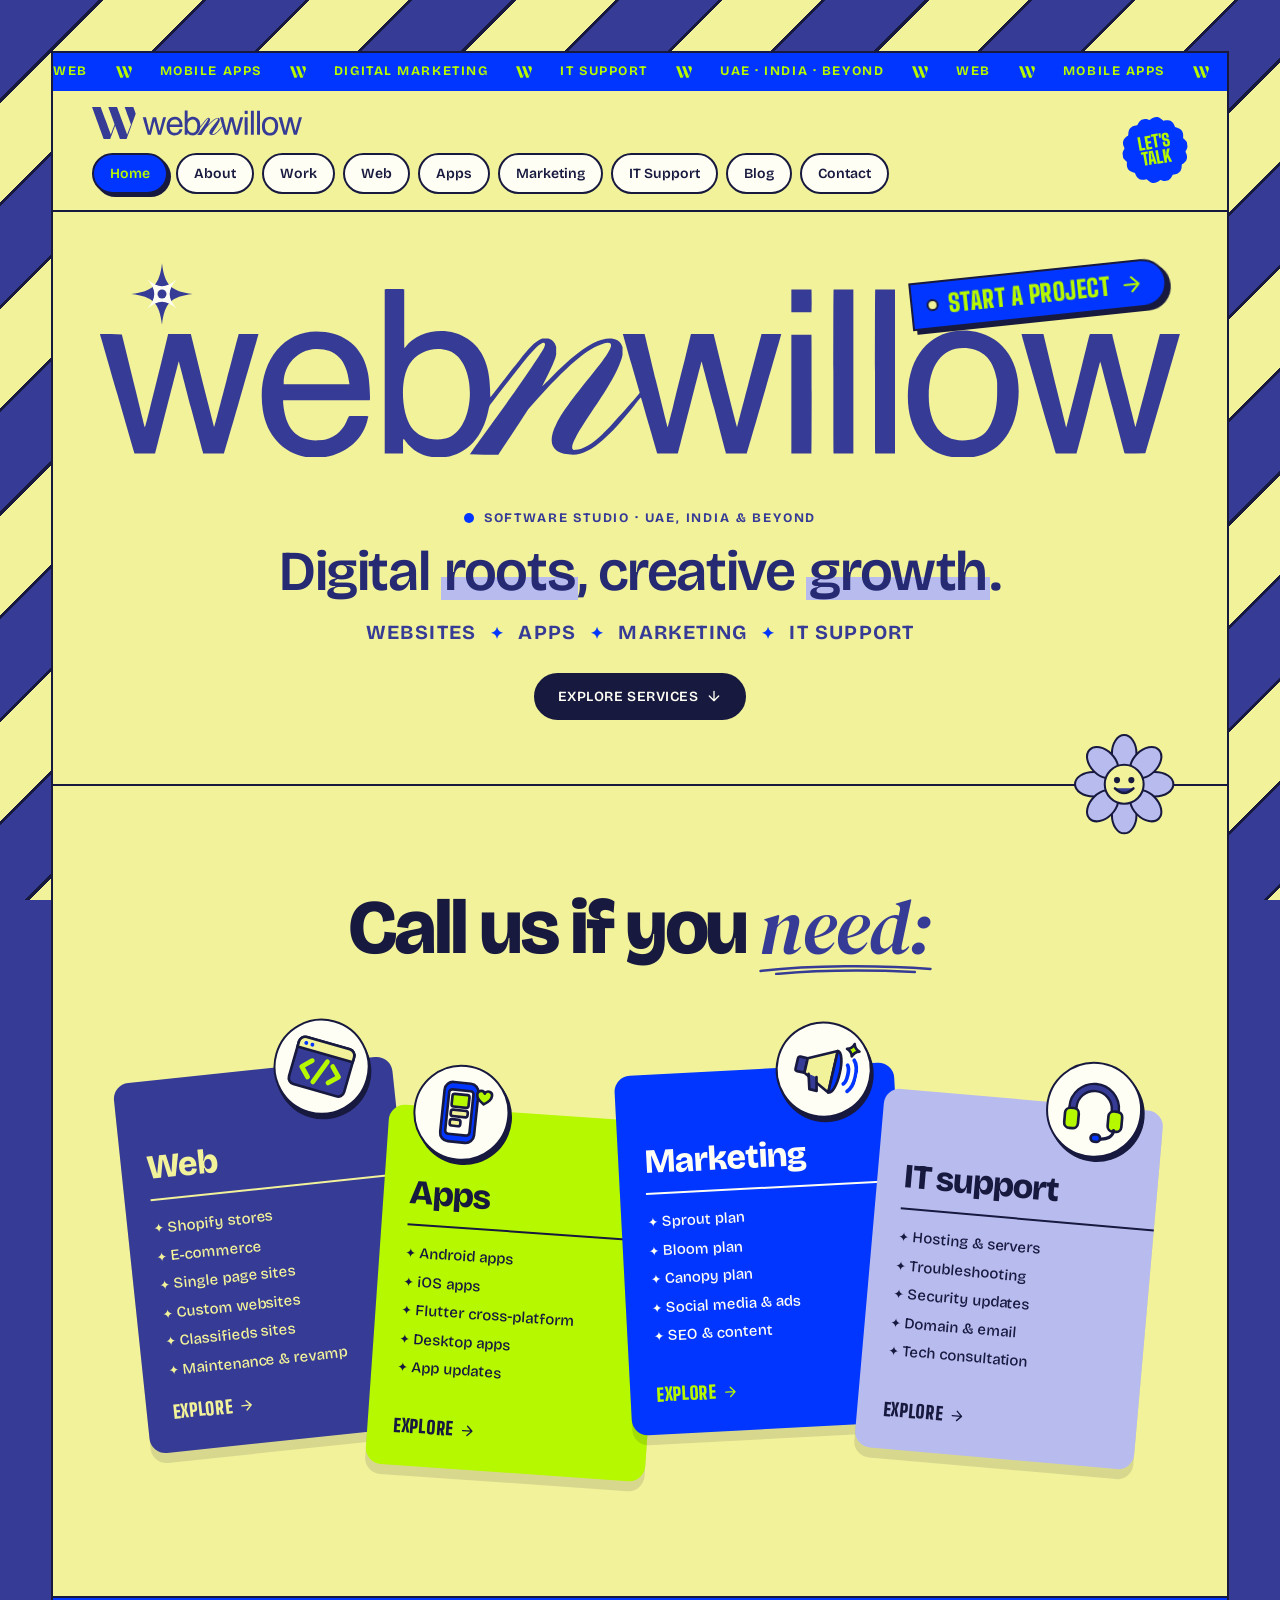
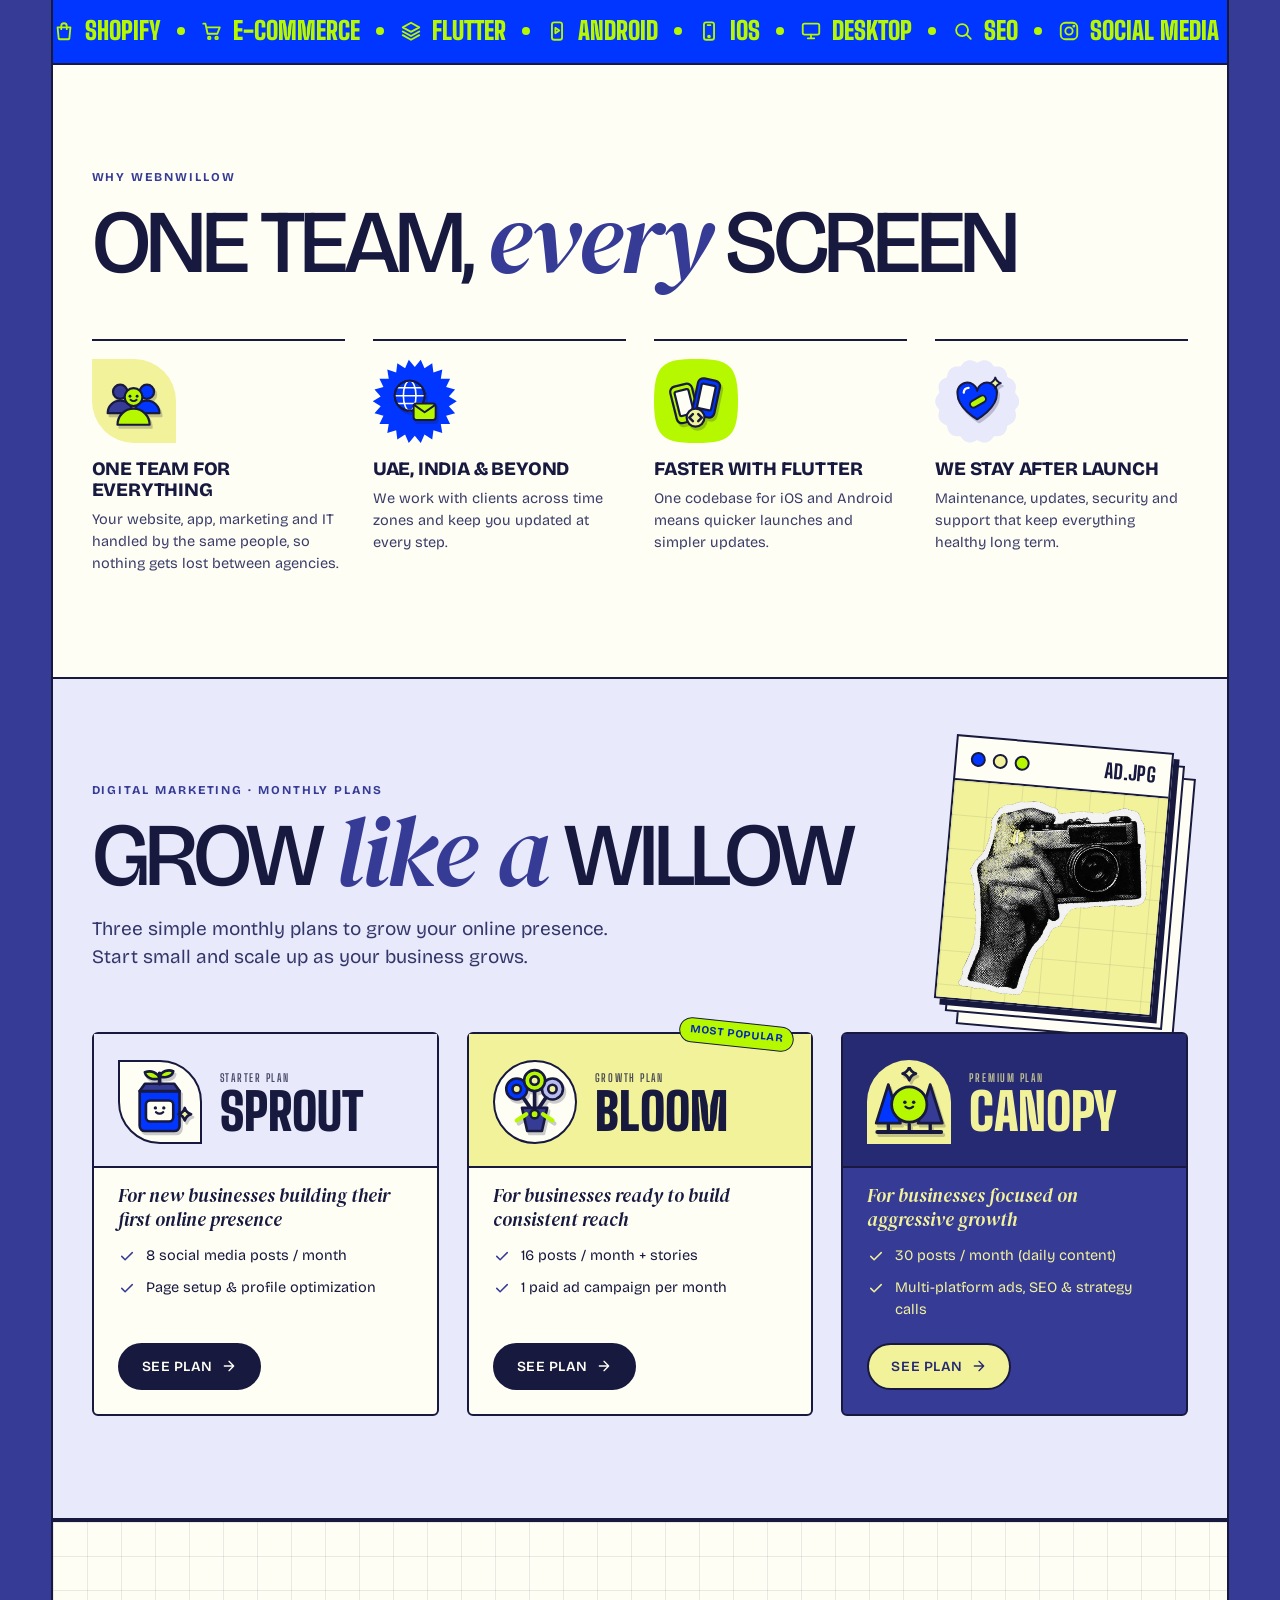
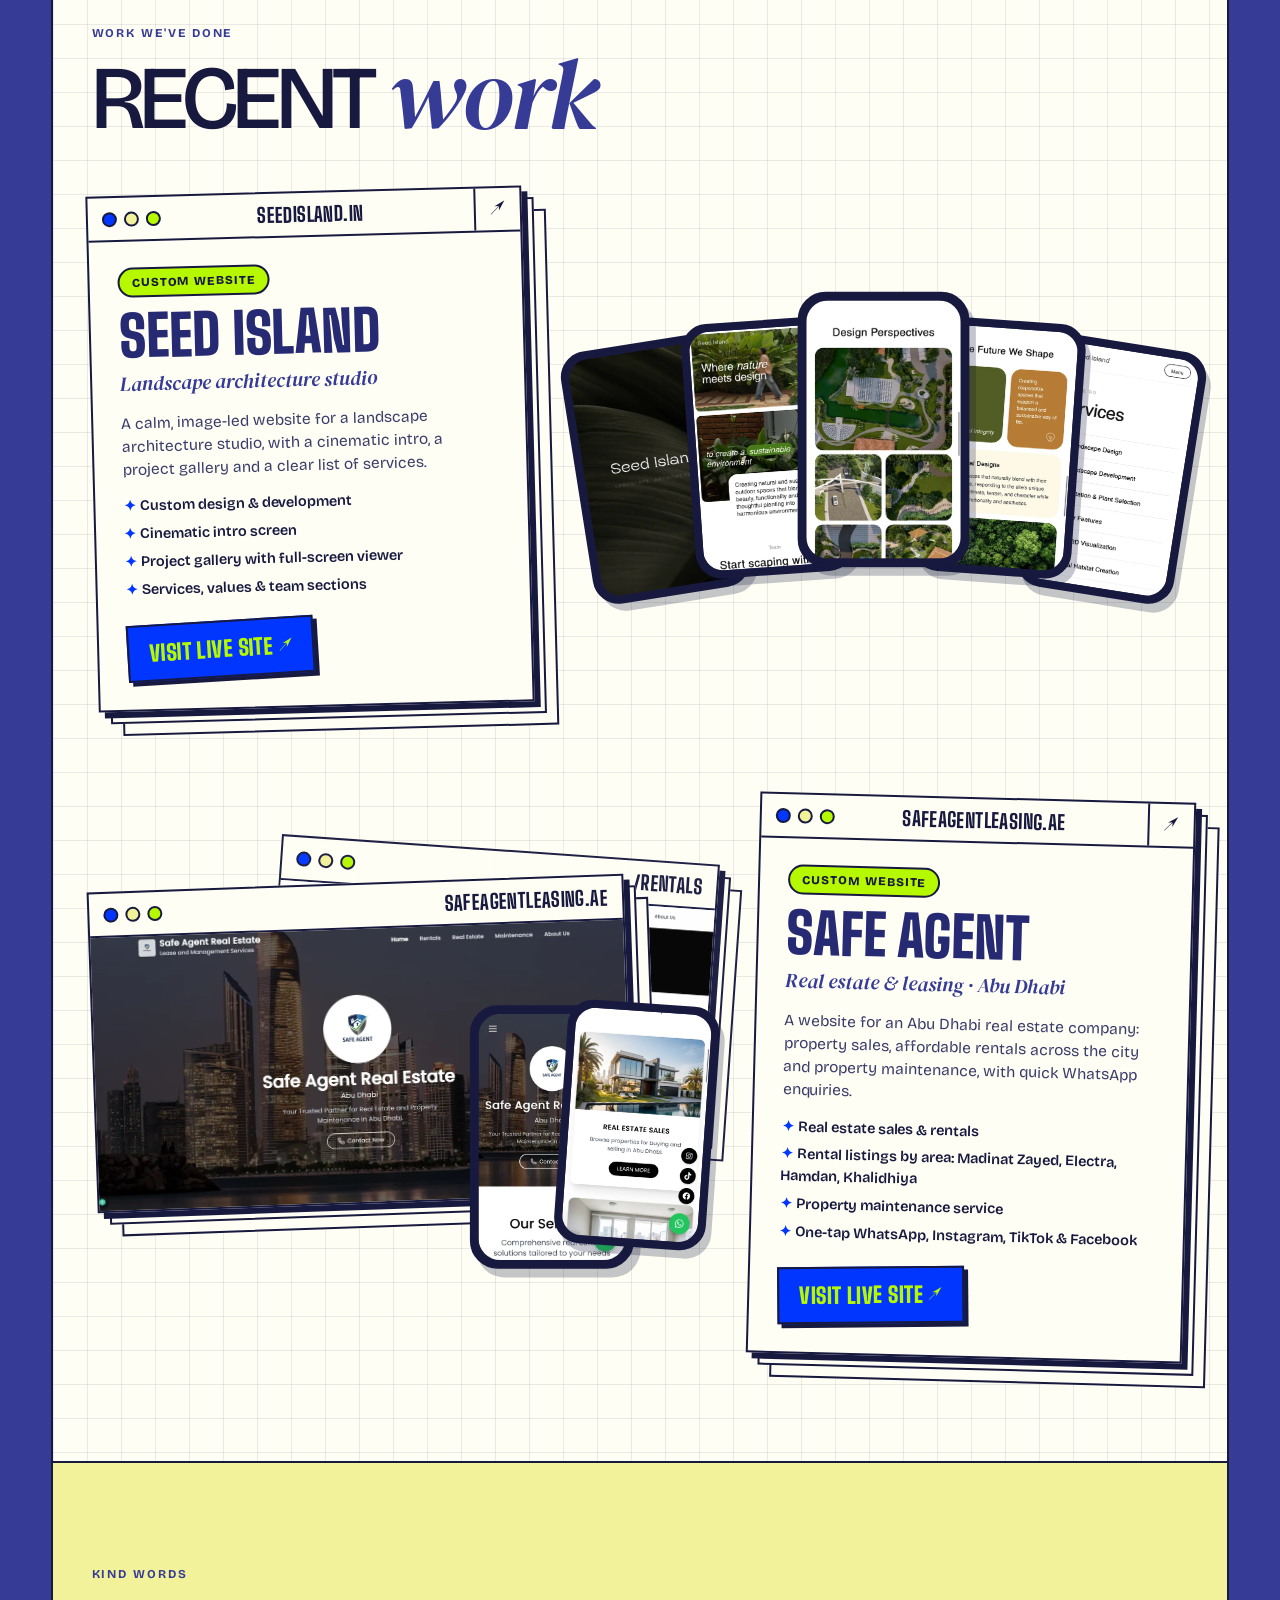
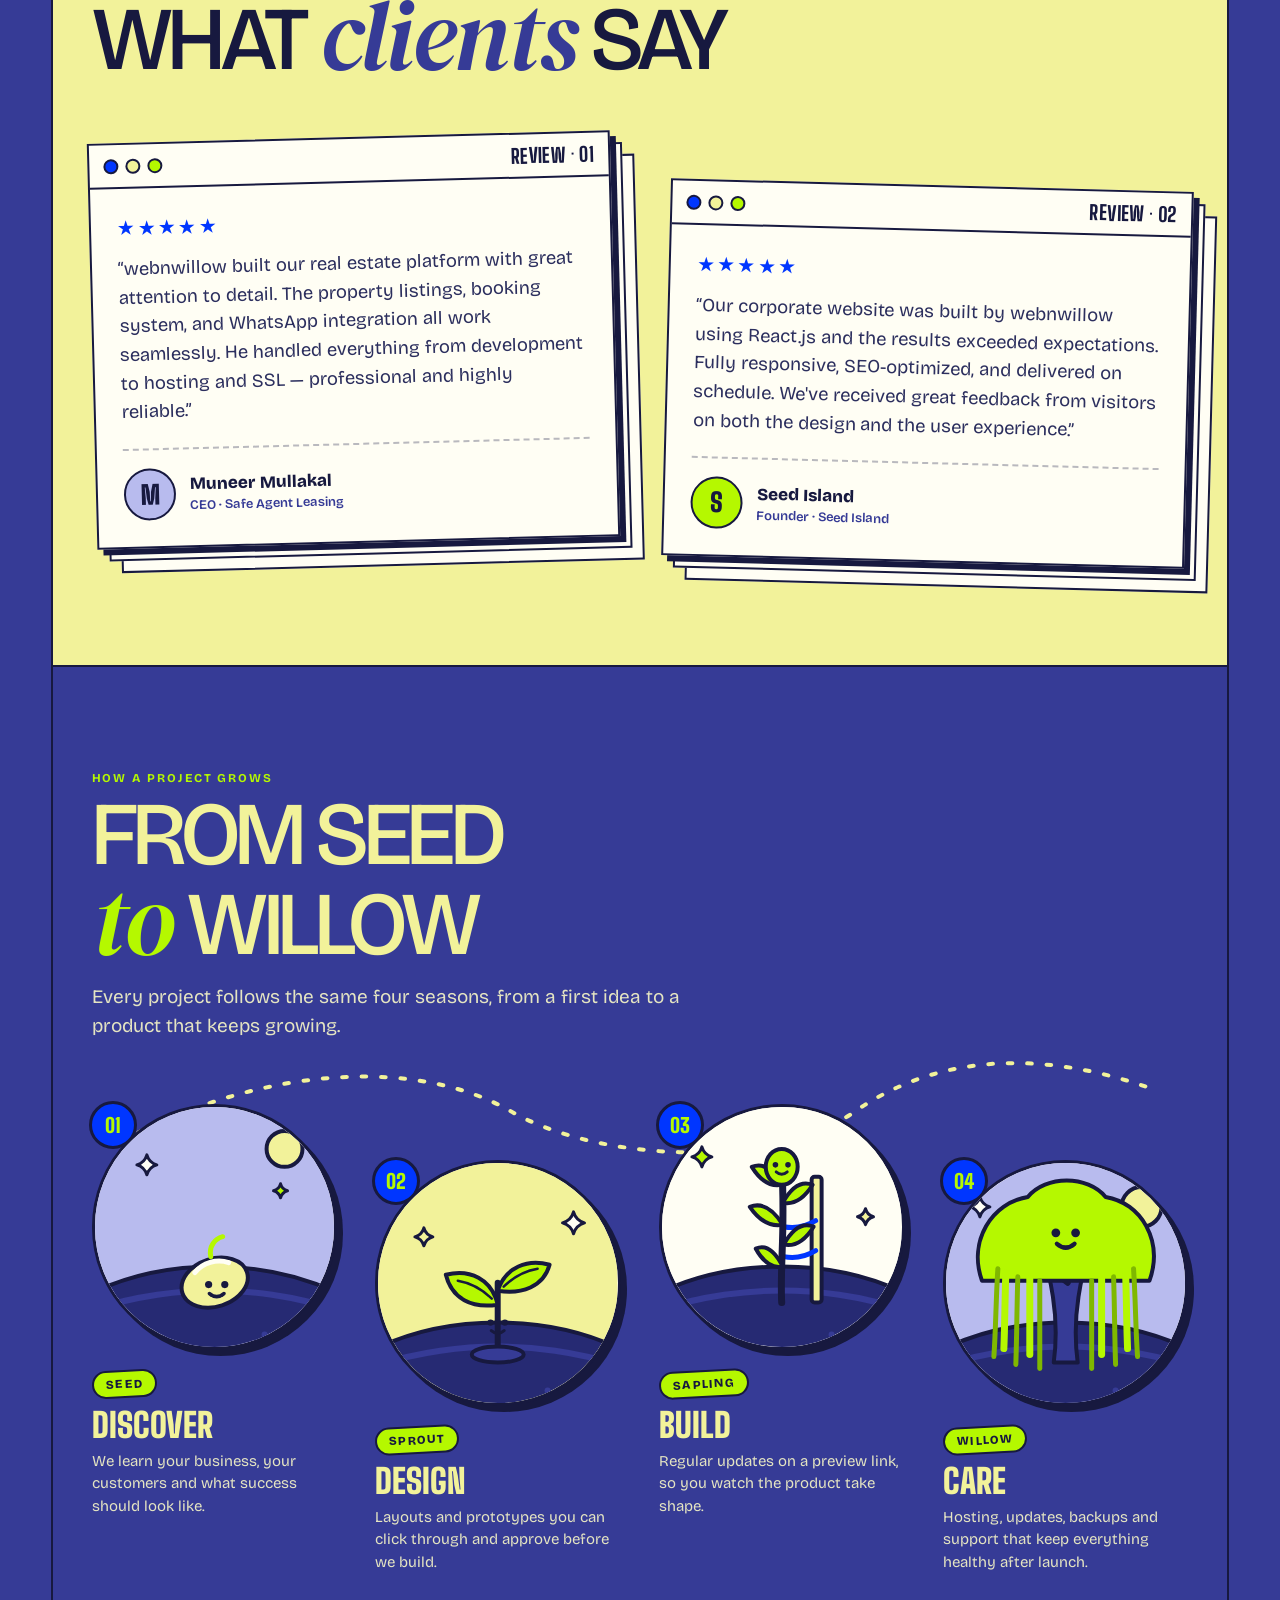
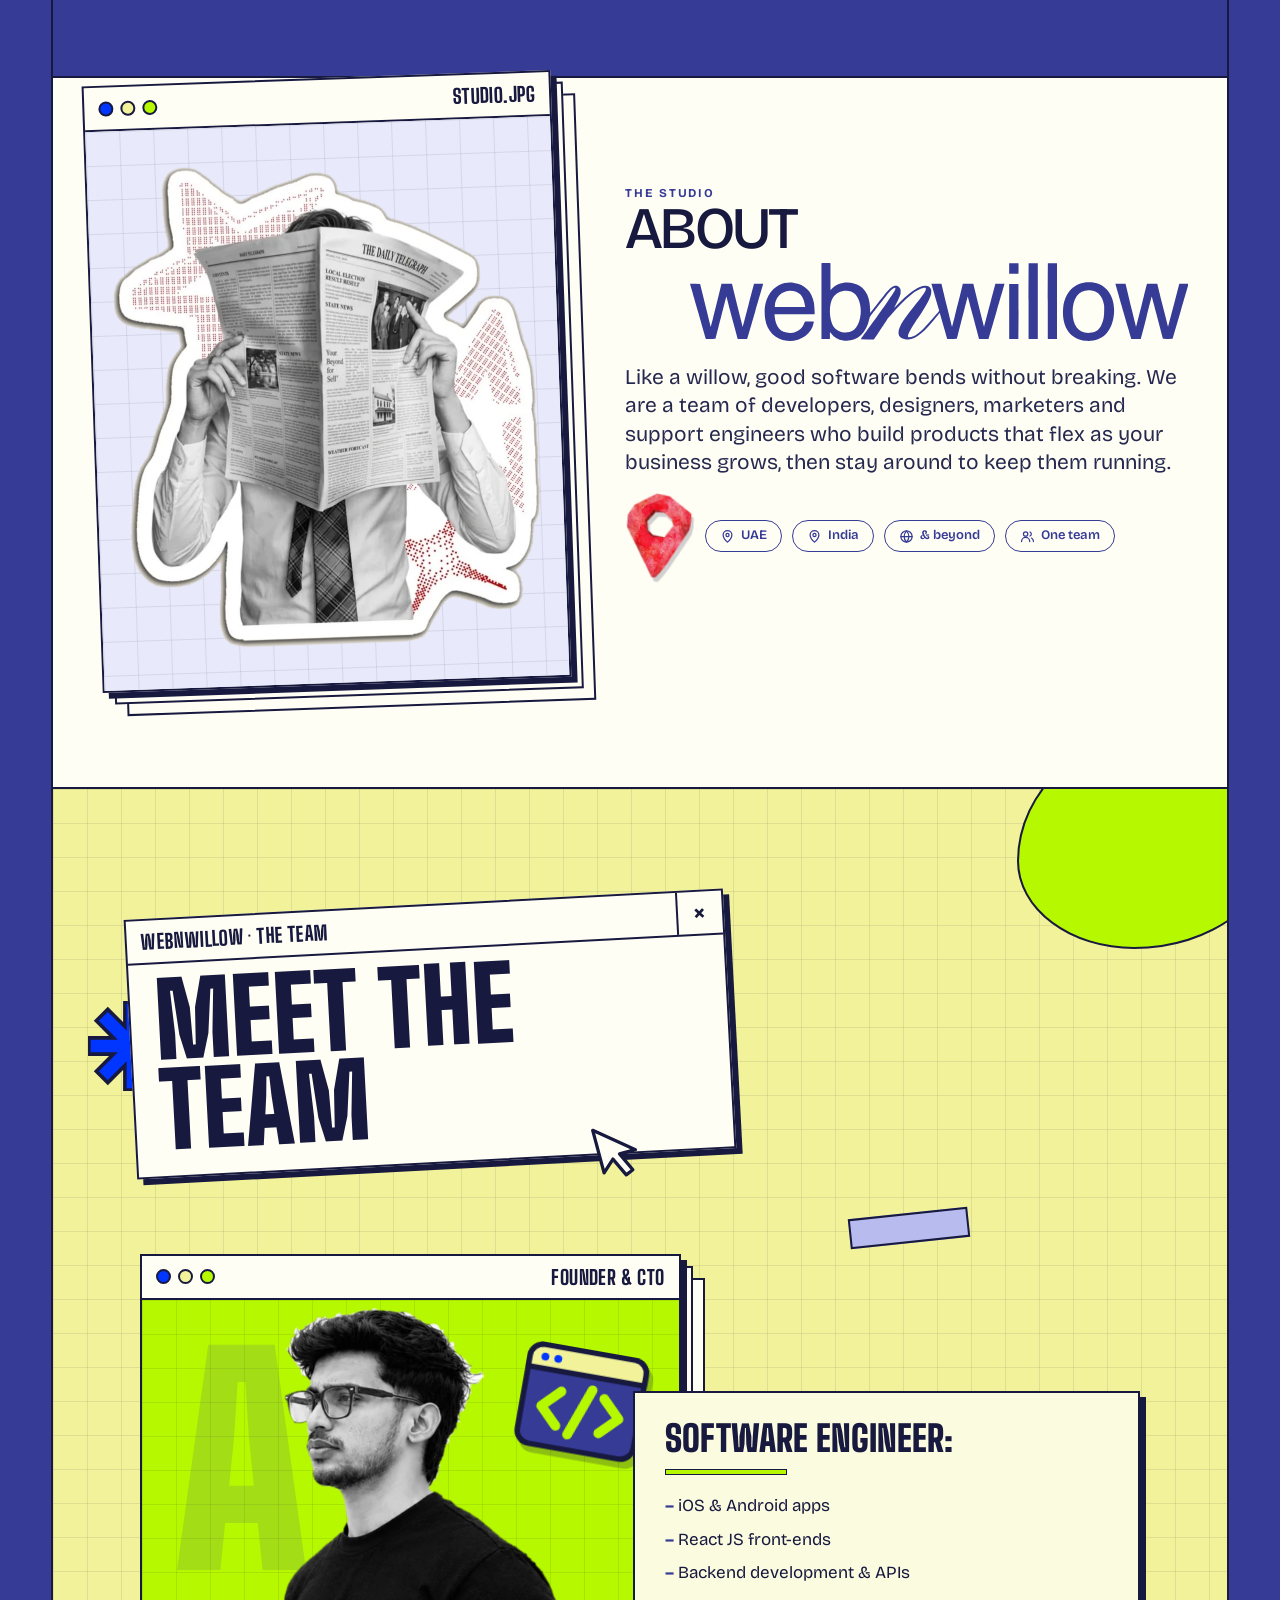
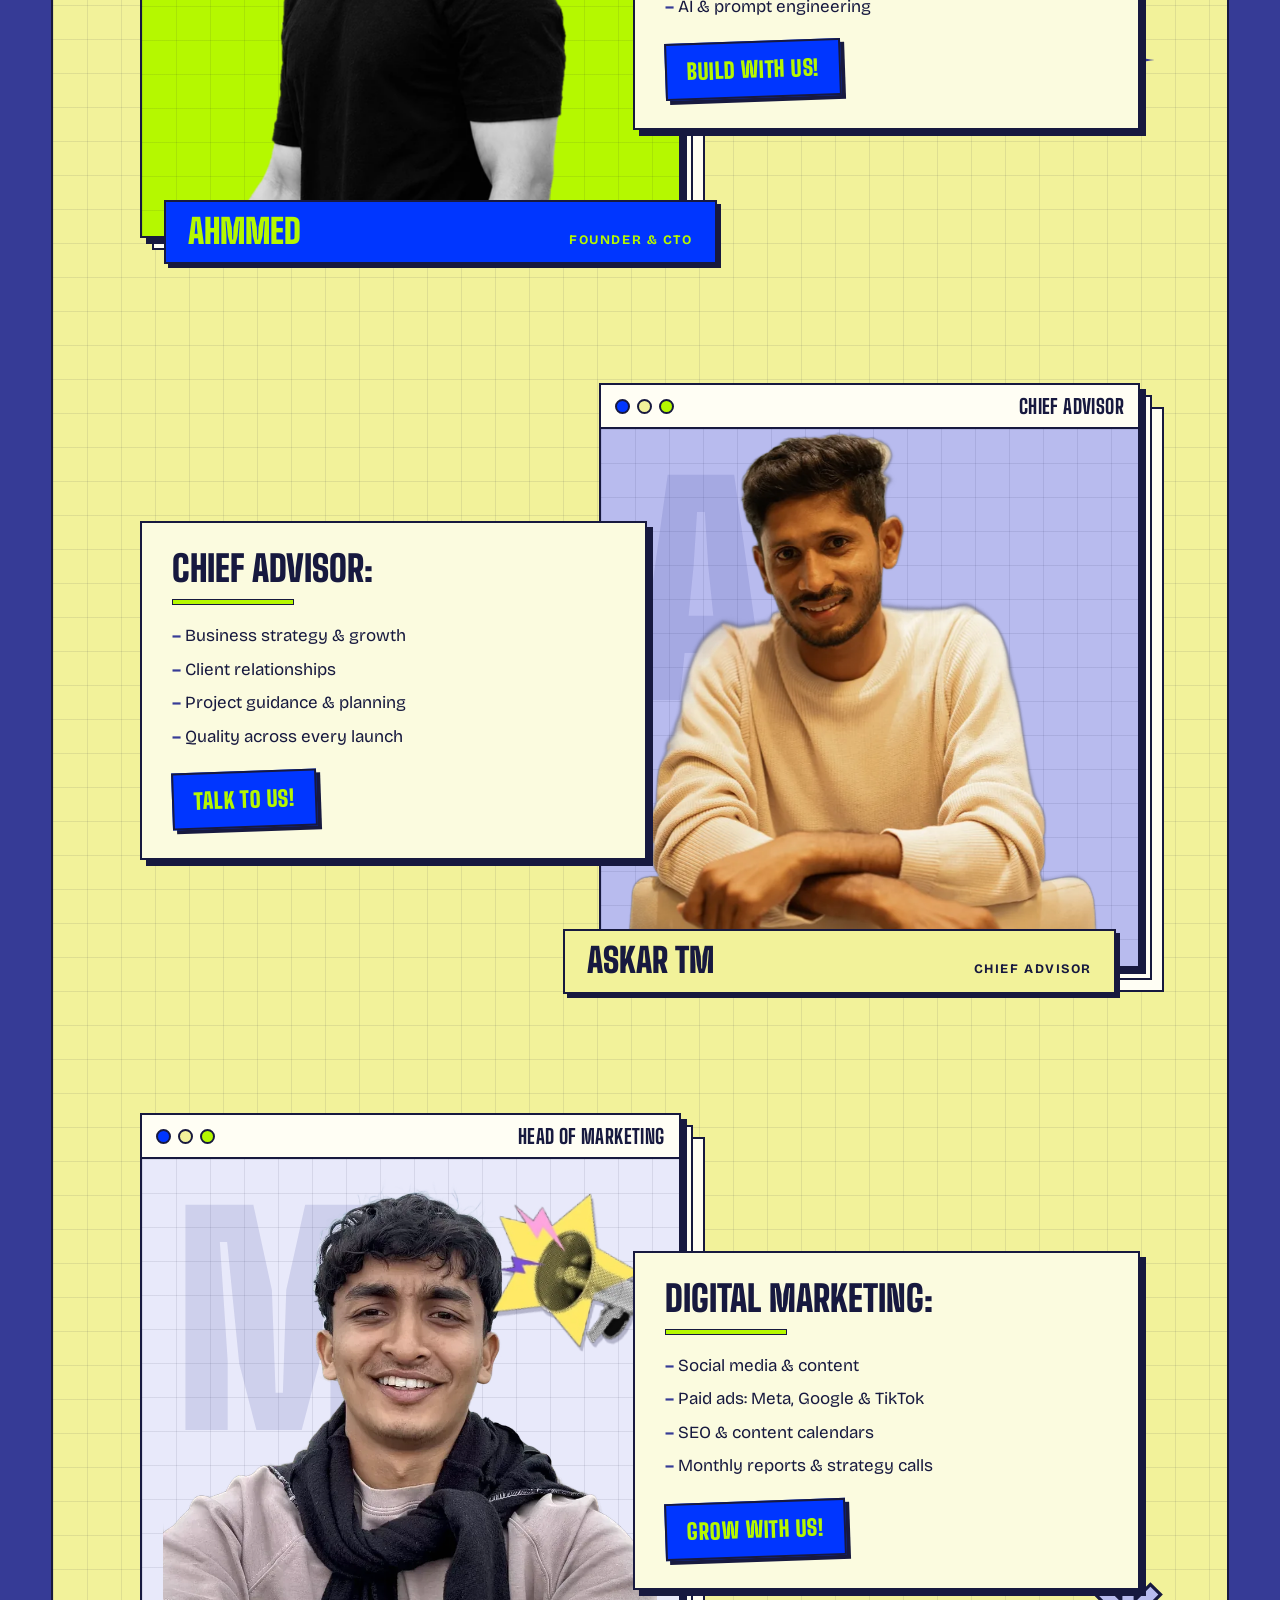
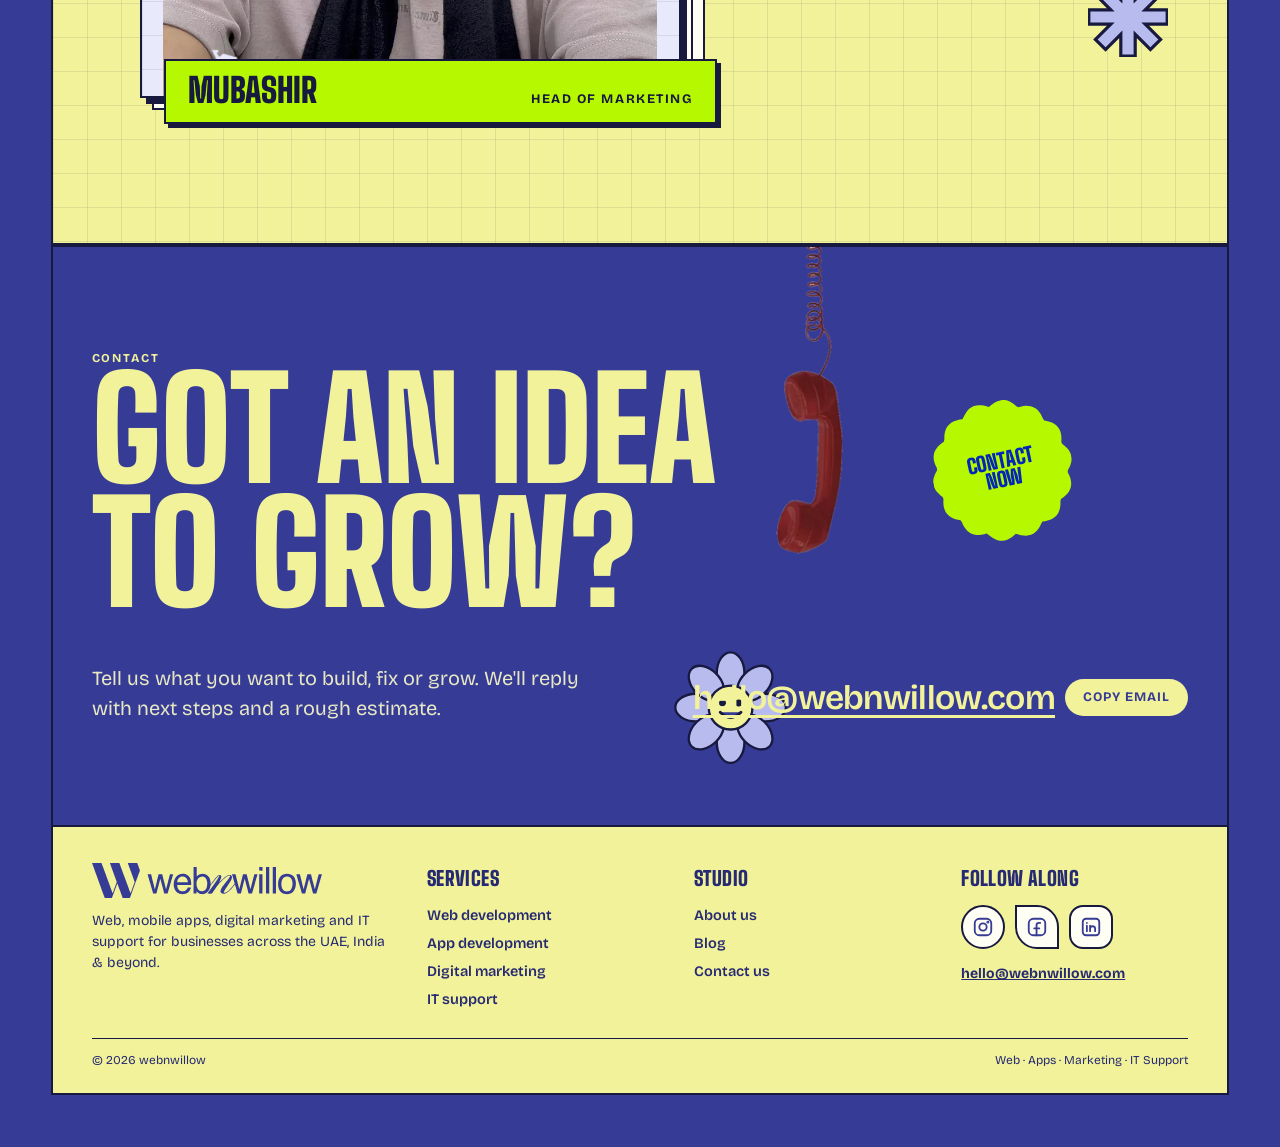
<file: index.html>
<!doctype html>
<html lang="en">
<head>
<meta charset="utf-8">
<meta name="viewport" content="width=device-width, initial-scale=1, viewport-fit=cover">
<title>webnwillow Studio</title>
<meta name="description" content="webnwillow - web development, mobile apps, digital marketing and IT support for businesses across the UAE, India and beyond.">
<link rel="icon" href="assets/webnwillow-mark.svg" type="image/svg+xml">
<link rel="preload" href="assets/fonts/bricolage-grotesque.woff2" as="font" type="font/woff2" crossorigin>
<link rel="preload" href="assets/fonts/big-shoulders-display.woff2" as="font" type="font/woff2" crossorigin>
<link rel="stylesheet" href="assets/css/site.css">
<script>try{if(!sessionStorage.getItem('wnw-intro')&&!matchMedia('(prefers-reduced-motion: reduce)').matches)document.documentElement.classList.add('intro-on')}catch(e){}</script>
</head>
<body data-page="home">
<div class="intro" id="intro" aria-hidden="true">
  <div class="intro-lock">
    <svg class="intro-mark" viewBox="1.2 1.2 80.6 59"><use href="#wmark"/></svg>
    <svg class="intro-logo" viewBox="1.2 1.2 371 58"><use href="#logo"/></svg>
  </div>
  <p class="intro-tag">Digital roots, creative growth.</p>
</div>
<div class="site">
  <div id="site-header"></div>

  <main>
    <section class="hero wrap">
      <svg class="spark" aria-hidden="true"><use href="#spark"/></svg>
      <div class="hero-logo">
        <h1><svg class="logo" role="img" aria-label="webnwillow"><use href="#logo"/></svg></h1>
        <a class="tag-cta" href="contact.html"><span class="hole" aria-hidden="true"></span>Start a project<svg aria-hidden="true"><use href="#i-arrow"/></svg></a>
      </div>
      <div class="hero-row">
        <div class="hero-copy">
          <p class="hero-kicker"><span class="dot"></span>Software studio · UAE, India &amp; beyond</p>
          <p class="hero-lede">Digital <mark>roots</mark>, creative <mark>growth</mark>.</p>
          <p class="hero-svc-line"><span>Websites</span><span>Apps</span><span>Marketing</span><span>IT support</span></p>
          <a class="pill-ink" href="#services">Explore services <svg aria-hidden="true" style="transform:rotate(90deg)"><use href="#i-arrow"/></svg></a>
        </div>
      </div>
      <svg class="flower" aria-hidden="true"><use href="#flower"/></svg>
    </section>

    <section class="svc-fan section wrap" id="services">
      <h2 class="fan-title">Call us if you <span class="n">need:</span></h2>
      <p class="swipe-hint m-only" aria-hidden="true">Swipe the cards →</p>
      <div class="fan">
        <a class="fan-card f-web" href="web-development.html" style="--r:-6deg">
          <span class="fan-sticker"><svg aria-hidden="true"><use href="#s-code"/></svg></span>
          <h3>Web</h3>
          <ul><li>Shopify stores</li><li>E-commerce</li><li>Single page sites</li><li>Custom websites</li><li>Classifieds sites</li><li>Maintenance &amp; revamp</li></ul>
          <span class="fan-go">Explore <svg aria-hidden="true"><use href="#i-arrow"/></svg></span>
        </a>
        <a class="fan-card f-apps" href="app-development.html" style="--r:4deg">
          <span class="fan-sticker"><svg aria-hidden="true"><use href="#s-phone"/></svg></span>
          <h3>Apps</h3>
          <ul><li>Android apps</li><li>iOS apps</li><li>Flutter cross-platform</li><li>Desktop apps</li><li>App updates</li></ul>
          <span class="fan-go">Explore <svg aria-hidden="true"><use href="#i-arrow"/></svg></span>
        </a>
        <a class="fan-card f-mkt" href="digital-marketing.html" style="--r:-3deg">
          <span class="fan-sticker"><svg aria-hidden="true"><use href="#s-megaphone"/></svg></span>
          <h3>Marketing</h3>
          <ul><li>Sprout plan</li><li>Bloom plan</li><li>Canopy plan</li><li>Social media &amp; ads</li><li>SEO &amp; content</li></ul>
          <span class="fan-go">Explore <svg aria-hidden="true"><use href="#i-arrow"/></svg></span>
        </a>
        <a class="fan-card f-it" href="it-support.html" style="--r:5deg">
          <span class="fan-sticker"><svg aria-hidden="true"><use href="#s-headset"/></svg></span>
          <h3>IT support</h3>
          <ul><li>Hosting &amp; servers</li><li>Troubleshooting</li><li>Security updates</li><li>Domain &amp; email</li><li>Tech consultation</li></ul>
          <span class="fan-go">Explore <svg aria-hidden="true"><use href="#i-arrow"/></svg></span>
        </a>
      </div>
    </section>

    <div class="tagband" aria-hidden="true">
      <div class="tagtrack">
        <span>
          <b class="tag"><svg><use href="#i-bag"/></svg>Shopify</b><span class="dot"></span>
          <b class="tag"><svg><use href="#i-cart"/></svg>E-commerce</b><span class="dot"></span>
          <b class="tag"><svg><use href="#i-layers"/></svg>Flutter</b><span class="dot"></span>
          <b class="tag"><svg><use href="#i-android"/></svg>Android</b><span class="dot"></span>
          <b class="tag"><svg><use href="#i-ios"/></svg>iOS</b><span class="dot"></span>
          <b class="tag"><svg><use href="#i-desktop"/></svg>Desktop</b><span class="dot"></span>
          <b class="tag"><svg><use href="#i-search"/></svg>SEO</b><span class="dot"></span>
          <b class="tag"><svg><use href="#i-instagram"/></svg>Social media</b><span class="dot"></span>
          <b class="tag"><svg><use href="#i-shield"/></svg>Security</b><span class="dot"></span>
          <b class="tag"><svg><use href="#i-globe"/></svg>Domains &amp; email</b><span class="dot"></span>
        </span>
        <span>
          <b class="tag"><svg><use href="#i-bag"/></svg>Shopify</b><span class="dot"></span>
          <b class="tag"><svg><use href="#i-cart"/></svg>E-commerce</b><span class="dot"></span>
          <b class="tag"><svg><use href="#i-layers"/></svg>Flutter</b><span class="dot"></span>
          <b class="tag"><svg><use href="#i-android"/></svg>Android</b><span class="dot"></span>
          <b class="tag"><svg><use href="#i-ios"/></svg>iOS</b><span class="dot"></span>
          <b class="tag"><svg><use href="#i-desktop"/></svg>Desktop</b><span class="dot"></span>
          <b class="tag"><svg><use href="#i-search"/></svg>SEO</b><span class="dot"></span>
          <b class="tag"><svg><use href="#i-instagram"/></svg>Social media</b><span class="dot"></span>
          <b class="tag"><svg><use href="#i-shield"/></svg>Security</b><span class="dot"></span>
          <b class="tag"><svg><use href="#i-globe"/></svg>Domains &amp; email</b><span class="dot"></span>
        </span>
      </div>
    </div>

    <section class="section wrap">
      <div class="eyebrow">Why webnwillow</div>
      <h2 class="big">One team, <span class="n">every</span> screen</h2>
      <div class="why">
        <article>
          <div class="ico leaf" style="--bg:var(--butter)"><svg aria-hidden="true"><use href="#s-users"/></svg></div>
          <h3>One team for everything</h3>
          <p>Your website, app, marketing and IT handled by the same people, so nothing gets lost between agencies.</p>
        </article>
        <article>
          <div class="ico shape-burst" style="--bg:var(--blue);--fg:var(--lime)"><svg aria-hidden="true"><use href="#s-globe"/></svg></div>
          <h3>UAE, India &amp; beyond</h3>
          <p>We work with clients across time zones and keep you updated at every step.</p>
        </article>
        <article>
          <div class="ico squircle" style="--bg:var(--lime)"><svg aria-hidden="true"><use href="#s-layers"/></svg></div>
          <h3>Faster with Flutter</h3>
          <p>One codebase for iOS and Android means quicker launches and simpler updates.</p>
        </article>
        <article>
          <div class="ico shape-scallop" style="--bg:var(--mist)"><svg aria-hidden="true"><use href="#s-heart"/></svg></div>
          <h3>We stay after launch</h3>
          <p>Maintenance, updates, security and support that keep everything healthy long term.</p>
        </article>
      </div>
    </section>

    <section class="section wrap svcs-bg plans-sec" style="border-block:var(--line)">
      <div class="plans-cam win-stack" aria-hidden="true"><div class="win"><div class="win-bar"><span class="dots"><i></i><i></i><i></i></span><b>ad.jpg</b></div><div class="plans-cam-body grid-bg"><img loading="lazy" decoding="async" src="assets/img/camera-sticker.webp?v=1" alt="" width="746" height="760"></div></div></div>
      <div class="eyebrow">Digital marketing · Monthly plans</div>
      <h2 class="big">Grow <span class="n">like a</span> willow</h2>
      <p class="lede">Three simple monthly plans to grow your online presence. Start small and scale up as your business grows.</p>
      <p class="swipe-hint m-only" aria-hidden="true">Swipe to see all plans →</p>
      <div class="plans">
        <article class="plan p1">
          <div class="top"><div class="ico leaf bordered" style="--bg:var(--paper)"><svg aria-hidden="true"><use href="#s-packet"/></svg></div><div><div class="tier">Starter plan</div><h3 class="cond">Sprout</h3></div></div>
          <p class="for">For new businesses building their first online presence</p>
          <ul><li><svg aria-hidden="true"><use href="#i-check"/></svg>8 social media posts / month</li><li><svg aria-hidden="true"><use href="#i-check"/></svg>Page setup &amp; profile optimization</li></ul>
          <a class="pill-ink cta-pill" href="digital-marketing.html">See plan <svg aria-hidden="true"><use href="#i-arrow"/></svg></a>
        </article>
        <article class="plan p2">
          <span class="sticker">Most popular</span>
          <div class="top"><div class="ico disc bordered" style="--bg:var(--paper)"><svg aria-hidden="true"><use href="#s-bouquet"/></svg></div><div><div class="tier">Growth plan</div><h3 class="cond">Bloom</h3></div></div>
          <p class="for">For businesses ready to build consistent reach</p>
          <ul><li><svg aria-hidden="true"><use href="#i-check"/></svg>16 posts / month + stories</li><li><svg aria-hidden="true"><use href="#i-check"/></svg>1 paid ad campaign per month</li></ul>
          <a class="pill-ink cta-pill" href="digital-marketing.html">See plan <svg aria-hidden="true"><use href="#i-arrow"/></svg></a>
        </article>
        <article class="plan p3">
          <div class="top"><div class="ico arch" style="--bg:var(--butter)"><svg aria-hidden="true"><use href="#s-forest"/></svg></div><div><div class="tier">Premium plan</div><h3 class="cond">Canopy</h3></div></div>
          <p class="for">For businesses focused on aggressive growth</p>
          <ul><li><svg aria-hidden="true"><use href="#i-check"/></svg>30 posts / month (daily content)</li><li><svg aria-hidden="true"><use href="#i-check"/></svg>Multi-platform ads, SEO &amp; strategy calls</li></ul>
          <a class="pill-ink pill-butter cta-pill" href="digital-marketing.html">See plan <svg aria-hidden="true"><use href="#i-arrow"/></svg></a>
        </article>
      </div>
    </section>

    <section class="work section wrap grid-bg" id="work">
      <div class="eyebrow">Work we've done</div>
      <h2 class="big">Recent <span class="n">work</span></h2>
      <article class="case">
        <div class="win-stack case-info">
          <div class="win">
            <div class="win-bar"><span class="dots"><i></i><i></i><i></i></span><b>seedisland.in</b><span class="x" aria-hidden="true">↗</span></div>
            <div class="case-body">
              <span class="case-tag">Custom website</span>
              <h3>Seed Island</h3>
              <p class="case-sub">Landscape architecture studio</p>
              <p>A calm, image-led website for a landscape architecture studio, with a cinematic intro, a project gallery and a clear list of services.</p>
              <ul>
                <li>Custom design &amp; development</li>
                <li>Cinematic intro screen</li>
                <li>Project gallery with full-screen viewer</li>
                <li>Services, values &amp; team sections</li>
              </ul>
              <a class="btn-tag" href="https://seedisland.in/" target="_blank" rel="noopener">Visit live site ↗</a>
            </div>
          </div>
        </div>
        <div class="case-phones" aria-label="Screens from the Seed Island website"><figure class="phone"><img loading="lazy" src="assets/img/work-seed-intro.webp?v=1" alt="Seed Island intro screen with the logo on dark leaves" width="420" height="703"></figure><figure class="phone"><img loading="lazy" src="assets/img/work-seed-home.webp?v=1" alt="Seed Island home page: Where nature meets design" width="420" height="703"></figure><figure class="phone"><img loading="lazy" src="assets/img/work-seed-gallery.webp?v=1" alt="Seed Island Design Perspectives gallery of landscape renders" width="420" height="703"></figure><figure class="phone"><img loading="lazy" src="assets/img/work-seed-values.webp?v=1" alt="Seed Island The Future We Shape values section" width="420" height="703"></figure><figure class="phone"><img loading="lazy" src="assets/img/work-seed-services.webp?v=1" alt="Seed Island services list" width="420" height="703"></figure></div>
      </article>
      <article class="case case-flip">
        <div class="win-stack case-info">
          <div class="win">
            <div class="win-bar"><span class="dots"><i></i><i></i><i></i></span><b>safeagentleasing.ae</b><span class="x" aria-hidden="true">↗</span></div>
            <div class="case-body">
              <span class="case-tag">Custom website</span>
              <h3>Safe Agent</h3>
              <p class="case-sub">Real estate &amp; leasing · Abu Dhabi</p>
              <p>A website for an Abu Dhabi real estate company: property sales, affordable rentals across the city and property maintenance, with quick WhatsApp enquiries.</p>
              <ul>
                <li>Real estate sales &amp; rentals</li>
                <li>Rental listings by area: Madinat Zayed, Electra, Hamdan, Khalidhiya</li>
                <li>Property maintenance service</li>
                <li>One-tap WhatsApp, Instagram, TikTok &amp; Facebook</li>
              </ul>
              <a class="btn-tag" href="https://safeagentleasing.ae/" target="_blank" rel="noopener">Visit live site ↗</a>
            </div>
          </div>
        </div>
        <div class="case-art sa-art">
          <div class="win-stack sa-back"><div class="win"><div class="win-bar"><span class="dots"><i></i><i></i><i></i></span><b>/rentals</b></div><img loading="lazy" src="assets/img/work-safe-d-rentals.webp?v=1" alt="Safe Agent rental properties page with Abu Dhabi areas" width="1100" height="566"></div></div>
          <div class="win-stack sa-front"><div class="win"><div class="win-bar"><span class="dots"><i></i><i></i><i></i></span><b>safeagentleasing.ae</b></div><img loading="lazy" src="assets/img/work-safe-d-home.webp?v=1" alt="Safe Agent Real Estate home page over the Abu Dhabi skyline at night" width="1100" height="563"></div></div>
          <figure class="phone sa-p1"><img loading="lazy" src="assets/img/work-safe-m-home.webp?v=1" alt="Safe Agent home page on a phone" width="420" height="703"></figure>
          <figure class="phone sa-p2"><img loading="lazy" src="assets/img/work-safe-m-sales.webp?v=1" alt="Safe Agent real estate sales service on a phone" width="420" height="703"></figure>
        </div>
      </article>
    </section>

    <section class="testi section wrap" id="testimonials">
      <div class="eyebrow">Kind words</div>
      <h2 class="big">What <span class="n">clients</span> say</h2>
      <div class="testi-grid">
        <figure class="win-stack testi-card">
          <div class="win">
            <div class="win-bar"><span class="dots"><i></i><i></i><i></i></span><b>Review · 01</b></div>
            <div class="testi-body">
              <span class="testi-stars" aria-label="5 out of 5 stars">★★★★★</span>
              <blockquote>“webnwillow built our real estate platform with great attention to detail. The property listings, booking system, and WhatsApp integration all work seamlessly. He handled everything from development to hosting and SSL — professional and highly reliable.”</blockquote>
              <figcaption><span class="testi-av" aria-hidden="true">M</span><span><b>Muneer Mullakal</b><small>CEO · Safe Agent Leasing</small></span></figcaption>
            </div>
          </div>
        </figure>
        <figure class="win-stack testi-card">
          <div class="win">
            <div class="win-bar"><span class="dots"><i></i><i></i><i></i></span><b>Review · 02</b></div>
            <div class="testi-body">
              <span class="testi-stars" aria-label="5 out of 5 stars">★★★★★</span>
              <blockquote>“Our corporate website was built by webnwillow using React.js and the results exceeded expectations. Fully responsive, SEO-optimized, and delivered on schedule. We've received great feedback from visitors on both the design and the user experience.”</blockquote>
              <figcaption><span class="testi-av" aria-hidden="true" style="background:var(--lime)">S</span><span><b>Seed Island</b><small>Founder · Seed Island</small></span></figcaption>
            </div>
          </div>
        </figure>
      </div>
    </section>

    <section class="grow section wrap" id="process">
      <div class="grow-head">
        <div class="eyebrow">How a project grows</div>
        <h2 class="big">From seed <span class="n">to</span> willow</h2>
        <p class="lede">Every project follows the same four seasons, from a first idea to a product that keeps growing.</p>
      </div>
      <svg class="grow-path" viewBox="0 0 1000 120" preserveAspectRatio="none" aria-hidden="true"><path d="M20 90C160 10 300 10 380 60S620 120 700 60 880 0 980 40" fill="none" stroke="#F2F29A" stroke-width="4" stroke-dasharray="4 14" stroke-linecap="round"/></svg>
      <p class="swipe-hint m-only light" aria-hidden="true">Swipe through the seasons →</p>
      <ol class="grow-list">
        <li class="grow-step">
          <div class="grow-pic"><svg class="gstage" viewBox="0 0 240 240" role="img" aria-label="A smiling seed resting in the soil"><rect width="240" height="240" fill="#B8BBEE"/><g stroke="#17193F" stroke-width="4" stroke-linejoin="round" stroke-linecap="round"><path d="M52 48Q54.2 55.8 62 58Q54.2 60.2 52 68Q49.8 60.2 42 58Q49.8 55.8 52 48Z" fill="#FFFEF4" stroke-width="3"/><path d="M186 77Q187.54 82.46 193 84Q187.54 85.54 186 91Q184.46 85.54 179 84Q184.46 82.46 186 77Z" fill="#B5F800" stroke-width="3"/><circle cx="190" cy="42" r="18" fill="#F2F29A"/><path d="M-10 190c50-26 100-30 130-30s80 4 130 30v70H-10z" fill="#262A73"/><path d="M-10 206c50-18 100-22 130-22s80 4 130 22" fill="none" stroke="#363B96" stroke-width="6"/><circle cx="40" cy="222" r="3" fill="#363B96" stroke="none"/><circle cx="70" cy="236" r="3" fill="#363B96" stroke="none"/><circle cx="170" cy="228" r="3" fill="#363B96" stroke="none"/><circle cx="200" cy="216" r="3" fill="#363B96" stroke="none"/><circle cx="120" cy="244" r="3" fill="#363B96" stroke="none"/><ellipse cx="120" cy="176" rx="34" ry="24" fill="#F2F29A" transform="rotate(-18 120 176)"/><path d="M100 166c8-10 22-14 34-10" fill="none" stroke="#FFFEF4" stroke-width="5"/><circle cx="113.9" cy="178" r="3.6" fill="#17193F" stroke="none"/><circle cx="130.1" cy="178" r="3.6" fill="#17193F" stroke="none"/><path d="M114.8 187.0q7.2 6.3 14.4 0" fill="none" stroke="#17193F" stroke-width="3.6"/><path d="M116 150c-2-10 4-18 12-20" fill="none" stroke="#B5F800" stroke-width="5"/></g></svg><span class="grow-num">01</span></div>
          <span class="grow-stage">Seed</span>
          <h3>Discover</h3>
          <p>We learn your business, your customers and what success should look like.</p>
        </li>
        <li class="grow-step">
          <div class="grow-pic"><svg class="gstage" viewBox="0 0 240 240" role="img" aria-label="A small sprout with two leaves"><rect width="240" height="240" fill="#F2F29A"/><g stroke="#17193F" stroke-width="4" stroke-linejoin="round" stroke-linecap="round"><path d="M46 65Q47.98 72.02 55 74Q47.98 75.98 46 83Q44.02 75.98 37 74Q44.02 72.02 46 65Z" fill="#F2F29A" stroke-width="3"/><path d="M196 49Q198.42 57.58 207 60Q198.42 62.42 196 71Q193.58 62.42 185 60Q193.58 57.58 196 49Z" fill="#FFFEF4" stroke-width="3"/><path d="M-10 190c50-26 100-30 130-30s80 4 130 30v70H-10z" fill="#262A73"/><path d="M-10 206c50-18 100-22 130-22s80 4 130 22" fill="none" stroke="#363B96" stroke-width="6"/><circle cx="40" cy="222" r="3" fill="#363B96" stroke="none"/><circle cx="70" cy="236" r="3" fill="#363B96" stroke="none"/><circle cx="170" cy="228" r="3" fill="#363B96" stroke="none"/><circle cx="200" cy="216" r="3" fill="#363B96" stroke="none"/><circle cx="120" cy="244" r="3" fill="#363B96" stroke="none"/><path d="M120 190V120" fill="none" stroke-width="6"/><path d="M120 142c-6-26-28-36-52-30 6 24 26 34 52 30z" fill="#B5F800"/><path d="M120 128c8-24 30-32 52-26-6 22-28 30-52 26z" fill="#B5F800"/><path d="M80 118c12 2 24 8 34 18M160 106c-12 2-24 8-34 18" fill="none" stroke="#17193F" stroke-width="2.5"/><ellipse cx="120" cy="192" rx="26" ry="8" fill="#363B96"/><circle cx="112.8" cy="160" r="3.2" fill="#17193F" stroke="none"/><circle cx="127.2" cy="160" r="3.2" fill="#17193F" stroke="none"/><path d="M113.6 168.0q6.4 5.6000000000000005 12.8 0" fill="none" stroke="#17193F" stroke-width="3.2"/></g></svg><span class="grow-num">02</span></div>
          <span class="grow-stage">Sprout</span>
          <h3>Design</h3>
          <p>Layouts and prototypes you can click through and approve before we build.</p>
        </li>
        <li class="grow-step">
          <div class="grow-pic"><svg class="gstage" viewBox="0 0 240 240" role="img" aria-label="A young sapling tied to a wooden stake"><rect width="240" height="240" fill="#FFFEF4"/><g stroke="#17193F" stroke-width="4" stroke-linejoin="round" stroke-linecap="round"><path d="M40 40Q42.2 47.8 50 50Q42.2 52.2 40 60Q37.8 52.2 30 50Q37.8 47.8 40 40Z" fill="#B5F800" stroke-width="3"/><path d="M204 102Q205.76 108.24 212 110Q205.76 111.76 204 118Q202.24 111.76 196 110Q202.24 108.24 204 102Z" fill="#F2F29A" stroke-width="3"/><path d="M-10 190c50-26 100-30 130-30s80 4 130 30v70H-10z" fill="#262A73"/><path d="M-10 206c50-18 100-22 130-22s80 4 130 22" fill="none" stroke="#363B96" stroke-width="6"/><circle cx="40" cy="222" r="3" fill="#363B96" stroke="none"/><circle cx="70" cy="236" r="3" fill="#363B96" stroke="none"/><circle cx="170" cy="228" r="3" fill="#363B96" stroke="none"/><circle cx="200" cy="216" r="3" fill="#363B96" stroke="none"/><circle cx="120" cy="244" r="3" fill="#363B96" stroke="none"/><rect x="150" y="70" width="10" height="126" rx="3" fill="#F2F29A"/><path d="M122 120c10 2 22 0 32-6M122 150c10 2 22 0 32-6" fill="none" stroke="#0036FF" stroke-width="5"/><path d="M120 196C118 160 124 120 120 60" fill="none" stroke-width="7"/><path d="M120 78c-10 -18 -20 -22 -30 -18 10 16 20 20 30 18z" fill="#B5F800"/><path d="M121 96c10 -18 20 -22 30 -18 -10 16 -20 20 -30 18z" fill="#B5F800"/><path d="M121 118c-11 -18 -22 -22 -33 -18 11 16 22 20 33 18z" fill="#B5F800"/><path d="M122 138c10 -18 20 -22 30 -18 -10 16 -20 20 -30 18z" fill="#B5F800"/><path d="M121 160c-9 -18 -18 -22 -27 -18 9 16 18 20 27 18z" fill="#B5F800"/><ellipse cx="120" cy="60" rx="16" ry="18" fill="#B5F800"/><circle cx="113.7" cy="58" r="2.8" fill="#17193F" stroke="none"/><circle cx="126.3" cy="58" r="2.8" fill="#17193F" stroke="none"/><path d="M114.4 65.0q5.6 4.8999999999999995 11.2 0" fill="none" stroke="#17193F" stroke-width="2.8"/></g></svg><span class="grow-num">03</span></div>
          <span class="grow-stage">Sapling</span>
          <h3>Build</h3>
          <p>Regular updates on a preview link, so you watch the product take shape.</p>
        </li>
        <li class="grow-step">
          <div class="grow-pic"><svg class="gstage" viewBox="0 0 240 240" role="img" aria-label="A full grown willow tree"><rect width="240" height="240" fill="#B8BBEE"/><g stroke="#17193F" stroke-width="4" stroke-linejoin="round" stroke-linecap="round"><circle cx="196" cy="44" r="20" fill="#F2F29A"/><path d="M34 34Q36.2 41.8 44 44Q36.2 46.2 34 54Q31.8 46.2 24 44Q31.8 41.8 34 34Z" fill="#FFFEF4" stroke-width="3"/><path d="M-10 190c50-26 100-30 130-30s80 4 130 30v70H-10z" fill="#262A73"/><path d="M-10 206c50-18 100-22 130-22s80 4 130 22" fill="none" stroke="#363B96" stroke-width="6"/><circle cx="40" cy="222" r="3" fill="#363B96" stroke="none"/><circle cx="70" cy="236" r="3" fill="#363B96" stroke="none"/><circle cx="170" cy="228" r="3" fill="#363B96" stroke="none"/><circle cx="200" cy="216" r="3" fill="#363B96" stroke="none"/><circle cx="120" cy="244" r="3" fill="#363B96" stroke="none"/><path d="M108 200c4-30 2-60 -6-92h36c-8 32-10 62-6 92z" fill="#363B96"/><path d="M122 120c-20-18-44-20-62-8M122 118c18-16 40-18 58-6" fill="none" stroke-width="6"/><path d="M36 118c-14-40 10-78 46-84 18-22 60-22 78 0 36 6 58 44 44 84z" fill="#B5F800"/><path d="M52 106c-2 30 -2 60 -4 88" fill="none" stroke="#7FB800" stroke-width="5"/><path d="M72 114c-1 30 -1 60 -2 88" fill="none" stroke="#7FB800" stroke-width="5"/><path d="M94 118c0 30 0 60 0 88" fill="none" stroke="#7FB800" stroke-width="5"/><path d="M146 118c0 30 0 60 0 88" fill="none" stroke="#7FB800" stroke-width="5"/><path d="M168 114c1 30 1 60 2 88" fill="none" stroke="#7FB800" stroke-width="5"/><path d="M188 106c2 30 2 60 4 88" fill="none" stroke="#7FB800" stroke-width="5"/><path d="M60 110c-1 26 -1 52 -2 76" fill="none" stroke="#B5F800" stroke-width="7"/><path d="M84 116c0 26 0 52 0 76" fill="none" stroke="#B5F800" stroke-width="7"/><path d="M156 116c0 26 0 52 0 76" fill="none" stroke="#B5F800" stroke-width="7"/><path d="M180 110c1 26 1 52 2 76" fill="none" stroke="#B5F800" stroke-width="7"/><circle cx="110.1" cy="70" r="4.4" fill="#17193F" stroke="none"/><circle cx="129.9" cy="70" r="4.4" fill="#17193F" stroke="none"/><path d="M111.2 81.0q8.8 7.700000000000001 17.6 0" fill="none" stroke="#17193F" stroke-width="4.4"/></g></svg><span class="grow-num">04</span></div>
          <span class="grow-stage">Willow</span>
          <h3>Care</h3>
          <p>Hosting, updates, backups and support that keep everything healthy after launch.</p>
        </li>
      </ol>
    </section>

    <section class="section wrap" style="padding-top:0">
      <div class="about">
        <div class="win-stack about-win"><div class="win"><div class="win-bar"><span class="dots"><i></i><i></i><i></i></span><b>studio.jpg</b></div><div class="win-body grid-bg"><img loading="lazy" decoding="async" src="assets/img/newspaper-reader.webp?v=1" alt="Person in a shirt and tie reading a newspaper" width="724" height="830"></div></div></div>
        <div>
          <div class="eyebrow">The studio</div>
          <h2>About<span><svg class="logo" role="img" aria-label="webnwillow"><use href="#logo"/></svg></span></h2>
          <p>Like a willow, good software bends without breaking. We are a team of developers, designers, marketers and support engineers who build products that flex as your business grows, then stay around to keep them running.</p>
          <div class="facts-wrap"><img loading="lazy" decoding="async" class="pin-sticker" src="assets/img/icon-pin.webp?v=1" alt="" width="137" height="180"><div class="facts">
            <span><svg aria-hidden="true"><use href="#i-pin"/></svg>UAE</span>
            <span><svg aria-hidden="true"><use href="#i-pin"/></svg>India</span>
            <span><svg aria-hidden="true"><use href="#i-globe"/></svg>&amp; beyond</span>
            <span><svg aria-hidden="true"><use href="#i-users"/></svg>One team</span>
          </div></div>
        </div>
      </div>
    </section>

    <section class="team wrap grid-bg" id="team">
      <div class="deco deco-blob" aria-hidden="true"></div>
      <svg class="deco deco-ast" viewBox="0 0 100 100" aria-hidden="true"><g stroke="#17193F" stroke-width="22" stroke-linecap="square"><path d="M50 10v80M10 50h80M22 22l56 56M78 22L22 78"/></g><g stroke="#0036FF" stroke-width="14" stroke-linecap="square"><path d="M50 10v80M10 50h80M22 22l56 56M78 22L22 78"/></g></svg>
      <svg class="deco deco-ast b" viewBox="0 0 100 100" aria-hidden="true"><g stroke="#17193F" stroke-width="22" stroke-linecap="square"><path d="M50 10v80M10 50h80M22 22l56 56M78 22L22 78"/></g><g stroke="#B8BBEE" stroke-width="14" stroke-linecap="square"><path d="M50 10v80M10 50h80M22 22l56 56M78 22L22 78"/></g></svg>
      <div class="deco deco-bar a" aria-hidden="true"></div>
      <div class="deco deco-bar b" aria-hidden="true"></div>
      <svg class="deco deco-spark" aria-hidden="true"><use href="#spark"/></svg>

      <div class="win team-title">
        <div class="win-bar"><b>webnwillow · the team</b><span class="x" aria-hidden="true">×</span></div>
        <h2 class="cond">Meet the team</h2>
        <svg class="cursor" viewBox="0 0 40 52" aria-hidden="true"><path d="M3 3l0 40 11-10 8 17 7-3-8-17h15z" fill="#FFFEF4" stroke="#17193F" stroke-width="3" stroke-linejoin="round"/></svg>
      </div>

      <article class="member member-flip">
        <div class="win-stack member-win">
          <div class="win">
            <div class="win-bar"><span class="dots"><i></i><i></i><i></i></span><b>Founder &amp; CTO</b></div>
            <div class="win-body grid-bg" style="background-color:var(--lime)"><span class="initial" aria-hidden="true">A</span><img loading="lazy" decoding="async" class="member-photo" src="assets/img/team-ahmmed.webp?v=2" alt="Ahmmed, founder and CTO of webnwillow" width="654" height="900"><span class="member-stickers mini" aria-hidden="true"><svg><use href="#s-code"/></svg></span></div>
          </div>
          <div class="member-name" style="background:var(--blue);color:var(--lime)"><b>Ahmmed</b><small>Founder &amp; CTO</small></div>
        </div>
        <div class="member-notes">
          <h3>Software engineer:</h3>
          <ul>
            <li>iOS &amp; Android apps</li>
            <li>React JS front-ends</li>
            <li>Backend development &amp; APIs</li>
            <li>AI &amp; prompt engineering</li>
          </ul>
          <a class="btn-tag" href="app-development.html">Build with us!</a>
        </div>
      </article>

      <article class="member">
        <div class="member-notes">
          <h3>Chief advisor:</h3>
          <ul>
            <li>Business strategy &amp; growth</li>
            <li>Client relationships</li>
            <li>Project guidance &amp; planning</li>
            <li>Quality across every launch</li>
          </ul>
          <a class="btn-tag" href="contact.html">Talk to us!</a>
        </div>
        <div class="win-stack member-win">
          <div class="win">
            <div class="win-bar"><span class="dots"><i></i><i></i><i></i></span><b>Chief Advisor</b></div>
            <div class="win-body grid-bg" style="background-color:var(--peri)"><span class="initial" aria-hidden="true">A</span><img loading="lazy" decoding="async" class="member-photo" src="assets/img/team-askar.webp?v=1" alt="Askar TM, chief advisor at webnwillow" width="742" height="900"></div>
          </div>
          <div class="member-name" style="background:var(--butter)"><b>Askar TM</b><small>Chief advisor</small></div>
        </div>
      </article>

      <article class="member member-flip">
        <div class="win-stack member-win">
          <div class="win">
            <div class="win-bar"><span class="dots"><i></i><i></i><i></i></span><b>Head of Marketing</b></div>
            <div class="win-body grid-bg"><span class="initial" aria-hidden="true">M</span><img loading="lazy" decoding="async" class="member-photo" src="assets/img/team-mubashir.webp?v=3" alt="Mubashir, head of marketing at webnwillow" width="858" height="900"><img loading="lazy" decoding="async" class="member-mega" src="assets/img/icon-megaphone.webp?v=1" alt="" width="355" height="339"></div>
          </div>
          <div class="member-name"><b>Mubashir</b><small>Head of Marketing</small></div>
        </div>
        <div class="member-notes">
          <h3>Digital marketing:</h3>
          <ul>
            <li>Social media &amp; content</li>
            <li>Paid ads: Meta, Google &amp; TikTok</li>
            <li>SEO &amp; content calendars</li>
            <li>Monthly reports &amp; strategy calls</li>
          </ul>
          <a class="btn-tag" href="digital-marketing.html">Grow with us!</a>
        </div>
      </article>
    </section>

    <section class="cta wrap">
      <img loading="lazy" decoding="async" class="hang-phone" src="assets/img/icon-phone.webp?v=1" alt="" width="74" height="340">
      <a class="scallop shape-scallop" href="contact.html"><span>Contact<br>now</span></a>
      <div class="eyebrow">Contact</div>
      <h2 class="cond">Got an idea to grow?</h2>
      <div class="cta-row">
        <p>Tell us what you want to build, fix or grow. We'll reply with next steps and a rough estimate.</p>
        <div class="mail"><a data-email href="contact.html">Email us</a><button class="copy" type="button" data-copy>Copy email</button></div>
      </div>
      <svg class="flower" aria-hidden="true"><use href="#flower"/></svg>
    </section>
  </main>

  <div id="site-footer"></div>
</div>
<script src="assets/js/site.js"></script>
</body>
</html>
</file>
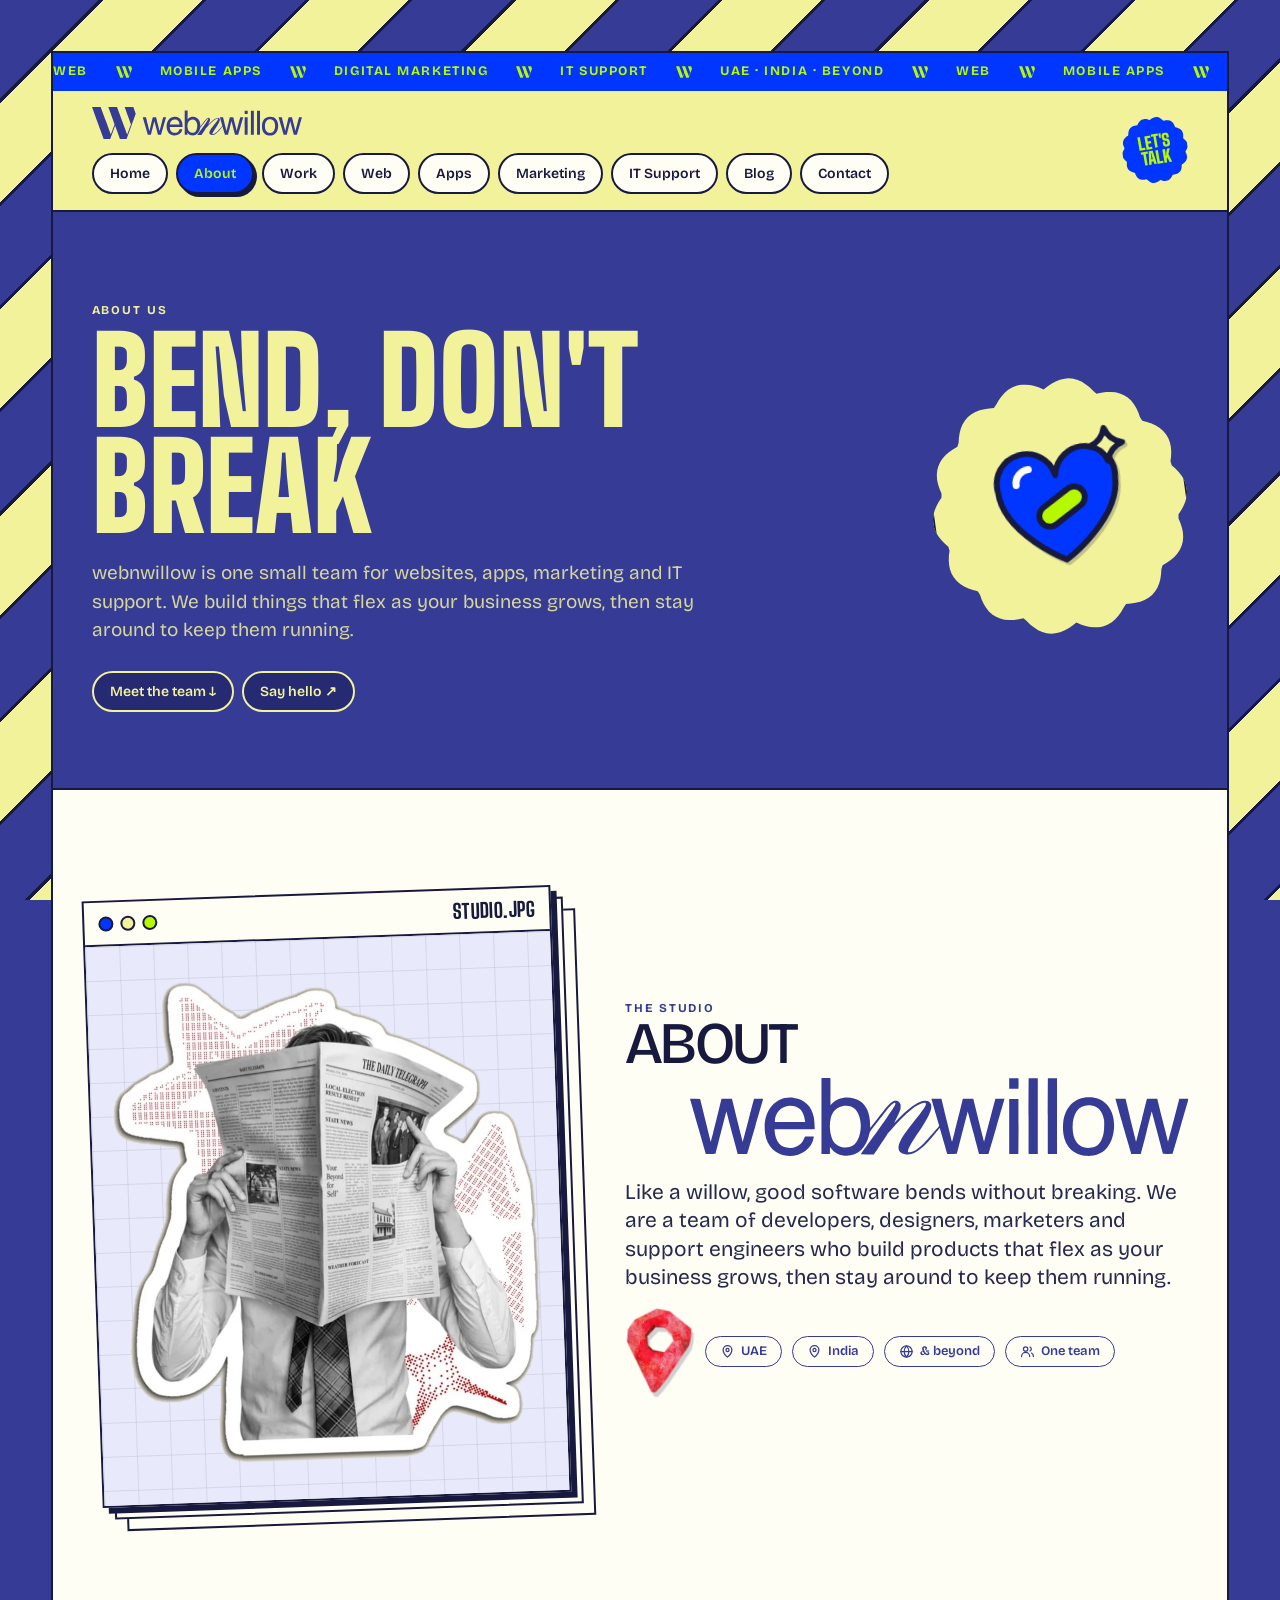
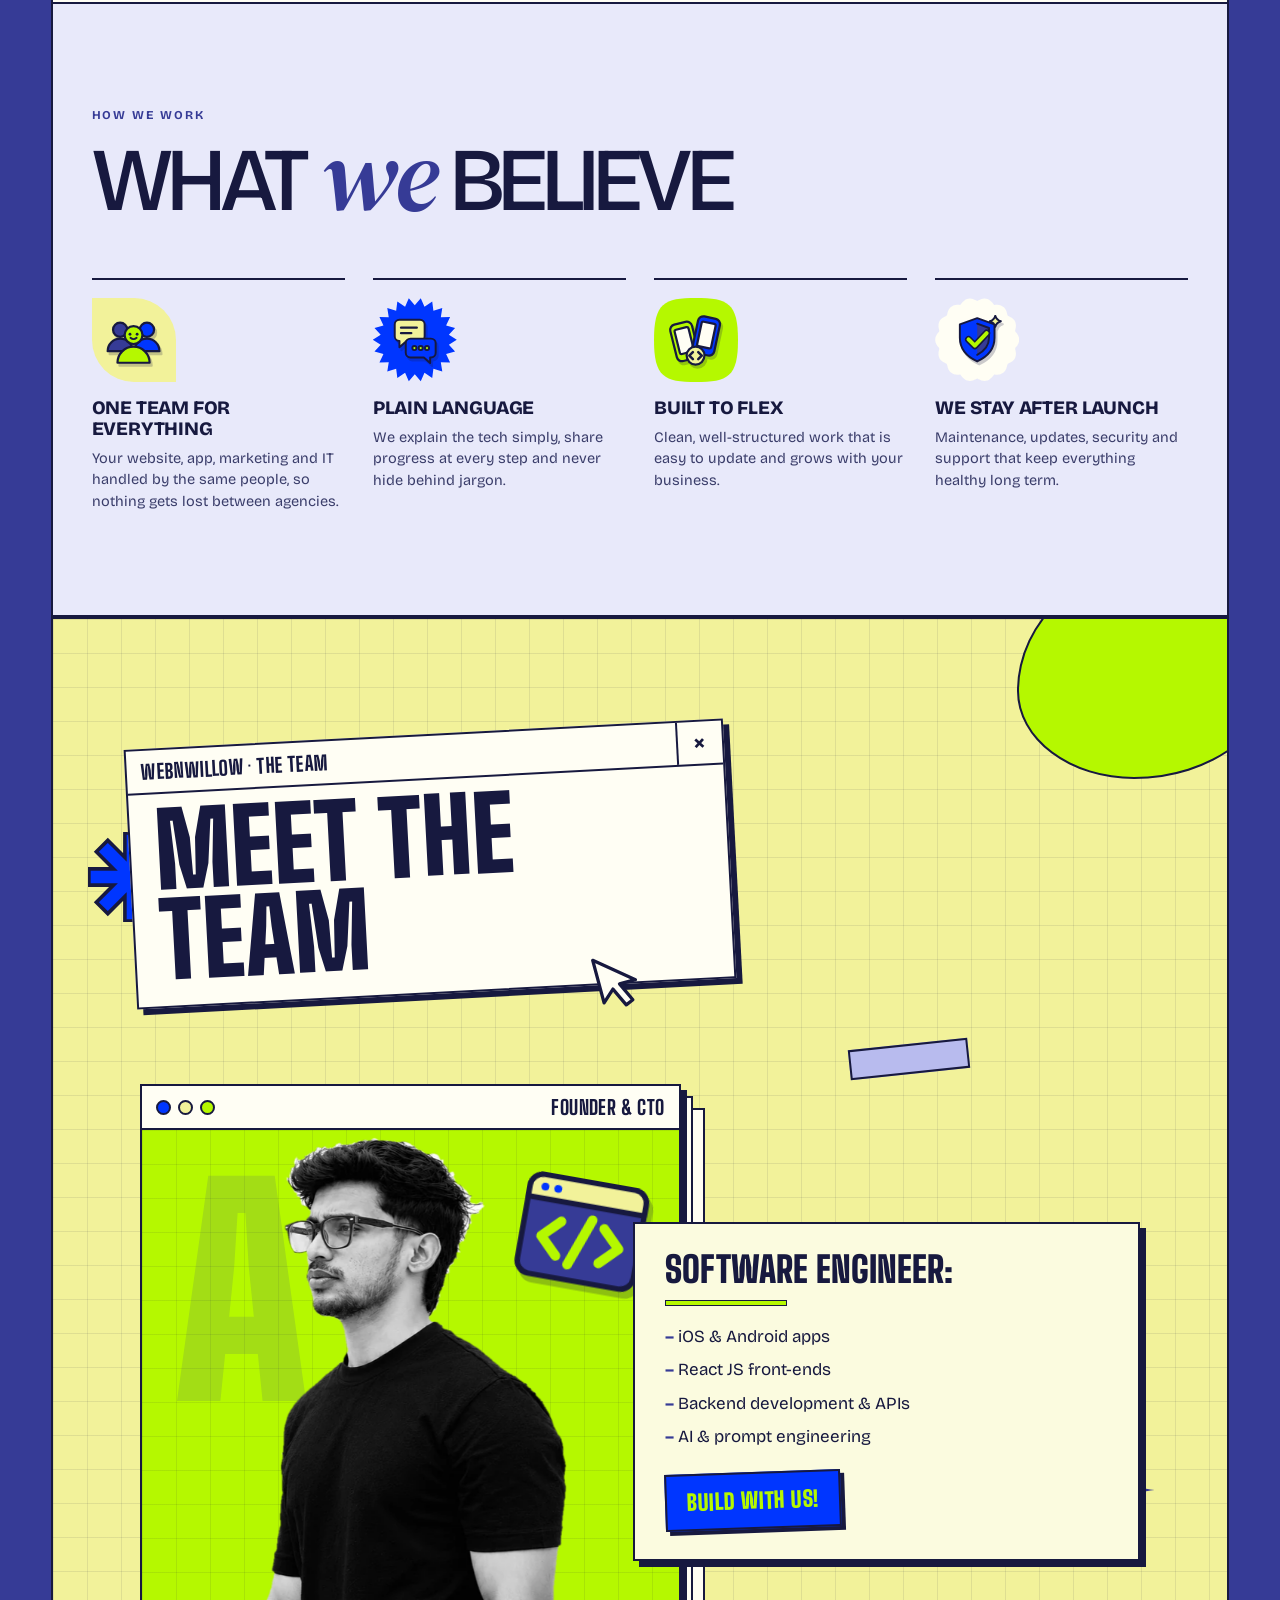
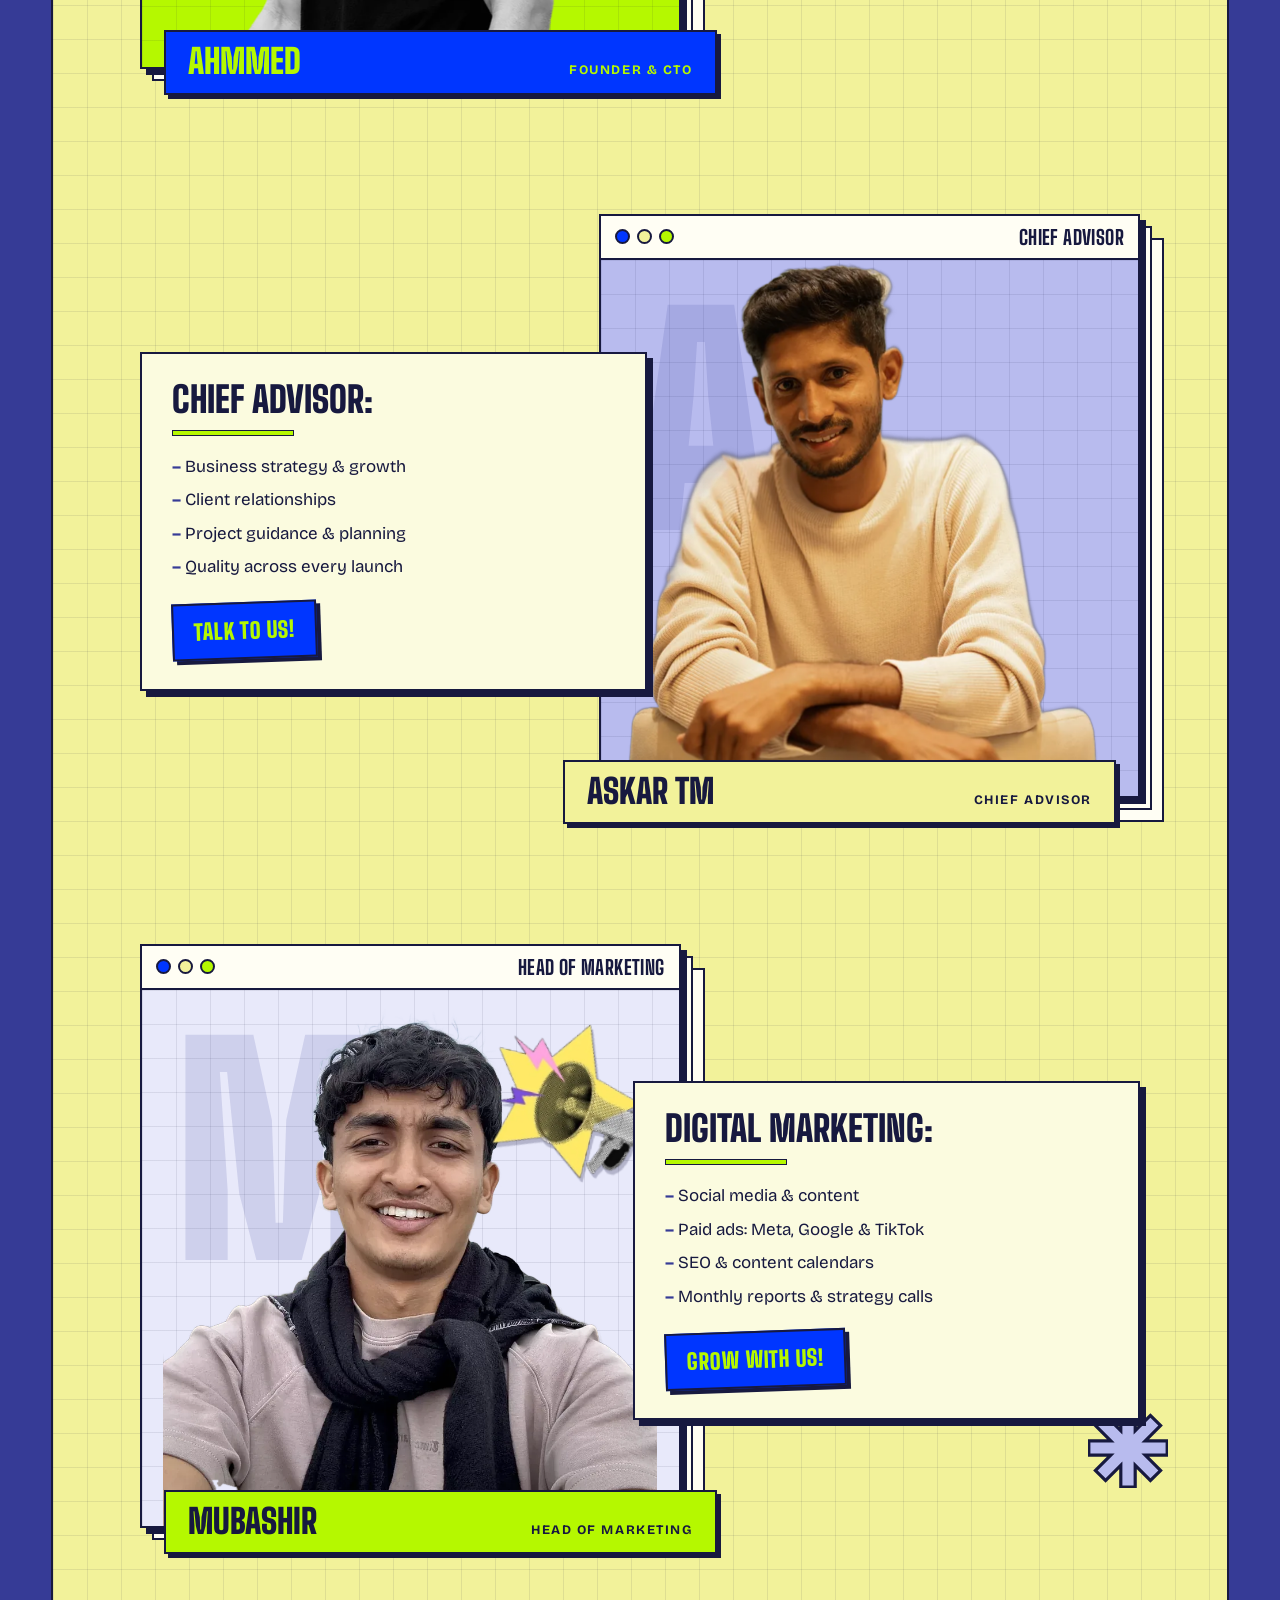
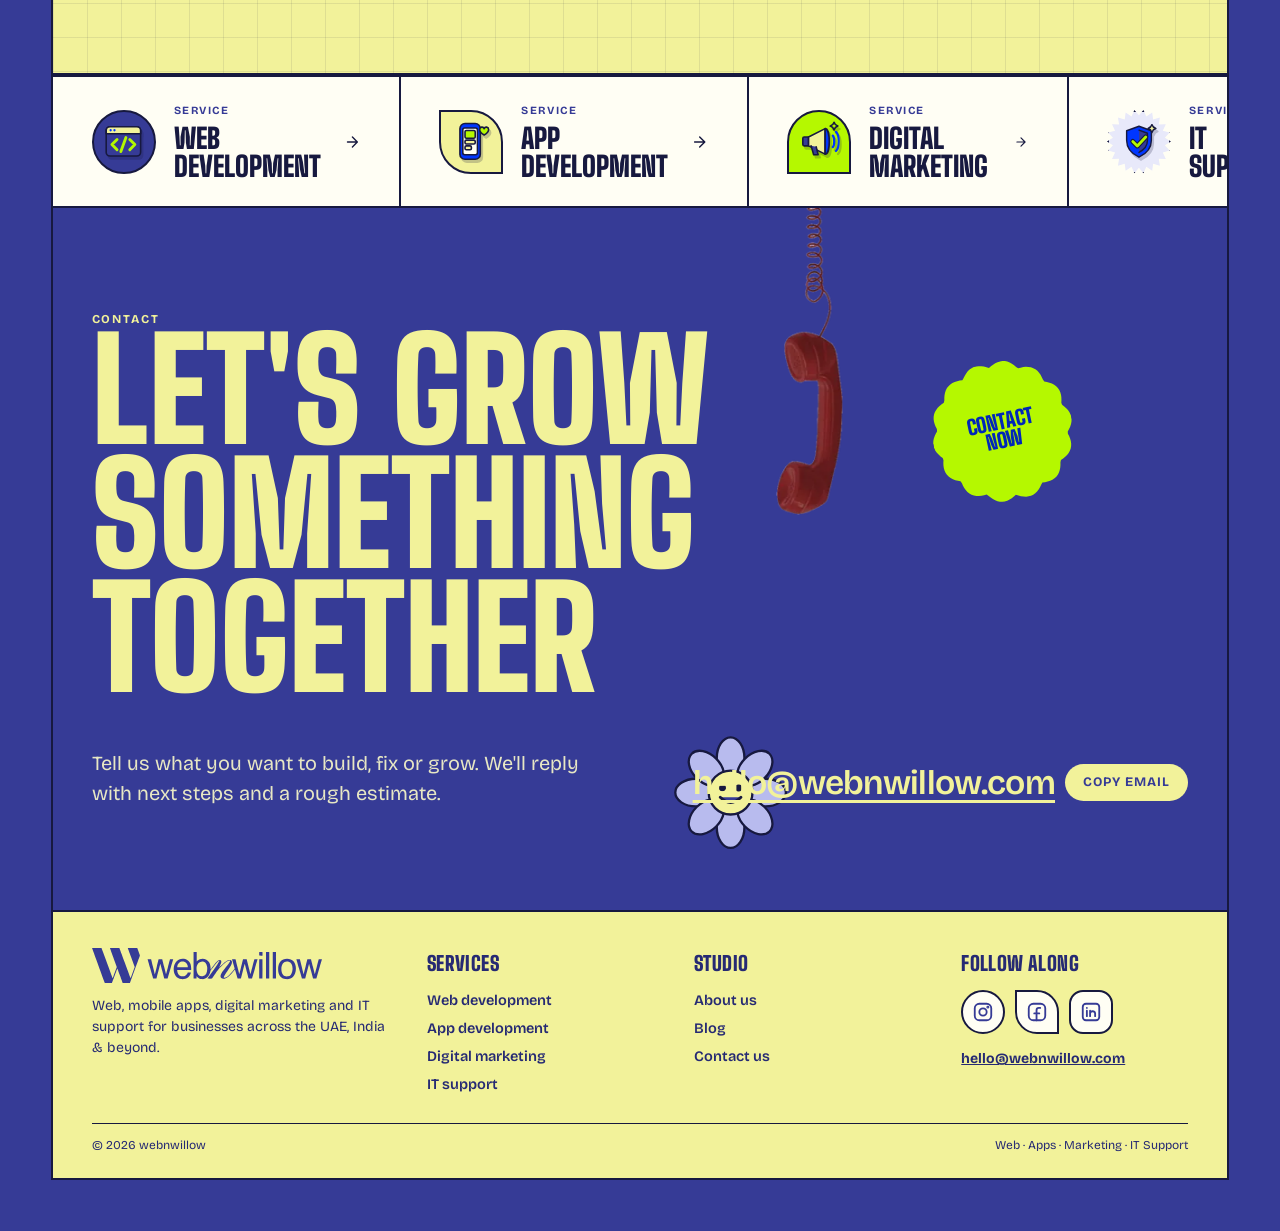
<file: about.html>
<!doctype html>
<html lang="en">
<head>
<meta charset="utf-8">
<meta name="viewport" content="width=device-width, initial-scale=1, viewport-fit=cover">
<title>About us · webnwillow</title>
<meta name="description" content="About webnwillow: one team of developers, designers, marketers and support engineers working with businesses across the UAE, India and beyond.">
<link rel="icon" href="assets/webnwillow-mark.svg" type="image/svg+xml">
<link rel="preload" href="assets/fonts/bricolage-grotesque.woff2" as="font" type="font/woff2" crossorigin>
<link rel="preload" href="assets/fonts/big-shoulders-display.woff2" as="font" type="font/woff2" crossorigin>
<link rel="stylesheet" href="assets/css/site.css">
</head>
<body data-page="about">
<div class="site">
  <div id="site-header"></div>

  <main>
    <section class="phero ph-indigo wrap">
      <div>
        <div class="eyebrow">About us</div>
        <h1 class="cond">Bend, don't break</h1>
        <p class="lede">webnwillow is one small team for websites, apps, marketing and IT support. We build things that flex as your business grows, then stay around to keep them running.</p>
        <div class="pills"><a class="pill" href="#team">Meet the team ↓</a><a class="pill" href="contact.html">Say hello ↗</a></div>
      </div>
      <div class="ico shape-scallop" style="--bg:var(--butter);--fg:var(--indigo)"><svg aria-hidden="true"><use href="#s-heart"/></svg></div>
    </section>

    <section class="section wrap" id="studio">
      <div class="about">
        <div class="win-stack about-win"><div class="win"><div class="win-bar"><span class="dots"><i></i><i></i><i></i></span><b>studio.jpg</b></div><div class="win-body grid-bg"><img loading="lazy" decoding="async" src="assets/img/newspaper-reader.webp?v=1" alt="Person in a shirt and tie reading a newspaper" width="724" height="830"></div></div></div>
        <div>
          <div class="eyebrow">The studio</div>
          <h2>About<span><svg class="logo" role="img" aria-label="webnwillow"><use href="#logo"/></svg></span></h2>
          <p>Like a willow, good software bends without breaking. We are a team of developers, designers, marketers and support engineers who build products that flex as your business grows, then stay around to keep them running.</p>
          <div class="facts-wrap"><img loading="lazy" decoding="async" class="pin-sticker" src="assets/img/icon-pin.webp?v=1" alt="" width="137" height="180"><div class="facts">
            <span><svg aria-hidden="true"><use href="#i-pin"/></svg>UAE</span>
            <span><svg aria-hidden="true"><use href="#i-pin"/></svg>India</span>
            <span><svg aria-hidden="true"><use href="#i-globe"/></svg>&amp; beyond</span>
            <span><svg aria-hidden="true"><use href="#i-users"/></svg>One team</span>
          </div></div>
        </div>
      </div>
    </section>

    <section class="section wrap svcs-bg" style="border-block:var(--line)">
      <div class="eyebrow">How we work</div>
      <h2 class="big">What <span class="n">we</span> believe</h2>
      <div class="why">
        <article>
          <div class="ico leaf" style="--bg:var(--butter)"><svg aria-hidden="true"><use href="#s-users"/></svg></div>
          <h3>One team for everything</h3>
          <p>Your website, app, marketing and IT handled by the same people, so nothing gets lost between agencies.</p>
        </article>
        <article>
          <div class="ico shape-burst" style="--bg:var(--blue);--fg:var(--lime)"><svg aria-hidden="true"><use href="#s-chat"/></svg></div>
          <h3>Plain language</h3>
          <p>We explain the tech simply, share progress at every step and never hide behind jargon.</p>
        </article>
        <article>
          <div class="ico squircle" style="--bg:var(--lime)"><svg aria-hidden="true"><use href="#s-layers"/></svg></div>
          <h3>Built to flex</h3>
          <p>Clean, well-structured work that is easy to update and grows with your business.</p>
        </article>
        <article>
          <div class="ico shape-scallop" style="--bg:var(--paper)"><svg aria-hidden="true"><use href="#s-shield"/></svg></div>
          <h3>We stay after launch</h3>
          <p>Maintenance, updates, security and support that keep everything healthy long term.</p>
        </article>
      </div>
    </section>

    <section class="team wrap grid-bg" id="team">
      <div class="deco deco-blob" aria-hidden="true"></div>
      <svg class="deco deco-ast" viewBox="0 0 100 100" aria-hidden="true"><g stroke="#17193F" stroke-width="22" stroke-linecap="square"><path d="M50 10v80M10 50h80M22 22l56 56M78 22L22 78"/></g><g stroke="#0036FF" stroke-width="14" stroke-linecap="square"><path d="M50 10v80M10 50h80M22 22l56 56M78 22L22 78"/></g></svg>
      <svg class="deco deco-ast b" viewBox="0 0 100 100" aria-hidden="true"><g stroke="#17193F" stroke-width="22" stroke-linecap="square"><path d="M50 10v80M10 50h80M22 22l56 56M78 22L22 78"/></g><g stroke="#B8BBEE" stroke-width="14" stroke-linecap="square"><path d="M50 10v80M10 50h80M22 22l56 56M78 22L22 78"/></g></svg>
      <div class="deco deco-bar a" aria-hidden="true"></div>
      <div class="deco deco-bar b" aria-hidden="true"></div>
      <svg class="deco deco-spark" aria-hidden="true"><use href="#spark"/></svg>

      <div class="win team-title">
        <div class="win-bar"><b>webnwillow · the team</b><span class="x" aria-hidden="true">×</span></div>
        <h2 class="cond">Meet the team</h2>
        <svg class="cursor" viewBox="0 0 40 52" aria-hidden="true"><path d="M3 3l0 40 11-10 8 17 7-3-8-17h15z" fill="#FFFEF4" stroke="#17193F" stroke-width="3" stroke-linejoin="round"/></svg>
      </div>

      <article class="member member-flip">
        <div class="win-stack member-win">
          <div class="win">
            <div class="win-bar"><span class="dots"><i></i><i></i><i></i></span><b>Founder &amp; CTO</b></div>
            <div class="win-body grid-bg" style="background-color:var(--lime)"><span class="initial" aria-hidden="true">A</span><img loading="lazy" decoding="async" class="member-photo" src="assets/img/team-ahmmed.webp?v=2" alt="Ahmmed, founder and CTO of webnwillow" width="654" height="900"><span class="member-stickers mini" aria-hidden="true"><svg><use href="#s-code"/></svg></span></div>
          </div>
          <div class="member-name" style="background:var(--blue);color:var(--lime)"><b>Ahmmed</b><small>Founder &amp; CTO</small></div>
        </div>
        <div class="member-notes">
          <h3>Software engineer:</h3>
          <ul>
            <li>iOS &amp; Android apps</li>
            <li>React JS front-ends</li>
            <li>Backend development &amp; APIs</li>
            <li>AI &amp; prompt engineering</li>
          </ul>
          <a class="btn-tag" href="app-development.html">Build with us!</a>
        </div>
      </article>

      <article class="member">
        <div class="member-notes">
          <h3>Chief advisor:</h3>
          <ul>
            <li>Business strategy &amp; growth</li>
            <li>Client relationships</li>
            <li>Project guidance &amp; planning</li>
            <li>Quality across every launch</li>
          </ul>
          <a class="btn-tag" href="contact.html">Talk to us!</a>
        </div>
        <div class="win-stack member-win">
          <div class="win">
            <div class="win-bar"><span class="dots"><i></i><i></i><i></i></span><b>Chief Advisor</b></div>
            <div class="win-body grid-bg" style="background-color:var(--peri)"><span class="initial" aria-hidden="true">A</span><img loading="lazy" decoding="async" class="member-photo" src="assets/img/team-askar.webp?v=1" alt="Askar TM, chief advisor at webnwillow" width="742" height="900"></div>
          </div>
          <div class="member-name" style="background:var(--butter)"><b>Askar TM</b><small>Chief advisor</small></div>
        </div>
      </article>

      <article class="member member-flip">
        <div class="win-stack member-win">
          <div class="win">
            <div class="win-bar"><span class="dots"><i></i><i></i><i></i></span><b>Head of Marketing</b></div>
            <div class="win-body grid-bg"><span class="initial" aria-hidden="true">M</span><img loading="lazy" decoding="async" class="member-photo" src="assets/img/team-mubashir.webp?v=3" alt="Mubashir, head of marketing at webnwillow" width="858" height="900"><img loading="lazy" decoding="async" class="member-mega" src="assets/img/icon-megaphone.webp?v=1" alt="" width="355" height="339"></div>
          </div>
          <div class="member-name"><b>Mubashir</b><small>Head of Marketing</small></div>
        </div>
        <div class="member-notes">
          <h3>Digital marketing:</h3>
          <ul>
            <li>Social media &amp; content</li>
            <li>Paid ads: Meta, Google &amp; TikTok</li>
            <li>SEO &amp; content calendars</li>
            <li>Monthly reports &amp; strategy calls</li>
          </ul>
          <a class="btn-tag" href="digital-marketing.html">Grow with us!</a>
        </div>
      </article>
    </section>

    <nav class="others four" aria-label="Our services">
      <a class="other" href="web-development.html"><div class="ico disc" style="--bg:var(--indigo);--fg:var(--butter)"><svg aria-hidden="true"><use href="#s-code"/></svg></div><span><small>Service</small><b>Web development</b></span><svg aria-hidden="true"><use href="#i-arrow"/></svg></a>
      <a class="other" href="app-development.html"><div class="ico leaf" style="--bg:var(--butter)"><svg aria-hidden="true"><use href="#s-phone"/></svg></div><span><small>Service</small><b>App development</b></span><svg aria-hidden="true"><use href="#i-arrow"/></svg></a>
      <a class="other" href="digital-marketing.html"><div class="ico arch" style="--bg:var(--lime)"><svg aria-hidden="true"><use href="#s-megaphone"/></svg></div><span><small>Service</small><b>Digital marketing</b></span><svg aria-hidden="true"><use href="#i-arrow"/></svg></a>
      <a class="other" href="it-support.html"><div class="ico shape-burst" style="--bg:var(--mist)"><svg aria-hidden="true"><use href="#s-shield"/></svg></div><span><small>Service</small><b>IT support</b></span><svg aria-hidden="true"><use href="#i-arrow"/></svg></a>
    </nav>

    <section class="cta wrap">
      <img loading="lazy" decoding="async" class="hang-phone" src="assets/img/icon-phone.webp?v=1" alt="" width="74" height="340">
      <a class="scallop shape-scallop" href="contact.html"><span>Contact<br>now</span></a>
      <div class="eyebrow">Contact</div>
      <h2 class="cond">Let's grow something together</h2>
      <div class="cta-row">
        <p>Tell us what you want to build, fix or grow. We'll reply with next steps and a rough estimate.</p>
        <div class="mail"><a data-email href="contact.html">Email us</a><button class="copy" type="button" data-copy>Copy email</button></div>
      </div>
      <svg class="flower" aria-hidden="true"><use href="#flower"/></svg>
    </section>
  </main>

  <div id="site-footer"></div>
</div>
<script src="assets/js/site.js"></script>
</body>
</html>
</file>
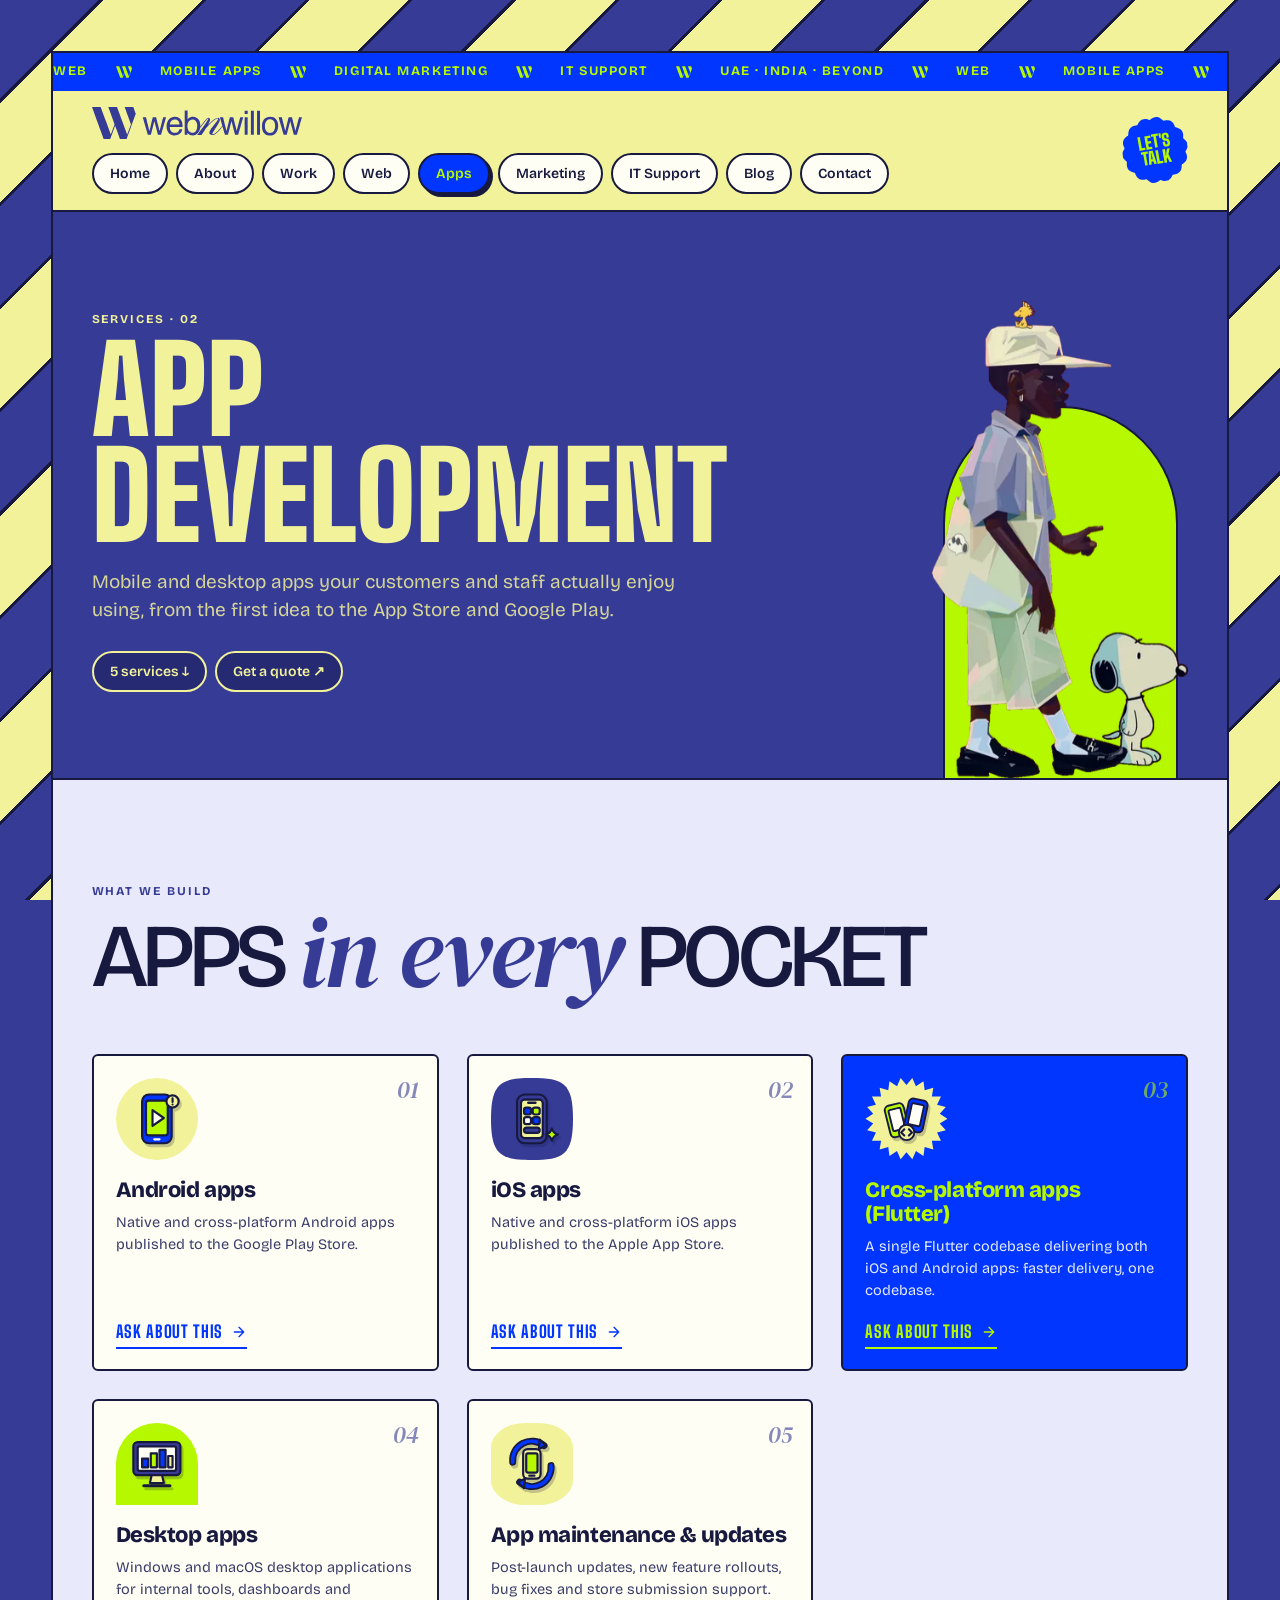
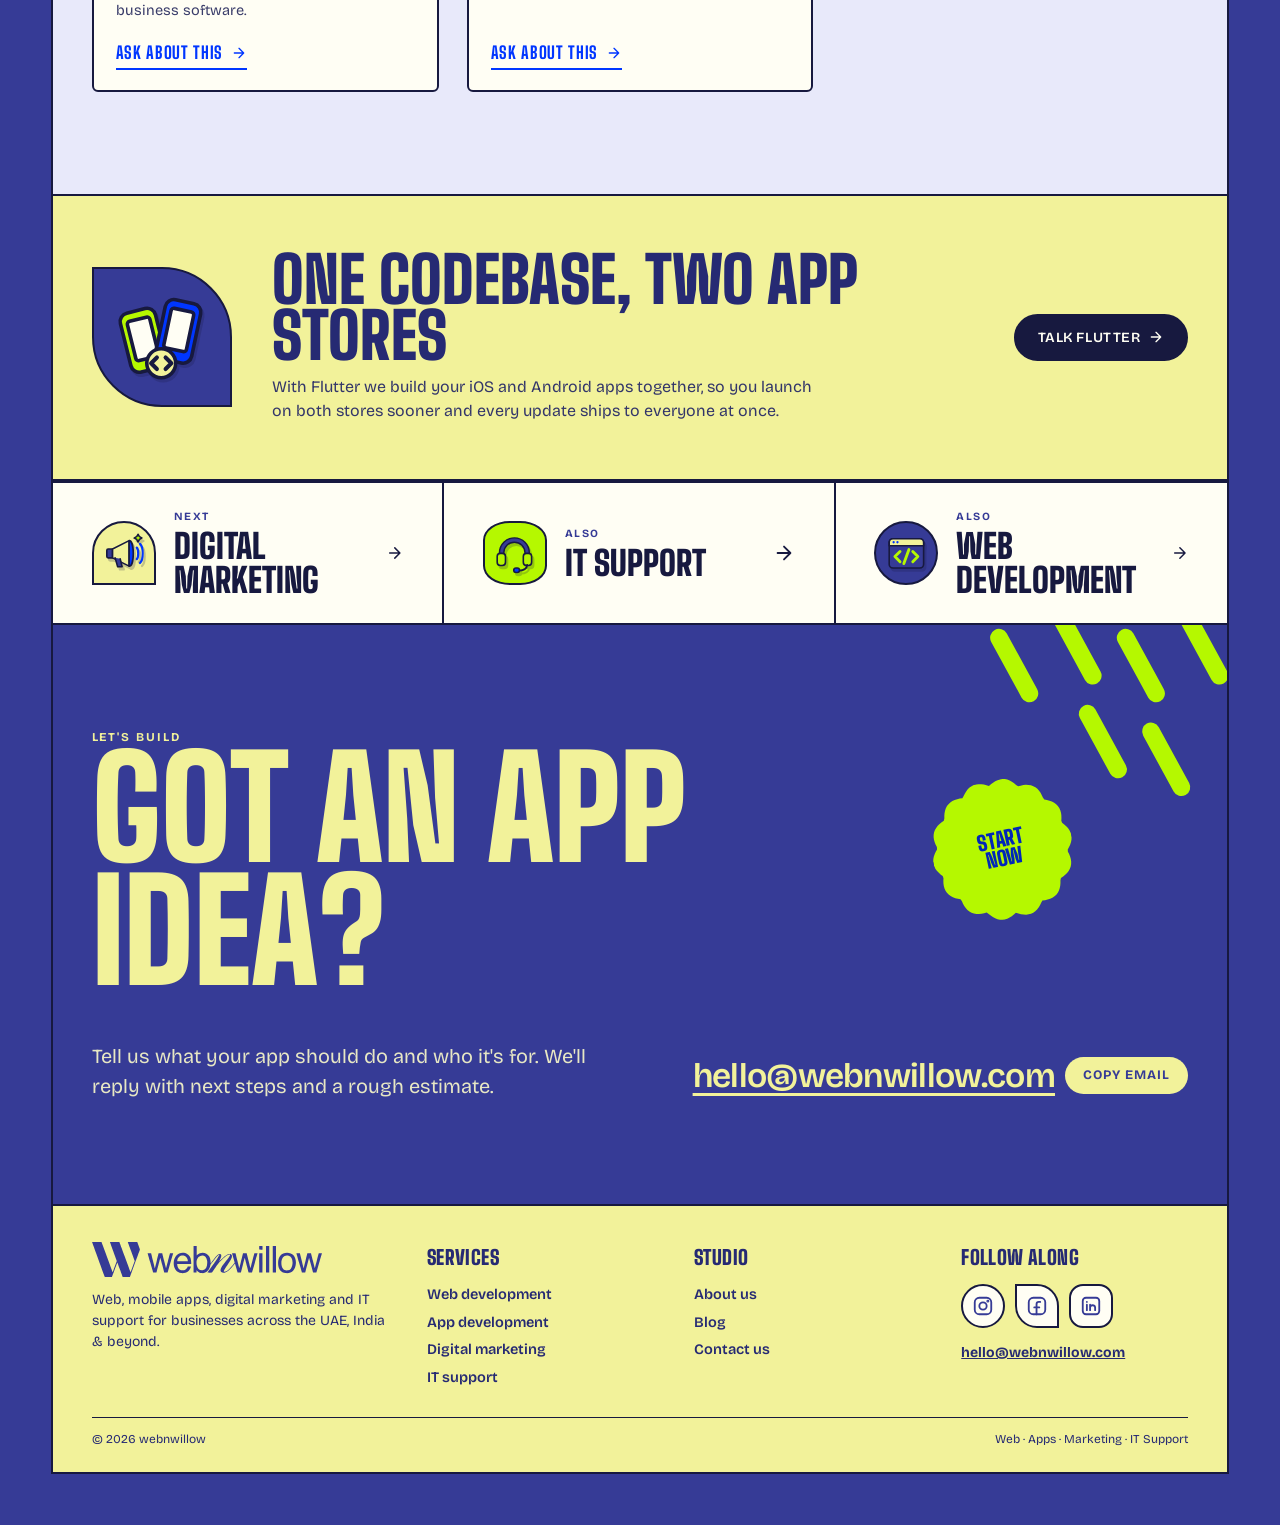
<file: app-development.html>
<!doctype html>
<html lang="en">
<head>
<meta charset="utf-8">
<meta name="viewport" content="width=device-width, initial-scale=1, viewport-fit=cover">
<title>App Development · webnwillow</title>
<meta name="description" content="Android, iOS, Flutter cross-platform and desktop apps, plus maintenance and updates, from webnwillow.">
<link rel="icon" href="assets/webnwillow-mark.svg" type="image/svg+xml">
<link rel="preload" href="assets/fonts/bricolage-grotesque.woff2" as="font" type="font/woff2" crossorigin>
<link rel="preload" href="assets/fonts/big-shoulders-display.woff2" as="font" type="font/woff2" crossorigin>
<link rel="stylesheet" href="assets/css/site.css">
</head>
<body data-page="apps">
<div class="site">
  <div id="site-header"></div>

  <main>
    <section class="phero ph-indigo wrap">
      <div>
        <div class="eyebrow">Services · 02</div>
        <h1 class="cond">App development</h1>
        <p class="lede">Mobile and desktop apps your customers and staff actually enjoy using, from the first idea to the App Store and Google Play.</p>
        <div class="pills"><a class="pill" href="#services">5 services ↓</a><a class="pill" href="contact.html?service=Cross-platform%20apps%20(Flutter)">Get a quote ↗</a></div>
      </div>
      <div class="art" style="width:clamp(200px,20vw,270px)"><div class="bg arch"></div><img fetchpriority="high" decoding="async" src="assets/img/figure-snoopy.webp?v=1" alt="Illustrated person in a cap walking with a cartoon dog" width="301" height="560"></div>
    </section>

    <section class="section wrap svcs-bg" id="services">
      <div class="eyebrow">What we build</div>
      <h2 class="big">Apps <span class="n">in every</span> pocket</h2>
      <div class="svcs">
        <article class="svc">
          <span class="num">01</span>
          <div class="ico disc" style="--bg:var(--butter)"><svg aria-hidden="true"><use href="#s-android"/></svg></div>
          <h3>Android apps</h3>
          <p>Native and cross-platform Android apps published to the Google Play Store.</p>
          <a class="more" href="contact.html?service=Android%20apps">Ask about this <svg aria-hidden="true"><use href="#i-arrow"/></svg></a>
        </article>
        <article class="svc">
          <span class="num">02</span>
          <div class="ico squircle" style="--bg:var(--indigo);--fg:var(--butter)"><svg aria-hidden="true"><use href="#s-ios"/></svg></div>
          <h3>iOS apps</h3>
          <p>Native and cross-platform iOS apps published to the Apple App Store.</p>
          <a class="more" href="contact.html?service=iOS%20apps">Ask about this <svg aria-hidden="true"><use href="#i-arrow"/></svg></a>
        </article>
        <article class="svc feature">
          <span class="num">03</span>
          <div class="ico shape-burst" style="--bg:var(--butter)"><svg aria-hidden="true"><use href="#s-layers"/></svg></div>
          <h3>Cross-platform apps (Flutter)</h3>
          <p>A single Flutter codebase delivering both iOS and Android apps: faster delivery, one codebase.</p>
          <a class="more" href="contact.html?service=Cross-platform%20apps%20(Flutter)">Ask about this <svg aria-hidden="true"><use href="#i-arrow"/></svg></a>
        </article>
        <article class="svc">
          <span class="num">04</span>
          <div class="ico arch" style="--bg:var(--lime)"><svg aria-hidden="true"><use href="#s-desktop"/></svg></div>
          <h3>Desktop apps</h3>
          <p>Windows and macOS desktop applications for internal tools, dashboards and business software.</p>
          <a class="more" href="contact.html?service=Desktop%20apps">Ask about this <svg aria-hidden="true"><use href="#i-arrow"/></svg></a>
        </article>
        <article class="svc">
          <span class="num">05</span>
          <div class="ico blob" style="--bg:var(--butter)"><svg aria-hidden="true"><use href="#s-refresh"/></svg></div>
          <h3>App maintenance &amp; updates</h3>
          <p>Post-launch updates, new feature rollouts, bug fixes and store submission support.</p>
          <a class="more" href="contact.html?service=App%20maintenance%20%26%20updates">Ask about this <svg aria-hidden="true"><use href="#i-arrow"/></svg></a>
        </article>
      </div>
    </section>

    <section class="band wrap">
      <div class="ico leaf" style="--bg:var(--indigo);--fg:var(--butter)"><svg aria-hidden="true"><use href="#s-layers"/></svg></div>
      <div>
        <h2 class="cond">One codebase, two app stores</h2>
        <p>With Flutter we build your iOS and Android apps together, so you launch on both stores sooner and every update ships to everyone at once.</p>
      </div>
      <a class="pill-ink" href="contact.html?service=Cross-platform%20apps%20(Flutter)">Talk Flutter <svg aria-hidden="true"><use href="#i-arrow"/></svg></a>
    </section>

    <nav class="others" aria-label="Other services">
      <a class="other" href="digital-marketing.html"><div class="ico arch" style="--bg:var(--butter)"><svg aria-hidden="true"><use href="#s-megaphone"/></svg></div><span><small>Next</small><b>Digital marketing</b></span><svg aria-hidden="true"><use href="#i-arrow"/></svg></a>
      <a class="other" href="it-support.html"><div class="ico blob" style="--bg:var(--lime)"><svg aria-hidden="true"><use href="#s-headset"/></svg></div><span><small>Also</small><b>IT support</b></span><svg aria-hidden="true"><use href="#i-arrow"/></svg></a>
      <a class="other" href="web-development.html"><div class="ico disc" style="--bg:var(--indigo);--fg:var(--butter)"><svg aria-hidden="true"><use href="#s-code"/></svg></div><span><small>Also</small><b>Web development</b></span><svg aria-hidden="true"><use href="#i-arrow"/></svg></a>
    </nav>

    <section class="cta wrap">
      <svg class="rain" viewBox="0 0 300 200" aria-hidden="true"><g stroke="#B5F800" stroke-width="14" stroke-linecap="round"><path d="M120 10 l24 44"/><path d="M170 -4 l24 44"/><path d="M220 10 l24 44"/><path d="M270 -4 l24 44"/><path d="M190 70 l24 44"/><path d="M240 84 l24 44"/></g></svg>
      <a class="scallop shape-scallop" href="contact.html"><span>Start<br>now</span></a>
      <div class="eyebrow">Let's build</div>
      <h2 class="cond">Got an app idea?</h2>
      <div class="cta-row">
        <p>Tell us what your app should do and who it's for. We'll reply with next steps and a rough estimate.</p>
        <div class="mail"><a data-email href="contact.html">Email us</a><button class="copy" type="button" data-copy>Copy email</button></div>
      </div>
    </section>
  </main>

  <div id="site-footer"></div>
</div>
<script src="assets/js/site.js"></script>
</body>
</html>
</file>
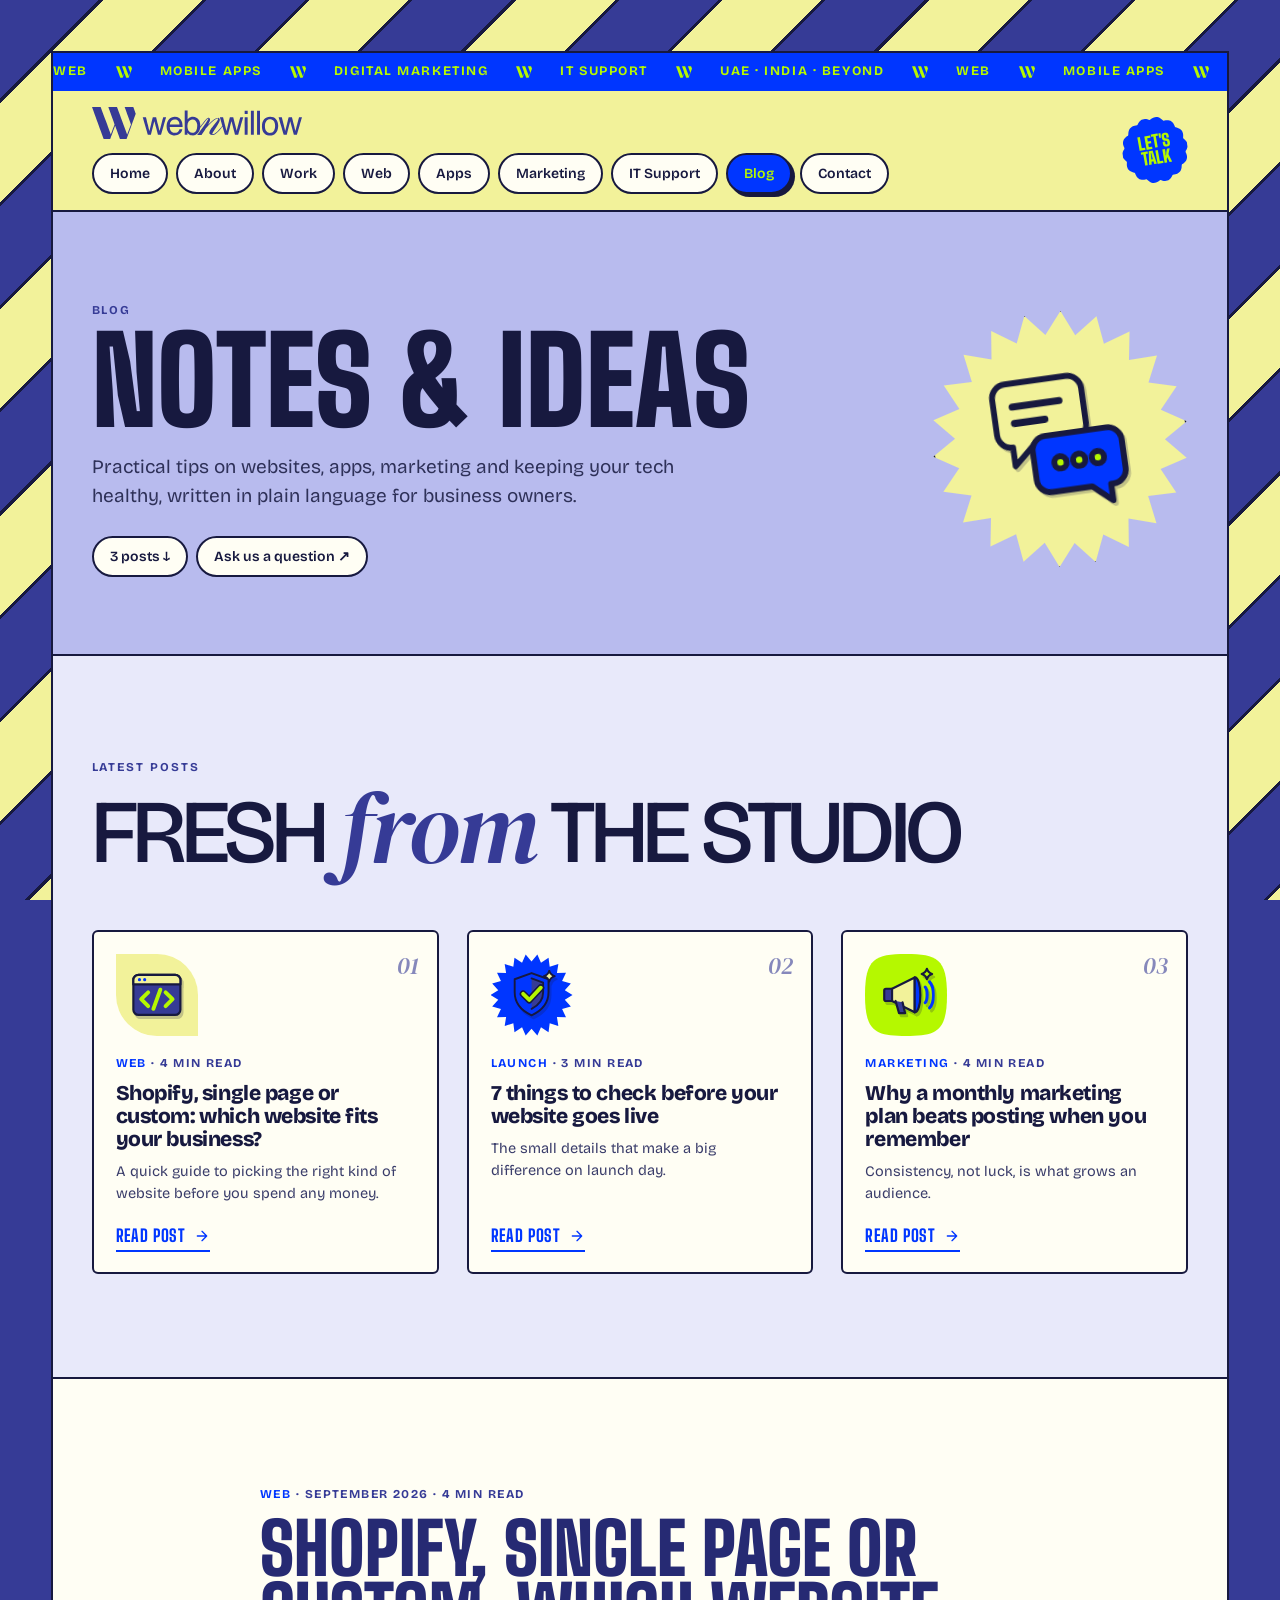
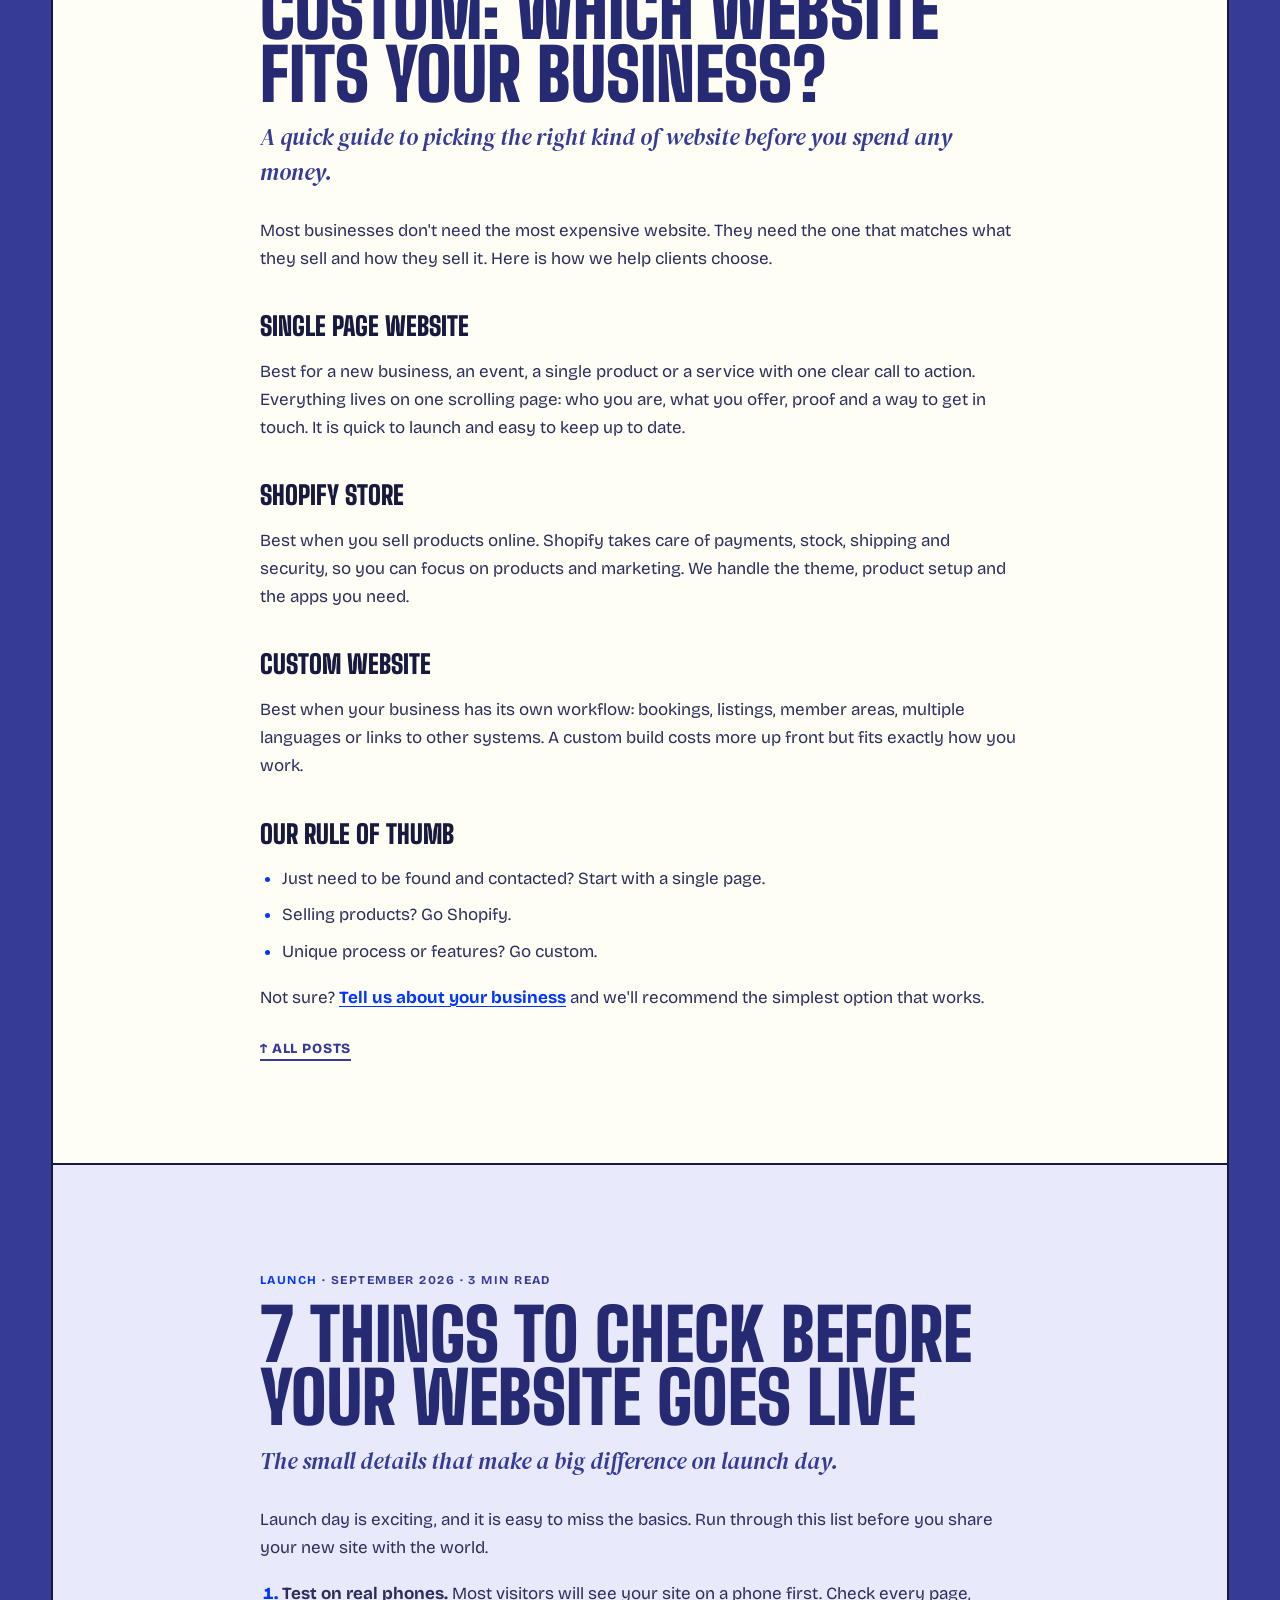
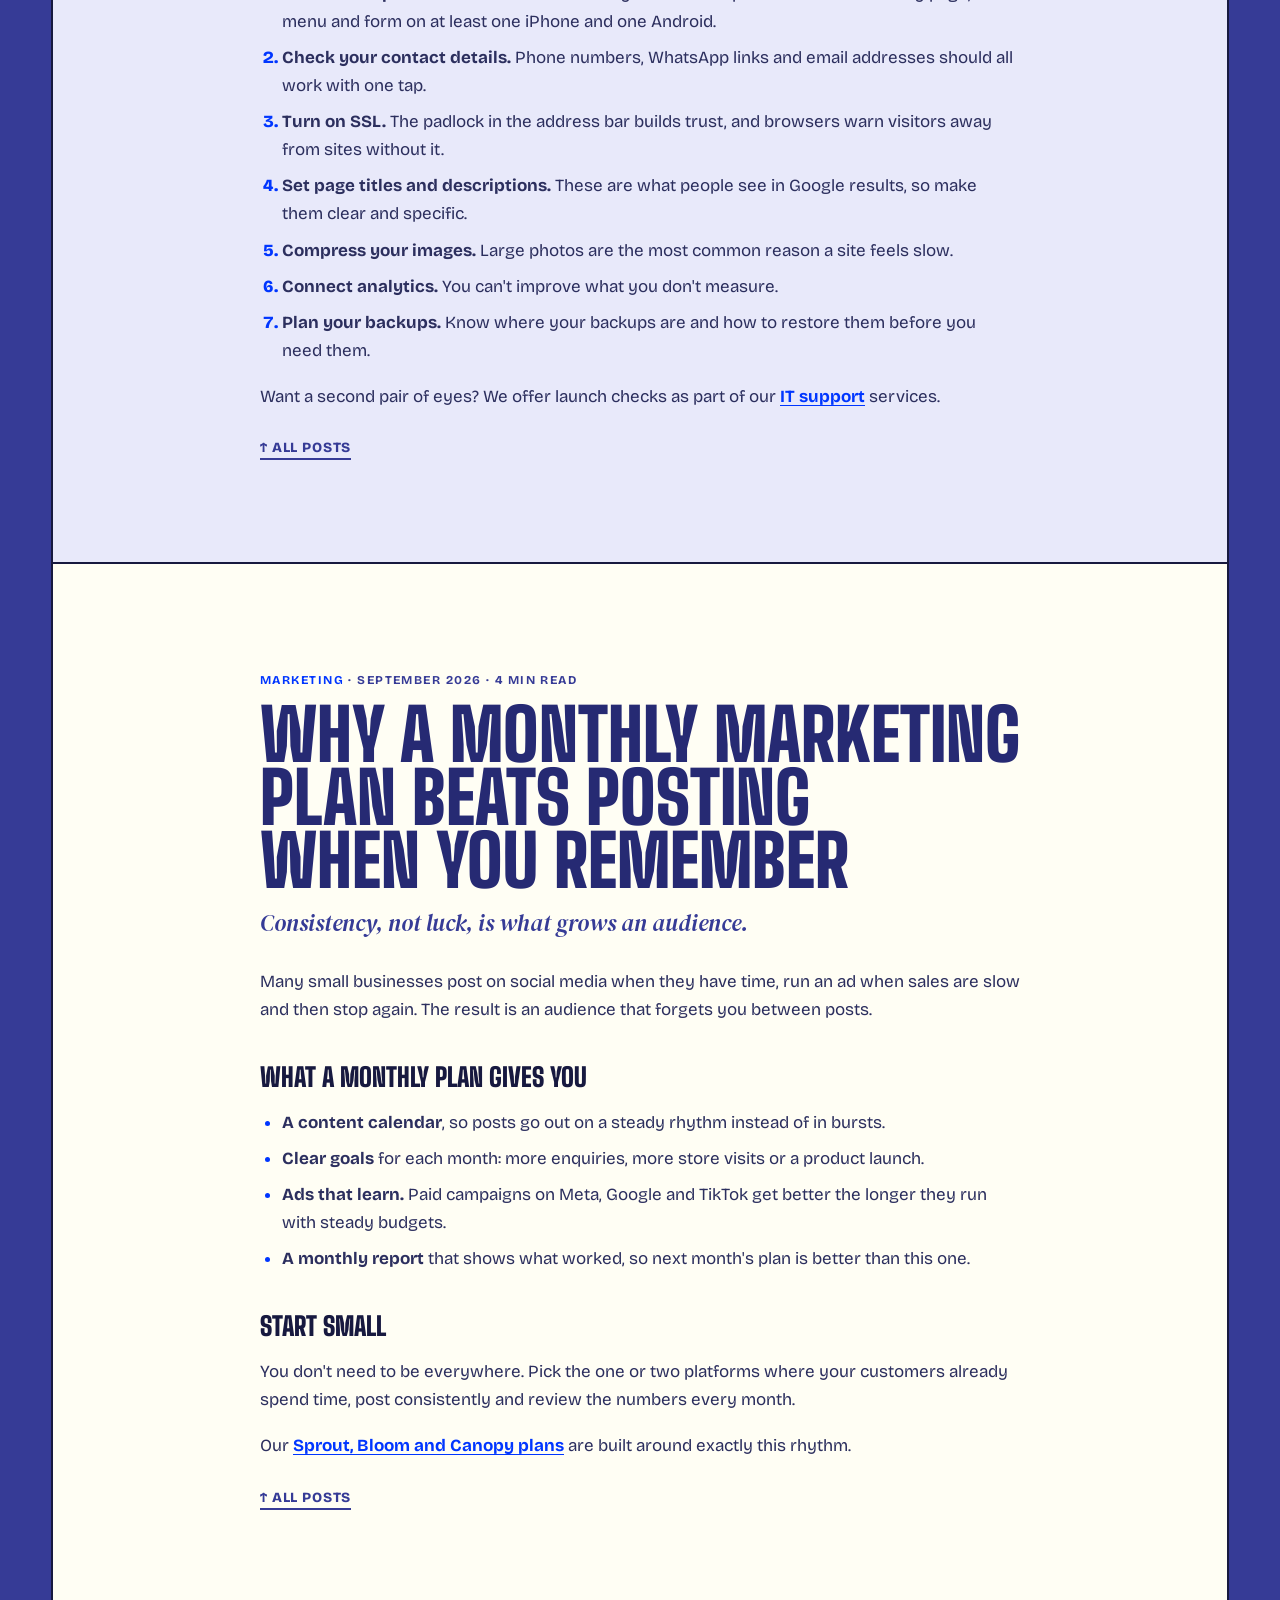
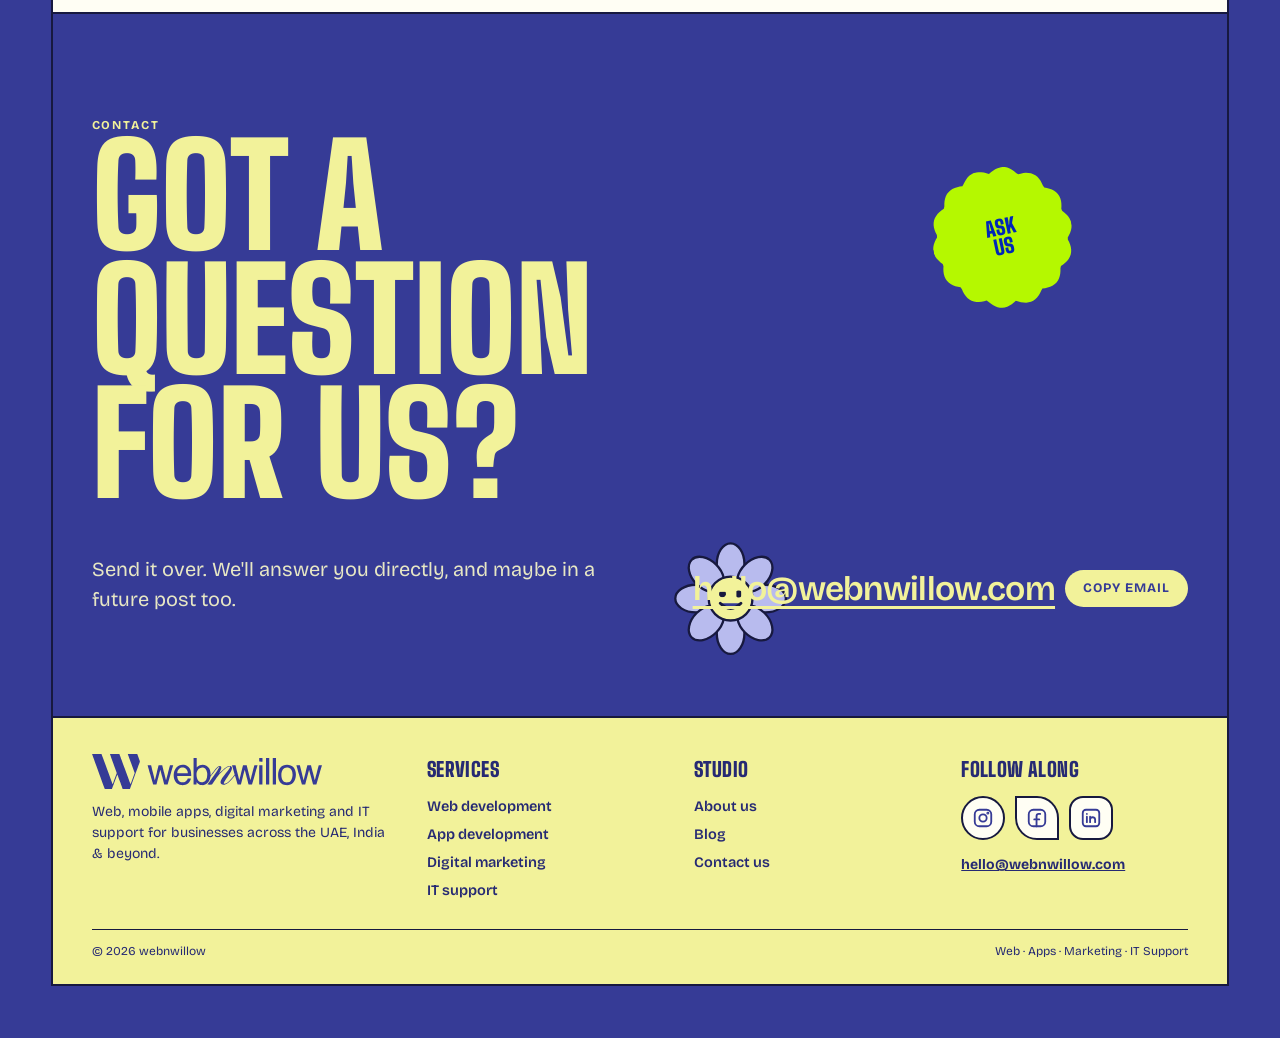
<file: blog.html>
<!doctype html>
<html lang="en">
<head>
<meta charset="utf-8">
<meta name="viewport" content="width=device-width, initial-scale=1, viewport-fit=cover">
<title>Blog · webnwillow</title>
<meta name="description" content="Practical notes from webnwillow on websites, apps, digital marketing and keeping your tech healthy.">
<link rel="icon" href="assets/webnwillow-mark.svg" type="image/svg+xml">
<link rel="preload" href="assets/fonts/bricolage-grotesque.woff2" as="font" type="font/woff2" crossorigin>
<link rel="preload" href="assets/fonts/big-shoulders-display.woff2" as="font" type="font/woff2" crossorigin>
<link rel="stylesheet" href="assets/css/site.css">
</head>
<body data-page="blog">
<div class="site">
  <div id="site-header"></div>

  <main>
    <section class="phero ph-peri wrap">
      <div>
        <div class="eyebrow">Blog</div>
        <h1 class="cond">Notes &amp; ideas</h1>
        <p class="lede">Practical tips on websites, apps, marketing and keeping your tech healthy, written in plain language for business owners.</p>
        <div class="pills"><a class="pill" href="#posts">3 posts ↓</a><a class="pill" href="contact.html">Ask us a question ↗</a></div>
      </div>
      <div class="ico shape-burst" style="--bg:var(--butter);--fg:var(--indigo)"><svg aria-hidden="true"><use href="#s-chat"/></svg></div>
    </section>

    <section class="section wrap svcs-bg" id="posts" style="border-bottom:var(--line)">
      <div class="eyebrow">Latest posts</div>
      <h2 class="big">Fresh <span class="n">from</span> the studio</h2>
      <div class="svcs">
        <article class="svc post-card">
          <span class="num">01</span>
          <div class="ico leaf" style="--bg:var(--butter)"><svg aria-hidden="true"><use href="#s-code"/></svg></div>
          <span class="post-meta"><b>Web</b> · 4 min read</span>
          <h3>Shopify, single page or custom: which website fits your business?</h3>
          <p>A quick guide to picking the right kind of website before you spend any money.</p>
          <a class="more" href="#which-website">Read post <svg aria-hidden="true"><use href="#i-arrow"/></svg></a>
        </article>
        <article class="svc post-card">
          <span class="num">02</span>
          <div class="ico shape-burst" style="--bg:var(--blue);--fg:var(--lime)"><svg aria-hidden="true"><use href="#s-shield"/></svg></div>
          <span class="post-meta"><b>Launch</b> · 3 min read</span>
          <h3>7 things to check before your website goes live</h3>
          <p>The small details that make a big difference on launch day.</p>
          <a class="more" href="#launch-checklist">Read post <svg aria-hidden="true"><use href="#i-arrow"/></svg></a>
        </article>
        <article class="svc post-card">
          <span class="num">03</span>
          <div class="ico squircle" style="--bg:var(--lime)"><svg aria-hidden="true"><use href="#s-megaphone"/></svg></div>
          <span class="post-meta"><b>Marketing</b> · 4 min read</span>
          <h3>Why a monthly marketing plan beats posting when you remember</h3>
          <p>Consistency, not luck, is what grows an audience.</p>
          <a class="more" href="#monthly-marketing">Read post <svg aria-hidden="true"><use href="#i-arrow"/></svg></a>
        </article>
      </div>
    </section>

    <article class="post section wrap" id="which-website">
      <div class="post-inner">
        <span class="post-meta"><b>Web</b> · September 2026 · 4 min read</span>
        <h2 class="cond">Shopify, single page or custom: which website fits your business?</h2>
        <p class="post-sub">A quick guide to picking the right kind of website before you spend any money.</p>
        <div class="post-body">
<p>Most businesses don't need the most expensive website. They need the one that matches what they sell and how they sell it. Here is how we help clients choose.</p>
<h3>Single page website</h3>
<p>Best for a new business, an event, a single product or a service with one clear call to action. Everything lives on one scrolling page: who you are, what you offer, proof and a way to get in touch. It is quick to launch and easy to keep up to date.</p>
<h3>Shopify store</h3>
<p>Best when you sell products online. Shopify takes care of payments, stock, shipping and security, so you can focus on products and marketing. We handle the theme, product setup and the apps you need.</p>
<h3>Custom website</h3>
<p>Best when your business has its own workflow: bookings, listings, member areas, multiple languages or links to other systems. A custom build costs more up front but fits exactly how you work.</p>
<h3>Our rule of thumb</h3>
<ul><li>Just need to be found and contacted? Start with a single page.</li><li>Selling products? Go Shopify.</li><li>Unique process or features? Go custom.</li></ul>
<p>Not sure? <a href="contact.html?service=Custom%20websites">Tell us about your business</a> and we'll recommend the simplest option that works.</p>
        </div>
        <a class="post-top" href="#posts">↑ All posts</a>
      </div>
    </article>

    <article class="post section wrap" id="launch-checklist">
      <div class="post-inner">
        <span class="post-meta"><b>Launch</b> · September 2026 · 3 min read</span>
        <h2 class="cond">7 things to check before your website goes live</h2>
        <p class="post-sub">The small details that make a big difference on launch day.</p>
        <div class="post-body">
<p>Launch day is exciting, and it is easy to miss the basics. Run through this list before you share your new site with the world.</p>
<ol>
<li><b>Test on real phones.</b> Most visitors will see your site on a phone first. Check every page, menu and form on at least one iPhone and one Android.</li>
<li><b>Check your contact details.</b> Phone numbers, WhatsApp links and email addresses should all work with one tap.</li>
<li><b>Turn on SSL.</b> The padlock in the address bar builds trust, and browsers warn visitors away from sites without it.</li>
<li><b>Set page titles and descriptions.</b> These are what people see in Google results, so make them clear and specific.</li>
<li><b>Compress your images.</b> Large photos are the most common reason a site feels slow.</li>
<li><b>Connect analytics.</b> You can't improve what you don't measure.</li>
<li><b>Plan your backups.</b> Know where your backups are and how to restore them before you need them.</li>
</ol>
<p>Want a second pair of eyes? We offer launch checks as part of our <a href="it-support.html">IT support</a> services.</p>
        </div>
        <a class="post-top" href="#posts">↑ All posts</a>
      </div>
    </article>

    <article class="post section wrap" id="monthly-marketing">
      <div class="post-inner">
        <span class="post-meta"><b>Marketing</b> · September 2026 · 4 min read</span>
        <h2 class="cond">Why a monthly marketing plan beats posting when you remember</h2>
        <p class="post-sub">Consistency, not luck, is what grows an audience.</p>
        <div class="post-body">
<p>Many small businesses post on social media when they have time, run an ad when sales are slow and then stop again. The result is an audience that forgets you between posts.</p>
<h3>What a monthly plan gives you</h3>
<ul>
<li><b>A content calendar</b>, so posts go out on a steady rhythm instead of in bursts.</li>
<li><b>Clear goals</b> for each month: more enquiries, more store visits or a product launch.</li>
<li><b>Ads that learn.</b> Paid campaigns on Meta, Google and TikTok get better the longer they run with steady budgets.</li>
<li><b>A monthly report</b> that shows what worked, so next month's plan is better than this one.</li>
</ul>
<h3>Start small</h3>
<p>You don't need to be everywhere. Pick the one or two platforms where your customers already spend time, post consistently and review the numbers every month.</p>
<p>Our <a href="digital-marketing.html">Sprout, Bloom and Canopy plans</a> are built around exactly this rhythm.</p>
        </div>
        <a class="post-top" href="#posts">↑ All posts</a>
      </div>
    </article>

    <section class="cta wrap">
      <a class="scallop shape-scallop" href="contact.html"><span>Ask<br>us</span></a>
      <div class="eyebrow">Contact</div>
      <h2 class="cond">Got a question for us?</h2>
      <div class="cta-row">
        <p>Send it over. We'll answer you directly, and maybe in a future post too.</p>
        <div class="mail"><a data-email href="contact.html">Email us</a><button class="copy" type="button" data-copy>Copy email</button></div>
      </div>
      <svg class="flower" aria-hidden="true"><use href="#flower"/></svg>
    </section>
  </main>

  <div id="site-footer"></div>
</div>
<script src="assets/js/site.js"></script>
</body>
</html>
</file>
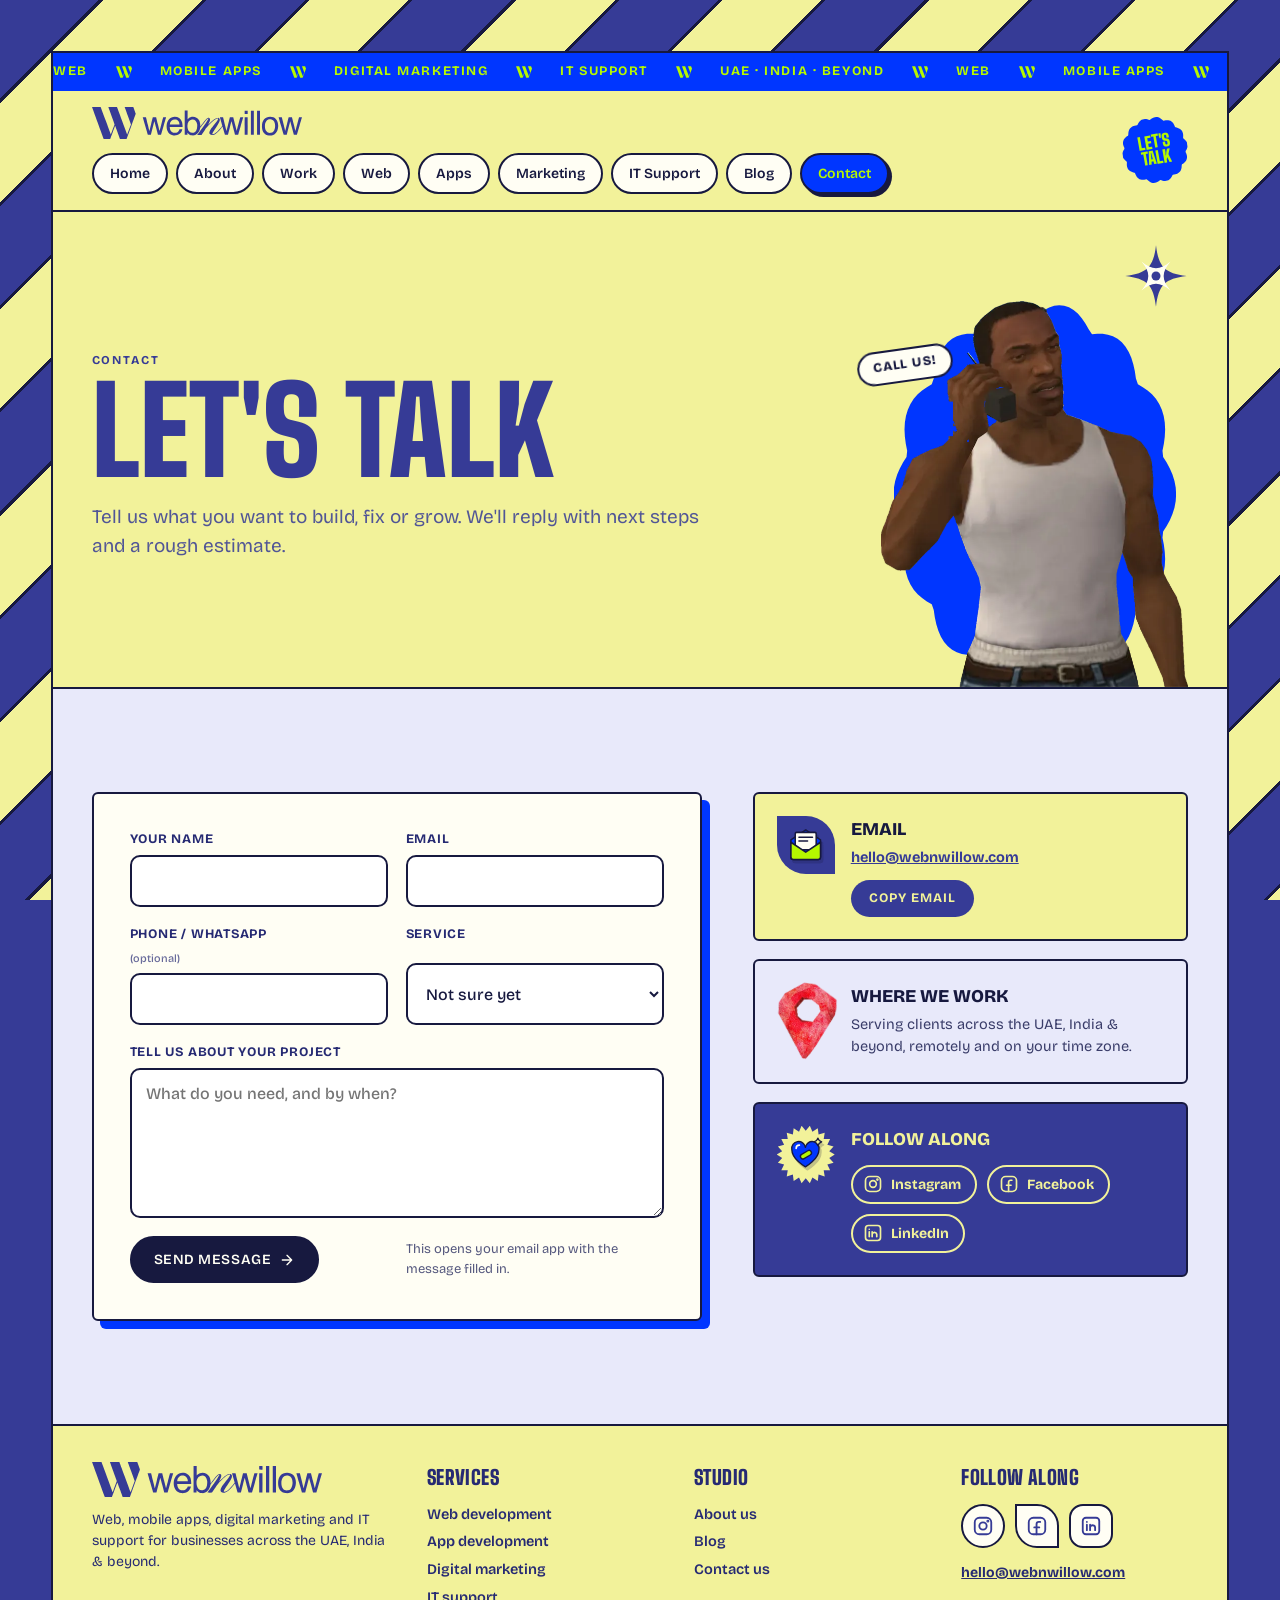
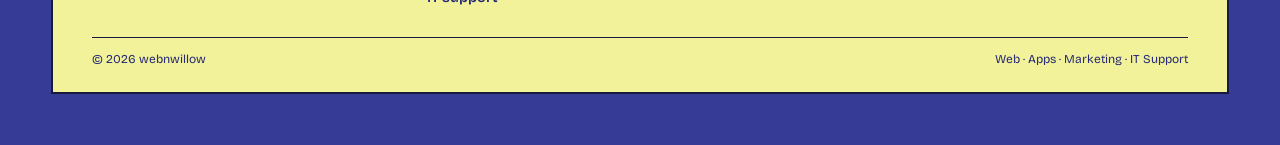
<file: contact.html>
<!doctype html>
<html lang="en">
<head>
<meta charset="utf-8">
<meta name="viewport" content="width=device-width, initial-scale=1, viewport-fit=cover">
<title>Contact · webnwillow</title>
<meta name="description" content="Contact webnwillow about a website, app, marketing plan or IT support.">
<link rel="icon" href="assets/webnwillow-mark.svg" type="image/svg+xml">
<link rel="preload" href="assets/fonts/bricolage-grotesque.woff2" as="font" type="font/woff2" crossorigin>
<link rel="preload" href="assets/fonts/big-shoulders-display.woff2" as="font" type="font/woff2" crossorigin>
<link rel="stylesheet" href="assets/css/site.css">
</head>
<body data-page="contact">
<div class="site">
  <div id="site-header"></div>

  <main>
    <section class="phero ph-butter wrap">
      <svg class="spark" aria-hidden="true"><use href="#spark"/></svg>
      <div>
        <div class="eyebrow">Contact</div>
        <h1 class="cond">Let's talk</h1>
        <p class="lede">Tell us what you want to build, fix or grow. We'll reply with next steps and a rough estimate.</p>
      </div>
      <div class="art contact-art"><div class="bg shape-scallop" style="top:0;border:0;background:var(--blue)"></div><span class="tagp">Call us!</span><img fetchpriority="high" decoding="async" src="assets/img/contact-call.webp?v=1" alt="Man in a white tank top talking on a phone" width="605" height="760"></div>
    </section>

    <section class="section wrap svcs-bg">
      <div class="contact-grid">
        <form class="form" id="contactForm">
          <label>Your name<input name="name" autocomplete="name" required></label>
          <label>Email<input name="email" type="email" autocomplete="email" required></label>
          <label>Phone / WhatsApp <small>(optional)</small><input name="phone" type="tel" autocomplete="tel"></label>
          <label>Service
            <select name="service">
              <option value="">Not sure yet</option>
              <optgroup label="Web development">
                <option>Shopify websites</option>
                <option>Single page websites</option>
                <option>Custom websites</option>
                <option>E-commerce websites</option>
                <option>Classifieds &amp; listing sites</option>
                <option>Website maintenance &amp; revamp</option>
              </optgroup>
              <optgroup label="App development">
                <option>Android apps</option>
                <option>iOS apps</option>
                <option>Cross-platform apps (Flutter)</option>
                <option>Desktop apps</option>
                <option>App maintenance &amp; updates</option>
              </optgroup>
              <optgroup label="Digital marketing">
                <option>Sprout plan</option>
                <option>Bloom plan</option>
                <option>Canopy plan</option>
              </optgroup>
              <optgroup label="IT support">
                <option>Hosting &amp; server support</option>
                <option>Troubleshooting</option>
                <option>Security updates</option>
                <option>Domain &amp; email setup</option>
                <option>Tech consultation</option>
              </optgroup>
            </select>
          </label>
          <label class="full">Tell us about your project<textarea name="message" required placeholder="What do you need, and by when?"></textarea></label>
          <button class="pill-ink" type="submit">Send message <svg aria-hidden="true"><use href="#i-arrow"/></svg></button>
          <p class="note-sm">This opens your email app with the message filled in.</p>
        </form>

        <div class="cards">
          <div class="ccard b">
            <div class="ico leaf" style="--bg:var(--indigo);--fg:var(--butter)"><svg aria-hidden="true"><use href="#s-mail"/></svg></div>
            <div><h3>Email</h3><p><a data-email href="#">Email us</a></p><p><button class="copy" type="button" data-copy style="margin-top:8px">Copy email</button></p></div>
          </div>
          <div class="ccard m">
            <img loading="lazy" decoding="async" class="ccard-img" src="assets/img/icon-pin.webp?v=1" alt="" width="137" height="180">
            <div><h3>Where we work</h3><p>Serving clients across the UAE, India &amp; beyond, remotely and on your time zone.</p></div>
          </div>
          <div class="ccard dark">
            <div class="ico shape-burst" style="--bg:var(--butter)"><svg aria-hidden="true"><use href="#s-heart"/></svg></div>
            <div><h3>Follow along</h3><div class="socials-lg" data-socials></div></div>
          </div>
        </div>
      </div>
    </section>
  </main>

  <div id="site-footer"></div>
</div>
<script src="assets/js/site.js"></script>
</body>
</html>
</file>
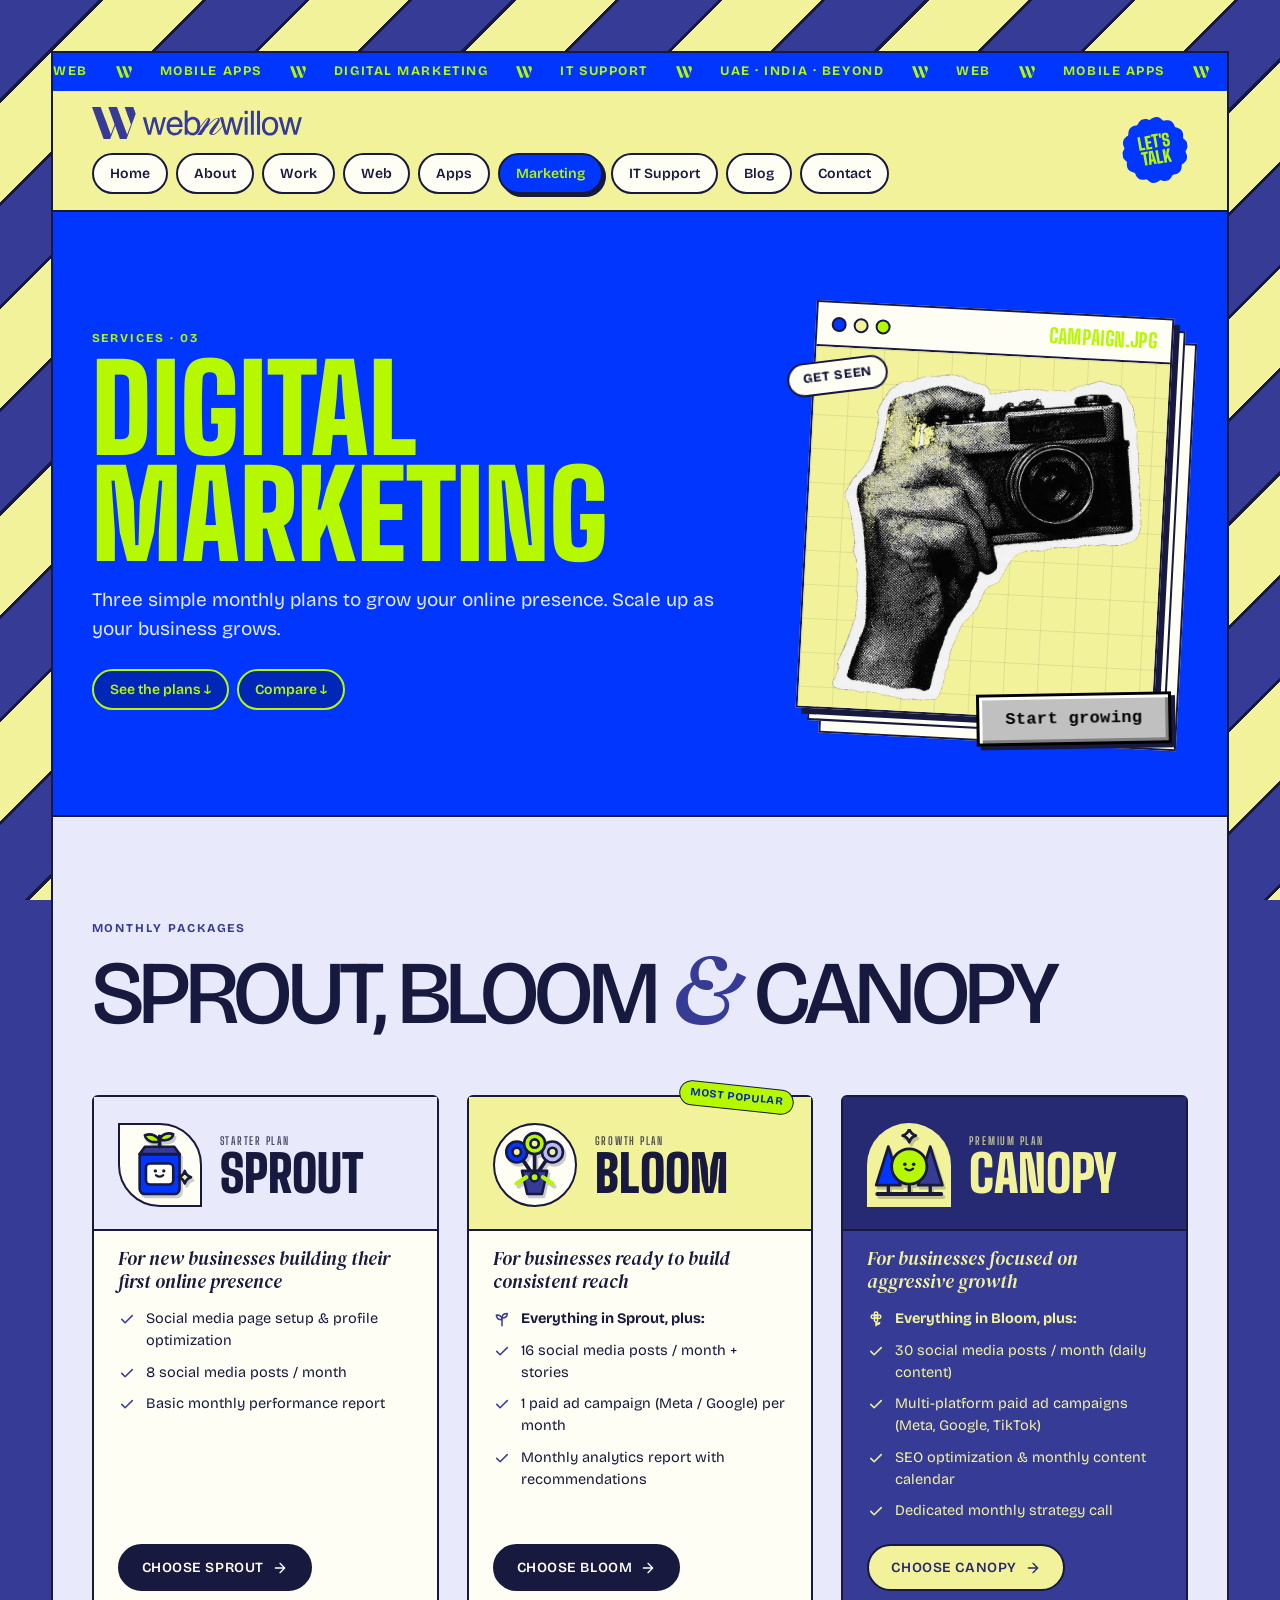
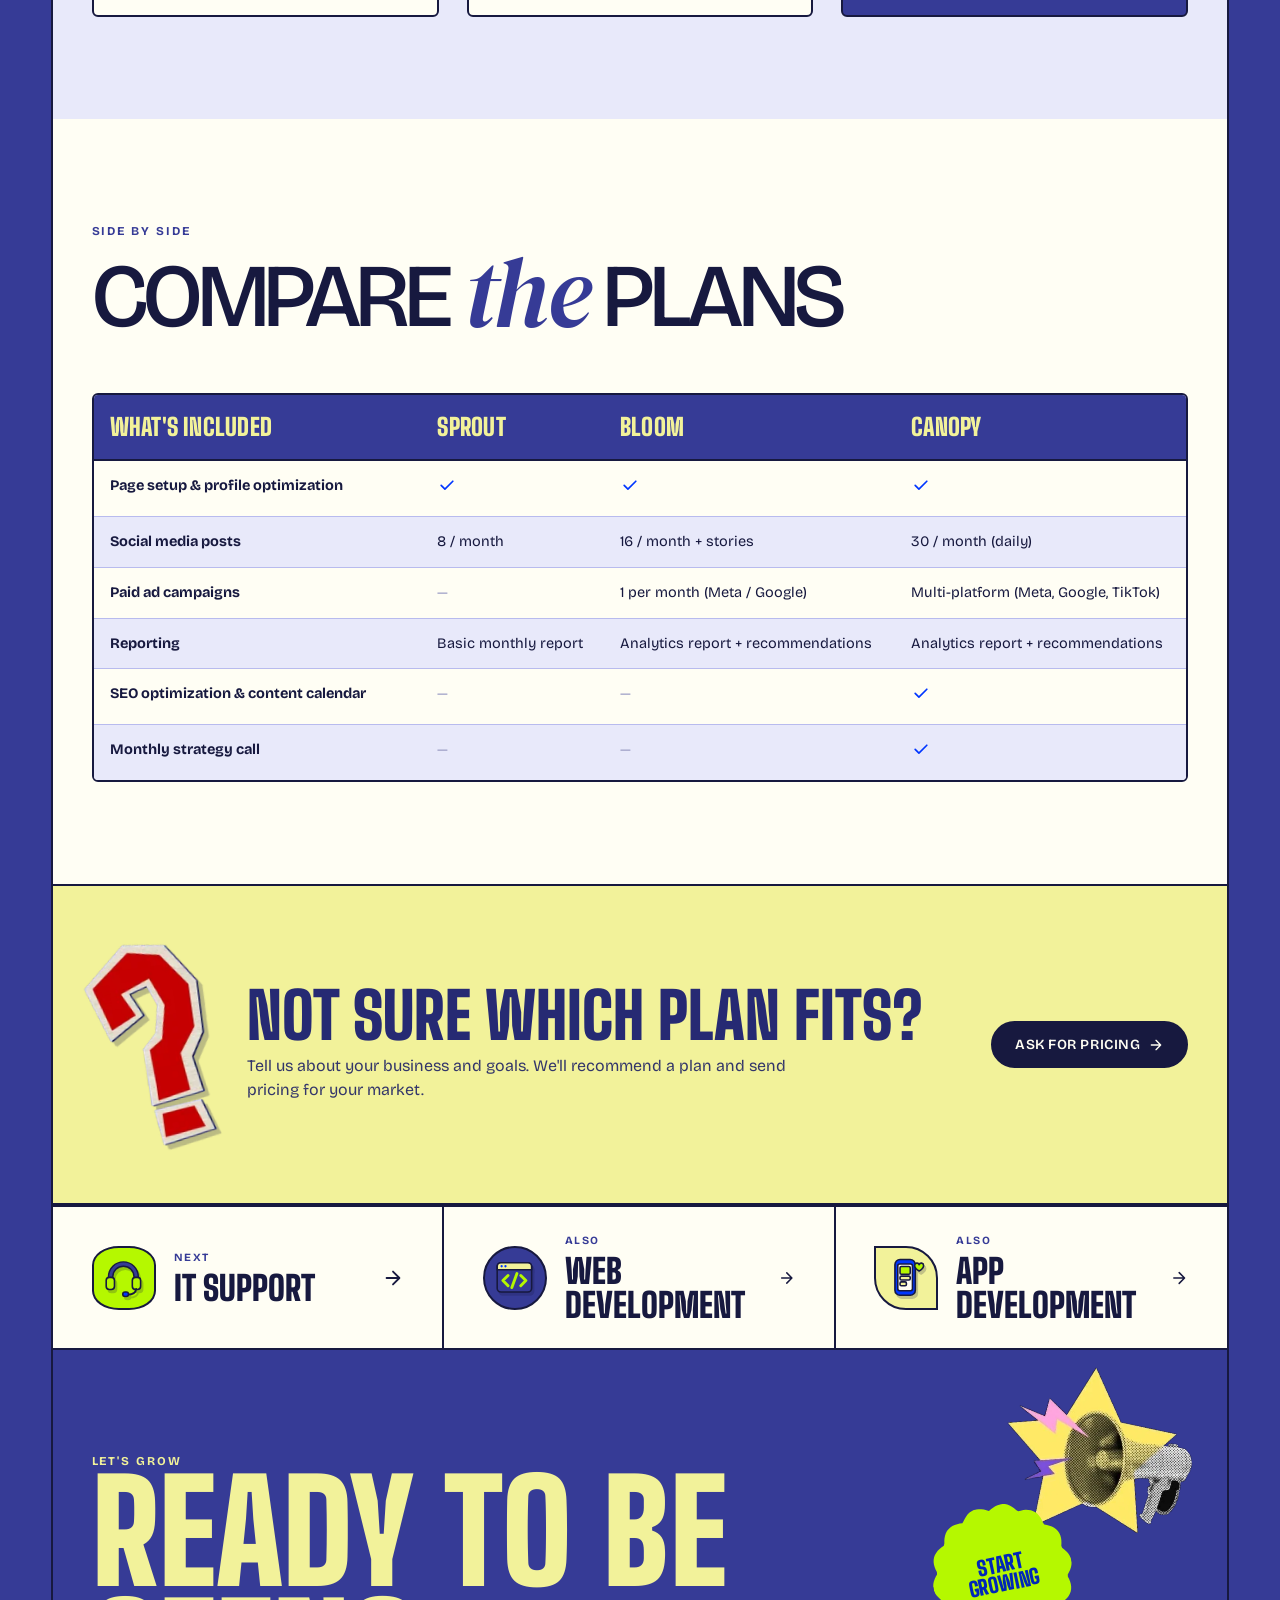
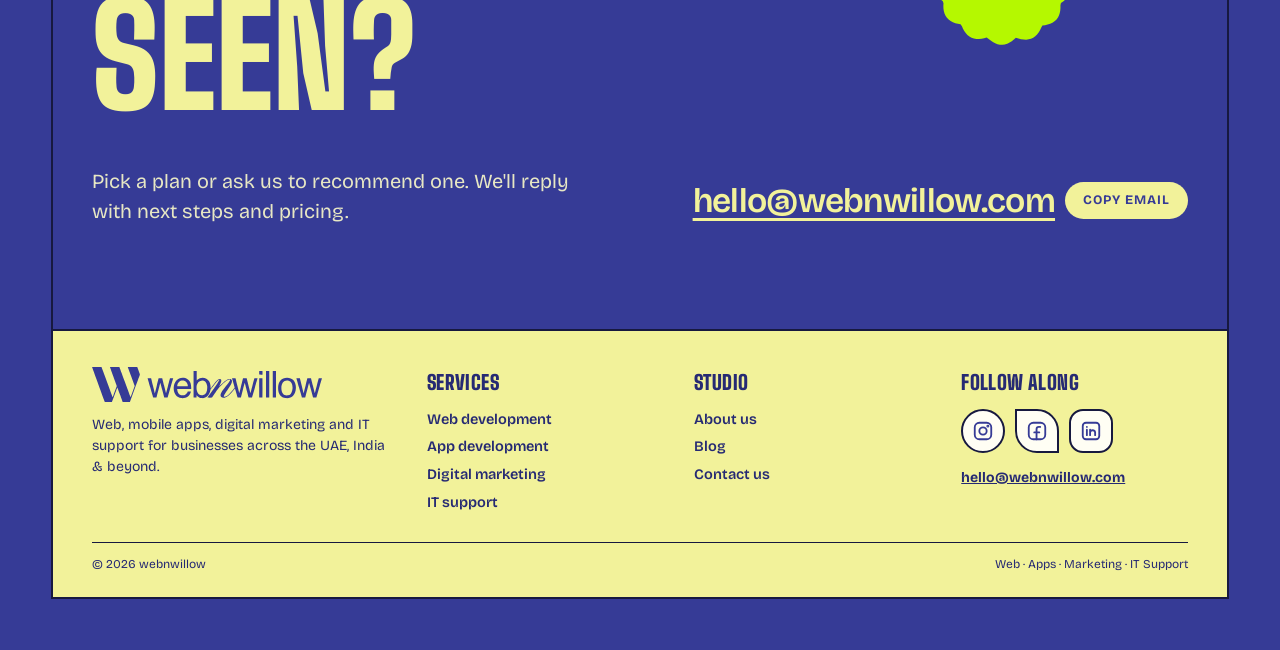
<file: digital-marketing.html>
<!doctype html>
<html lang="en">
<head>
<meta charset="utf-8">
<meta name="viewport" content="width=device-width, initial-scale=1, viewport-fit=cover">
<title>Digital Marketing · webnwillow</title>
<meta name="description" content="Sprout, Bloom and Canopy: three monthly digital marketing plans from webnwillow covering social media, paid ads and SEO.">
<link rel="icon" href="assets/webnwillow-mark.svg" type="image/svg+xml">
<link rel="preload" href="assets/fonts/bricolage-grotesque.woff2" as="font" type="font/woff2" crossorigin>
<link rel="preload" href="assets/fonts/big-shoulders-display.woff2" as="font" type="font/woff2" crossorigin>
<link rel="stylesheet" href="assets/css/site.css">
</head>
<body data-page="marketing">
<div class="site">
  <div id="site-header"></div>

  <main>
    <section class="phero ph-blue wrap">
      <div>
        <div class="eyebrow">Services · 03</div>
        <h1 class="cond">Digital marketing</h1>
        <p class="lede">Three simple monthly plans to grow your online presence. Scale up as your business grows.</p>
        <div class="pills"><a class="pill" href="#plans">See the plans ↓</a><a class="pill" href="#compare">Compare ↓</a></div>
      </div>
      <div class="dm-shot">
        <div class="win-stack">
          <div class="win">
            <div class="win-bar"><span class="dots"><i></i><i></i><i></i></span><b>campaign.jpg</b></div>
            <div class="dm-shot-body grid-bg"><img fetchpriority="high" decoding="async" src="assets/img/camera-sticker.webp?v=1" alt="Hand holding a vintage camera, halftone sticker" width="746" height="760"></div>
          </div>
        </div>
        <span class="tagp">Get seen</span>
        <a class="btn95" href="contact.html?service=Bloom%20plan">Start growing</a>
      </div>
    </section>

    <section class="section wrap svcs-bg" id="plans">
      <div class="eyebrow">Monthly packages</div>
      <h2 class="big">Sprout, bloom <span class="n">&amp;</span> canopy</h2>
      <p class="swipe-hint" aria-hidden="true">Swipe to see all plans →</p>
      <div class="plans">
        <article class="plan p1">
          <div class="top"><div class="ico leaf bordered" style="--bg:var(--paper)"><svg aria-hidden="true"><use href="#s-packet"/></svg></div><div><div class="tier">Starter plan</div><h3 class="cond">Sprout</h3></div></div>
          <p class="for">For new businesses building their first online presence</p>
          <ul>
            <li><svg aria-hidden="true"><use href="#i-check"/></svg>Social media page setup &amp; profile optimization</li>
            <li><svg aria-hidden="true"><use href="#i-check"/></svg>8 social media posts / month</li>
            <li><svg aria-hidden="true"><use href="#i-check"/></svg>Basic monthly performance report</li>
          </ul>
          <a class="pill-ink cta-pill" href="contact.html?service=Sprout%20plan">Choose Sprout <svg aria-hidden="true"><use href="#i-arrow"/></svg></a>
        </article>
        <article class="plan p2">
          <span class="sticker">Most popular</span>
          <div class="top"><div class="ico disc bordered" style="--bg:var(--paper)"><svg aria-hidden="true"><use href="#s-bouquet"/></svg></div><div><div class="tier">Growth plan</div><h3 class="cond">Bloom</h3></div></div>
          <p class="for">For businesses ready to build consistent reach</p>
          <ul>
            <li class="inherit"><svg aria-hidden="true"><use href="#i-sprout"/></svg>Everything in Sprout, plus:</li>
            <li><svg aria-hidden="true"><use href="#i-check"/></svg>16 social media posts / month + stories</li>
            <li><svg aria-hidden="true"><use href="#i-check"/></svg>1 paid ad campaign (Meta / Google) per month</li>
            <li><svg aria-hidden="true"><use href="#i-check"/></svg>Monthly analytics report with recommendations</li>
          </ul>
          <a class="pill-ink cta-pill" href="contact.html?service=Bloom%20plan">Choose Bloom <svg aria-hidden="true"><use href="#i-arrow"/></svg></a>
        </article>
        <article class="plan p3">
          <div class="top"><div class="ico arch" style="--bg:var(--butter)"><svg aria-hidden="true"><use href="#s-forest"/></svg></div><div><div class="tier">Premium plan</div><h3 class="cond">Canopy</h3></div></div>
          <p class="for">For businesses focused on aggressive growth</p>
          <ul>
            <li class="inherit"><svg aria-hidden="true"><use href="#i-bloom"/></svg>Everything in Bloom, plus:</li>
            <li><svg aria-hidden="true"><use href="#i-check"/></svg>30 social media posts / month (daily content)</li>
            <li><svg aria-hidden="true"><use href="#i-check"/></svg>Multi-platform paid ad campaigns (Meta, Google, TikTok)</li>
            <li><svg aria-hidden="true"><use href="#i-check"/></svg>SEO optimization &amp; monthly content calendar</li>
            <li><svg aria-hidden="true"><use href="#i-check"/></svg>Dedicated monthly strategy call</li>
          </ul>
          <a class="pill-ink pill-butter cta-pill" href="contact.html?service=Canopy%20plan">Choose Canopy <svg aria-hidden="true"><use href="#i-arrow"/></svg></a>
        </article>
      </div>
    </section>

    <section class="section wrap" id="compare">
      <div class="eyebrow">Side by side</div>
      <h2 class="big">Compare <span class="n">the</span> plans</h2>
      <p class="swipe-hint" aria-hidden="true">Swipe the table →</p>
      <div class="compare-wrap" tabindex="0" aria-label="Plan comparison table, scrolls sideways on small screens">
        <table class="compare">
          <thead><tr><th scope="col">What's included</th><th scope="col">Sprout</th><th scope="col">Bloom</th><th scope="col">Canopy</th></tr></thead>
          <tbody>
            <tr><th scope="row">Page setup &amp; profile optimization</th><td class="yes"><svg aria-label="Included"><use href="#i-check"/></svg></td><td class="yes"><svg aria-label="Included"><use href="#i-check"/></svg></td><td class="yes"><svg aria-label="Included"><use href="#i-check"/></svg></td></tr>
            <tr><th scope="row">Social media posts</th><td>8 / month</td><td>16 / month + stories</td><td>30 / month (daily)</td></tr>
            <tr><th scope="row">Paid ad campaigns</th><td class="no">—</td><td>1 per month (Meta / Google)</td><td>Multi-platform (Meta, Google, TikTok)</td></tr>
            <tr><th scope="row">Reporting</th><td>Basic monthly report</td><td>Analytics report + recommendations</td><td>Analytics report + recommendations</td></tr>
            <tr><th scope="row">SEO optimization &amp; content calendar</th><td class="no">—</td><td class="no">—</td><td class="yes"><svg aria-label="Included"><use href="#i-check"/></svg></td></tr>
            <tr><th scope="row">Monthly strategy call</th><td class="no">—</td><td class="no">—</td><td class="yes"><svg aria-label="Included"><use href="#i-check"/></svg></td></tr>
          </tbody>
        </table>
      </div>
    </section>

    <section class="band wrap">
      <img loading="lazy" decoding="async" class="q-sticker" src="assets/img/icon-question.webp?v=1" alt="" width="146" height="260">
      <div>
        <h2 class="cond">Not sure which plan fits?</h2>
        <p>Tell us about your business and goals. We'll recommend a plan and send pricing for your market.</p>
      </div>
      <a class="pill-ink" href="contact.html">Ask for pricing <svg aria-hidden="true"><use href="#i-arrow"/></svg></a>
    </section>

    <nav class="others" aria-label="Other services">
      <a class="other" href="it-support.html"><div class="ico blob" style="--bg:var(--lime)"><svg aria-hidden="true"><use href="#s-headset"/></svg></div><span><small>Next</small><b>IT support</b></span><svg aria-hidden="true"><use href="#i-arrow"/></svg></a>
      <a class="other" href="web-development.html"><div class="ico disc" style="--bg:var(--indigo);--fg:var(--butter)"><svg aria-hidden="true"><use href="#s-code"/></svg></div><span><small>Also</small><b>Web development</b></span><svg aria-hidden="true"><use href="#i-arrow"/></svg></a>
      <a class="other" href="app-development.html"><div class="ico leaf" style="--bg:var(--butter)"><svg aria-hidden="true"><use href="#s-phone"/></svg></div><span><small>Also</small><b>App development</b></span><svg aria-hidden="true"><use href="#i-arrow"/></svg></a>
    </nav>

    <section class="cta wrap">
      <img loading="lazy" decoding="async" class="cta-megaphone" src="assets/img/icon-megaphone.webp?v=1" alt="" width="355" height="339">
      <a class="scallop shape-scallop" href="contact.html"><span>Start<br>growing</span></a>
      <div class="eyebrow">Let's grow</div>
      <h2 class="cond">Ready to be seen?</h2>
      <div class="cta-row">
        <p>Pick a plan or ask us to recommend one. We'll reply with next steps and pricing.</p>
        <div class="mail"><a data-email href="contact.html">Email us</a><button class="copy" type="button" data-copy>Copy email</button></div>
      </div>
    </section>
  </main>

  <div id="site-footer"></div>
</div>
<script src="assets/js/site.js"></script>
</body>
</html>
</file>
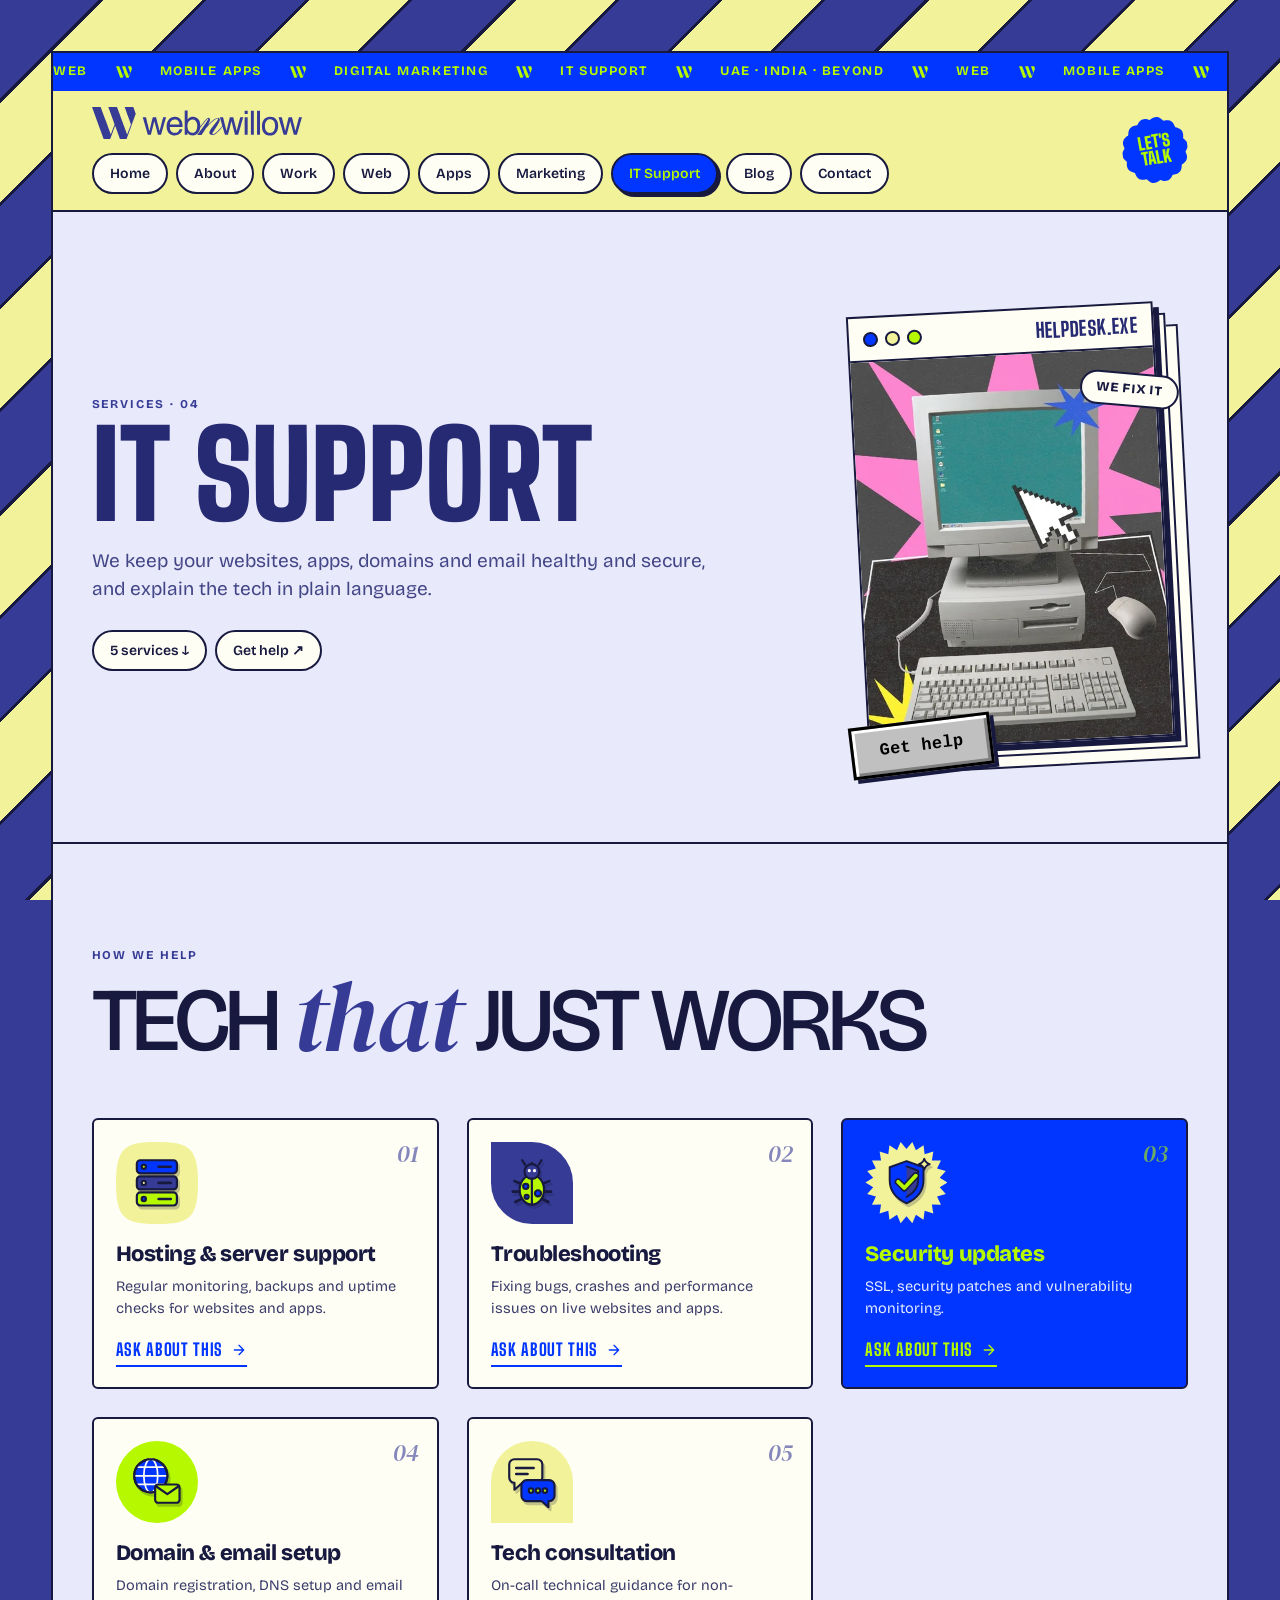
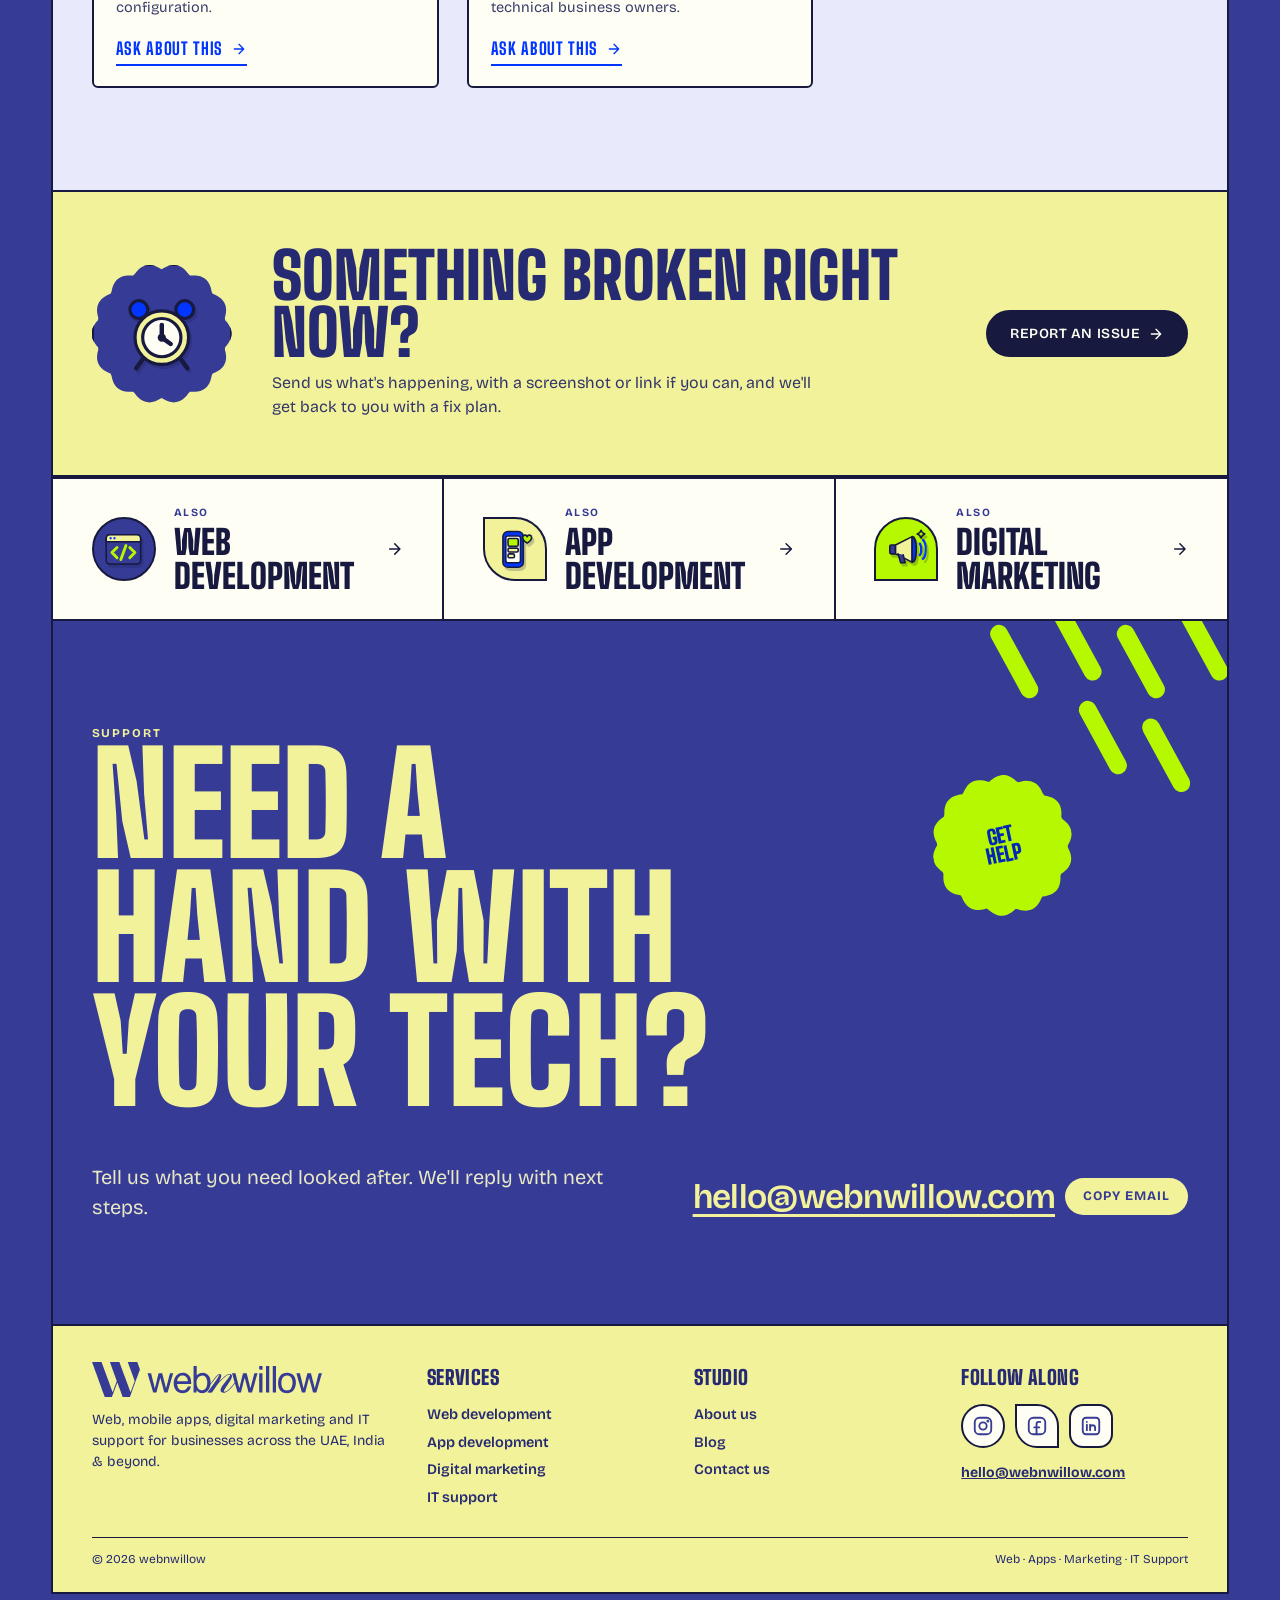
<file: it-support.html>
<!doctype html>
<html lang="en">
<head>
<meta charset="utf-8">
<meta name="viewport" content="width=device-width, initial-scale=1, viewport-fit=cover">
<title>IT Support · webnwillow</title>
<meta name="description" content="Hosting and server support, troubleshooting, security updates, domain and email setup, and tech consultation from webnwillow.">
<link rel="icon" href="assets/webnwillow-mark.svg" type="image/svg+xml">
<link rel="preload" href="assets/fonts/bricolage-grotesque.woff2" as="font" type="font/woff2" crossorigin>
<link rel="preload" href="assets/fonts/big-shoulders-display.woff2" as="font" type="font/woff2" crossorigin>
<link rel="stylesheet" href="assets/css/site.css">
</head>
<body data-page="it">
<div class="site">
  <div id="site-header"></div>

  <main>
    <section class="phero ph-mist wrap">
      <div>
        <div class="eyebrow">Services · 04</div>
        <h1 class="cond">IT support</h1>
        <p class="lede">We keep your websites, apps, domains and email healthy and secure, and explain the tech in plain language.</p>
        <div class="pills"><a class="pill" href="#services">5 services ↓</a><a class="pill" href="contact.html?service=Tech%20consultation">Get help ↗</a></div>
      </div>
      <div class="dm-shot it-shot">
        <div class="win-stack"><div class="win"><div class="win-bar"><span class="dots"><i></i><i></i><i></i></span><b>helpdesk.exe</b></div>
          <div class="it-shot-body"><img fetchpriority="high" decoding="async" src="assets/img/it-retro-pc.webp?v=1" alt="Retro desktop computer with a pixel mouse cursor on a collage background" width="495" height="700"></div></div></div>
        <span class="tagp">We fix it</span>
        <a class="btn95" href="contact.html?service=Troubleshooting">Get help</a>
      </div>
    </section>

    <section class="section wrap svcs-bg" id="services">
      <div class="eyebrow">How we help</div>
      <h2 class="big">Tech <span class="n">that</span> just works</h2>
      <div class="svcs">
        <article class="svc">
          <span class="num">01</span>
          <div class="ico squircle" style="--bg:var(--butter)"><svg aria-hidden="true"><use href="#s-server"/></svg></div>
          <h3>Hosting &amp; server support</h3>
          <p>Regular monitoring, backups and uptime checks for websites and apps.</p>
          <a class="more" href="contact.html?service=Hosting%20%26%20server%20support">Ask about this <svg aria-hidden="true"><use href="#i-arrow"/></svg></a>
        </article>
        <article class="svc">
          <span class="num">02</span>
          <div class="ico leaf" style="--bg:var(--indigo);--fg:var(--butter)"><svg aria-hidden="true"><use href="#s-bug"/></svg></div>
          <h3>Troubleshooting</h3>
          <p>Fixing bugs, crashes and performance issues on live websites and apps.</p>
          <a class="more" href="contact.html?service=Troubleshooting">Ask about this <svg aria-hidden="true"><use href="#i-arrow"/></svg></a>
        </article>
        <article class="svc feature">
          <span class="num">03</span>
          <div class="ico shape-burst" style="--bg:var(--butter)"><svg aria-hidden="true"><use href="#s-shield"/></svg></div>
          <h3>Security updates</h3>
          <p>SSL, security patches and vulnerability monitoring.</p>
          <a class="more" href="contact.html?service=Security%20updates">Ask about this <svg aria-hidden="true"><use href="#i-arrow"/></svg></a>
        </article>
        <article class="svc">
          <span class="num">04</span>
          <div class="ico disc" style="--bg:var(--lime)"><svg aria-hidden="true"><use href="#s-globe"/></svg></div>
          <h3>Domain &amp; email setup</h3>
          <p>Domain registration, DNS setup and email configuration.</p>
          <a class="more" href="contact.html?service=Domain%20%26%20email%20setup">Ask about this <svg aria-hidden="true"><use href="#i-arrow"/></svg></a>
        </article>
        <article class="svc">
          <span class="num">05</span>
          <div class="ico arch" style="--bg:var(--butter)"><svg aria-hidden="true"><use href="#s-chat"/></svg></div>
          <h3>Tech consultation</h3>
          <p>On-call technical guidance for non-technical business owners.</p>
          <a class="more" href="contact.html?service=Tech%20consultation">Ask about this <svg aria-hidden="true"><use href="#i-arrow"/></svg></a>
        </article>
      </div>
    </section>

    <section class="band wrap">
      <div class="ico shape-scallop" style="--bg:var(--indigo);--fg:var(--butter)"><svg aria-hidden="true"><use href="#s-clock"/></svg></div>
      <div>
        <h2 class="cond">Something broken right now?</h2>
        <p>Send us what's happening, with a screenshot or link if you can, and we'll get back to you with a fix plan.</p>
      </div>
      <a class="pill-ink" href="contact.html?service=Troubleshooting">Report an issue <svg aria-hidden="true"><use href="#i-arrow"/></svg></a>
    </section>

    <nav class="others" aria-label="Other services">
      <a class="other" href="web-development.html"><div class="ico disc" style="--bg:var(--indigo);--fg:var(--butter)"><svg aria-hidden="true"><use href="#s-code"/></svg></div><span><small>Also</small><b>Web development</b></span><svg aria-hidden="true"><use href="#i-arrow"/></svg></a>
      <a class="other" href="app-development.html"><div class="ico leaf" style="--bg:var(--butter)"><svg aria-hidden="true"><use href="#s-phone"/></svg></div><span><small>Also</small><b>App development</b></span><svg aria-hidden="true"><use href="#i-arrow"/></svg></a>
      <a class="other" href="digital-marketing.html"><div class="ico arch" style="--bg:var(--lime)"><svg aria-hidden="true"><use href="#s-megaphone"/></svg></div><span><small>Also</small><b>Digital marketing</b></span><svg aria-hidden="true"><use href="#i-arrow"/></svg></a>
    </nav>

    <section class="cta wrap">
      <svg class="rain" viewBox="0 0 300 200" aria-hidden="true"><g stroke="#B5F800" stroke-width="14" stroke-linecap="round"><path d="M120 10 l24 44"/><path d="M170 -4 l24 44"/><path d="M220 10 l24 44"/><path d="M270 -4 l24 44"/><path d="M190 70 l24 44"/><path d="M240 84 l24 44"/></g></svg>
      <a class="scallop shape-scallop" href="contact.html"><span>Get<br>help</span></a>
      <div class="eyebrow">Support</div>
      <h2 class="cond">Need a hand with your tech?</h2>
      <div class="cta-row">
        <p>Tell us what you need looked after. We'll reply with next steps.</p>
        <div class="mail"><a data-email href="contact.html">Email us</a><button class="copy" type="button" data-copy>Copy email</button></div>
      </div>
    </section>
  </main>

  <div id="site-footer"></div>
</div>
<script src="assets/js/site.js"></script>
</body>
</html>
</file>
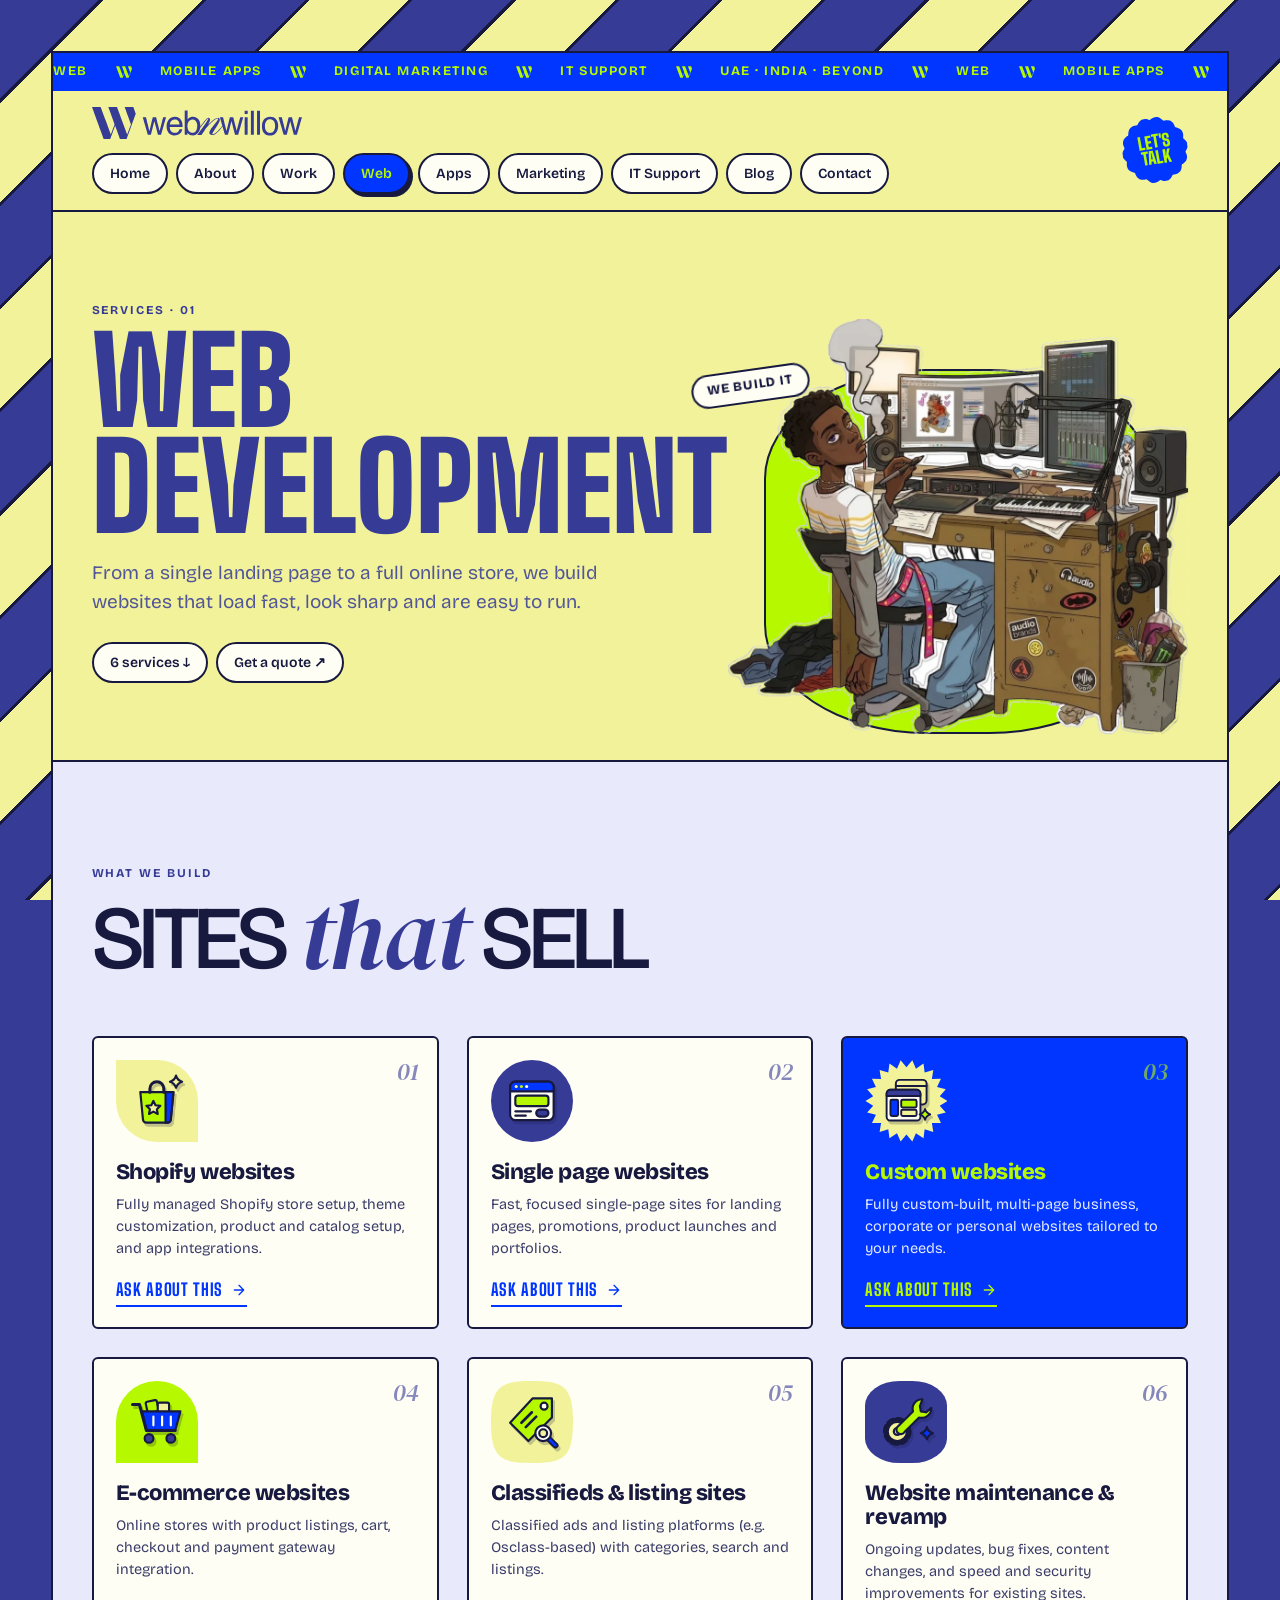
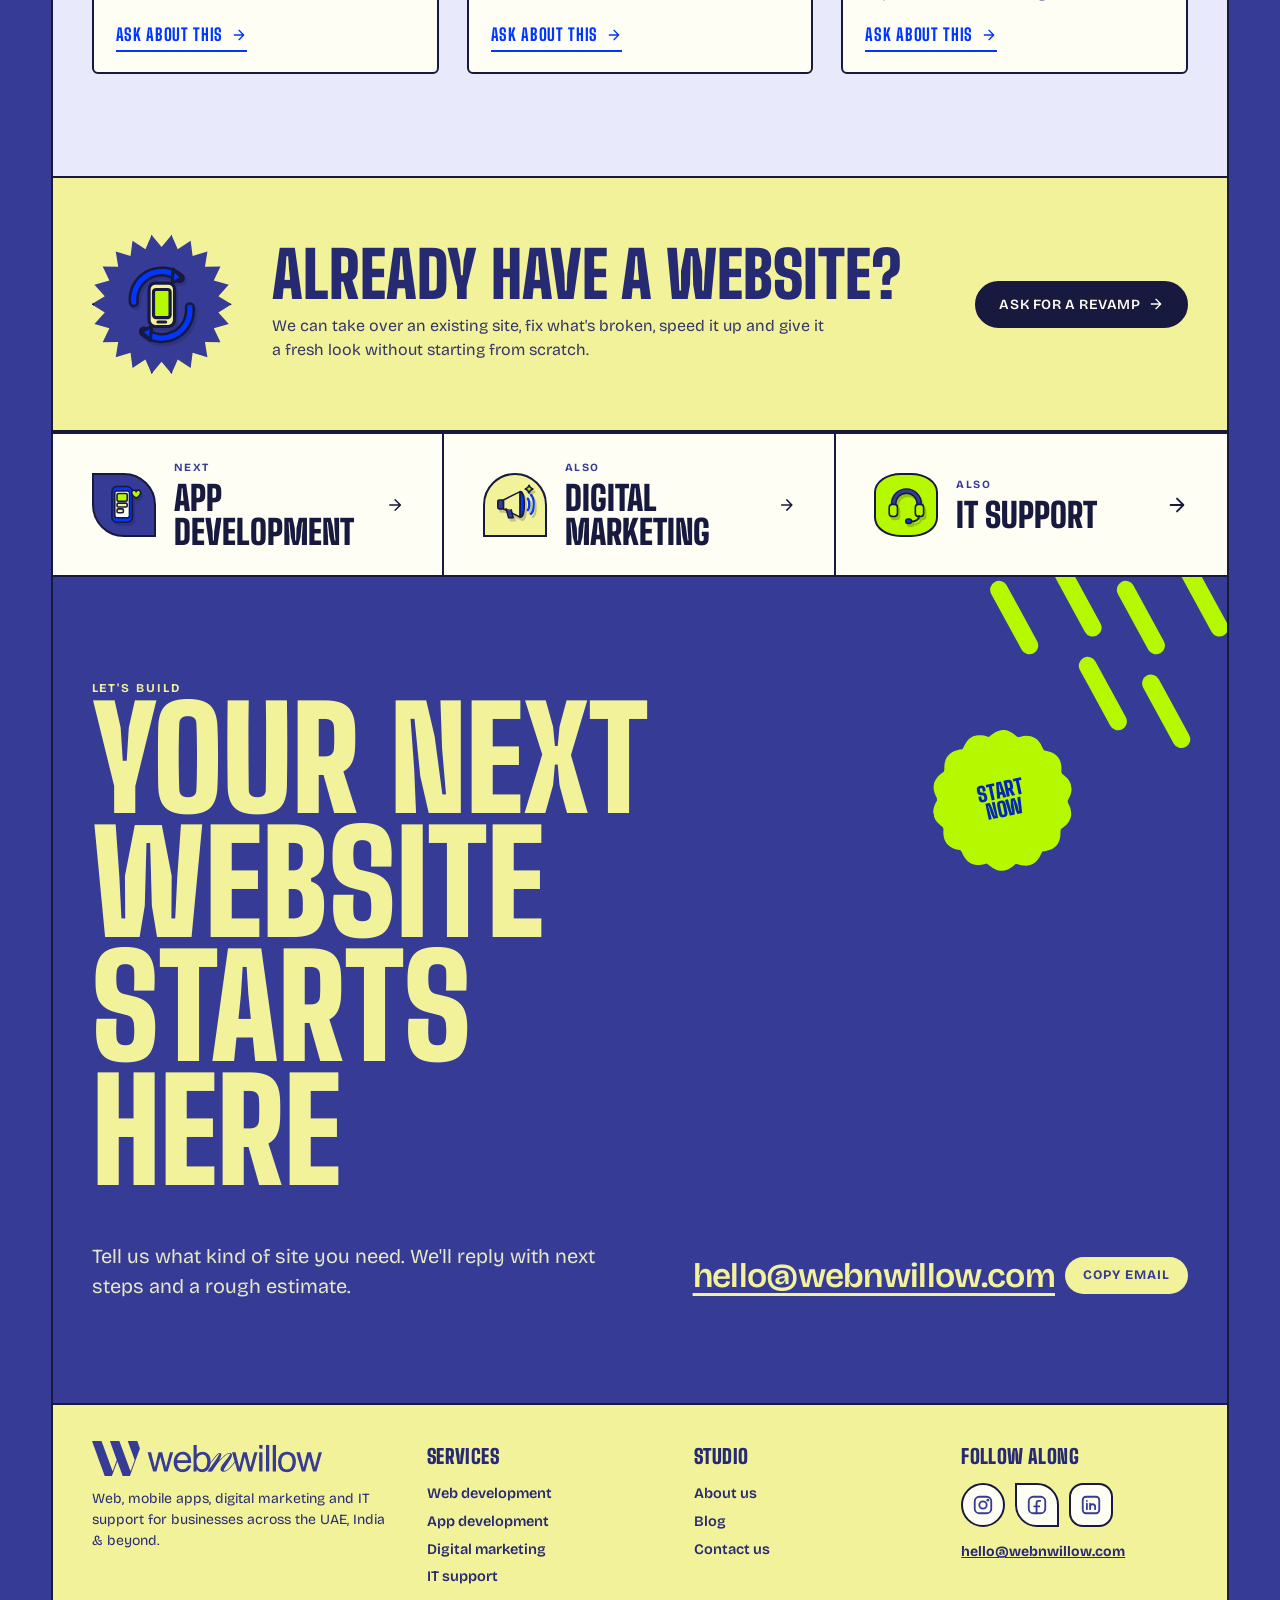
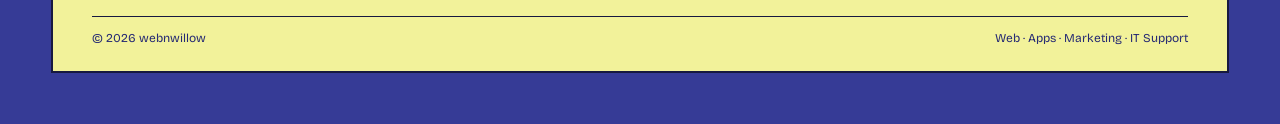
<file: web-development.html>
<!doctype html>
<html lang="en">
<head>
<meta charset="utf-8">
<meta name="viewport" content="width=device-width, initial-scale=1, viewport-fit=cover">
<title>Web Development · webnwillow</title>
<meta name="description" content="Shopify, single page, custom, e-commerce and classifieds websites, plus maintenance and revamps, from webnwillow.">
<link rel="icon" href="assets/webnwillow-mark.svg" type="image/svg+xml">
<link rel="preload" href="assets/fonts/bricolage-grotesque.woff2" as="font" type="font/woff2" crossorigin>
<link rel="preload" href="assets/fonts/big-shoulders-display.woff2" as="font" type="font/woff2" crossorigin>
<link rel="stylesheet" href="assets/css/site.css">
</head>
<body data-page="web">
<div class="site">
  <div id="site-header"></div>

  <main>
    <section class="phero ph-butter wrap">
      <div>
        <div class="eyebrow">Services · 01</div>
        <h1 class="cond">Web development</h1>
        <p class="lede">From a single landing page to a full online store, we build websites that load fast, look sharp and are easy to run.</p>
        <div class="pills"><a class="pill" href="#services">6 services ↓</a><a class="pill" href="contact.html?service=Custom%20websites">Get a quote ↗</a></div>
      </div>
      <div class="art web-art"><div class="bg blob" style="background:var(--lime)"></div><span class="tagp">We build it</span><img fetchpriority="high" decoding="async" src="assets/img/web-desk.webp?v=1" alt="Illustration of a creator working at a desk with monitors, a drawing tablet and a keyboard" width="1000" height="902"></div>
    </section>

    <section class="section wrap svcs-bg" id="services">
      <div class="eyebrow">What we build</div>
      <h2 class="big">Sites <span class="n">that</span> sell</h2>
      <div class="svcs">
        <article class="svc">
          <span class="num">01</span>
          <div class="ico leaf" style="--bg:var(--butter)"><svg aria-hidden="true"><use href="#s-bag"/></svg></div>
          <h3>Shopify websites</h3>
          <p>Fully managed Shopify store setup, theme customization, product and catalog setup, and app integrations.</p>
          <a class="more" href="contact.html?service=Shopify%20websites">Ask about this <svg aria-hidden="true"><use href="#i-arrow"/></svg></a>
        </article>
        <article class="svc">
          <span class="num">02</span>
          <div class="ico disc" style="--bg:var(--indigo);--fg:var(--butter)"><svg aria-hidden="true"><use href="#s-page"/></svg></div>
          <h3>Single page websites</h3>
          <p>Fast, focused single-page sites for landing pages, promotions, product launches and portfolios.</p>
          <a class="more" href="contact.html?service=Single%20page%20websites">Ask about this <svg aria-hidden="true"><use href="#i-arrow"/></svg></a>
        </article>
        <article class="svc feature">
          <span class="num">03</span>
          <div class="ico shape-burst" style="--bg:var(--butter)"><svg aria-hidden="true"><use href="#s-layout"/></svg></div>
          <h3>Custom websites</h3>
          <p>Fully custom-built, multi-page business, corporate or personal websites tailored to your needs.</p>
          <a class="more" href="contact.html?service=Custom%20websites">Ask about this <svg aria-hidden="true"><use href="#i-arrow"/></svg></a>
        </article>
        <article class="svc">
          <span class="num">04</span>
          <div class="ico arch" style="--bg:var(--lime)"><svg aria-hidden="true"><use href="#s-cart"/></svg></div>
          <h3>E-commerce websites</h3>
          <p>Online stores with product listings, cart, checkout and payment gateway integration.</p>
          <a class="more" href="contact.html?service=E-commerce%20websites">Ask about this <svg aria-hidden="true"><use href="#i-arrow"/></svg></a>
        </article>
        <article class="svc">
          <span class="num">05</span>
          <div class="ico squircle" style="--bg:var(--butter)"><svg aria-hidden="true"><use href="#s-tag"/></svg></div>
          <h3>Classifieds &amp; listing sites</h3>
          <p>Classified ads and listing platforms (e.g. Osclass-based) with categories, search and listings.</p>
          <a class="more" href="contact.html?service=Classifieds%20%26%20listing%20sites">Ask about this <svg aria-hidden="true"><use href="#i-arrow"/></svg></a>
        </article>
        <article class="svc">
          <span class="num">06</span>
          <div class="ico blob" style="--bg:var(--indigo);--fg:var(--butter)"><svg aria-hidden="true"><use href="#s-wrench"/></svg></div>
          <h3>Website maintenance &amp; revamp</h3>
          <p>Ongoing updates, bug fixes, content changes, and speed and security improvements for existing sites.</p>
          <a class="more" href="contact.html?service=Website%20maintenance%20%26%20revamp">Ask about this <svg aria-hidden="true"><use href="#i-arrow"/></svg></a>
        </article>
      </div>
    </section>

    <section class="band wrap">
      <div class="ico shape-burst" style="--bg:var(--indigo);--fg:var(--butter)"><svg aria-hidden="true"><use href="#s-refresh"/></svg></div>
      <div>
        <h2 class="cond">Already have a website?</h2>
        <p>We can take over an existing site, fix what's broken, speed it up and give it a fresh look without starting from scratch.</p>
      </div>
      <a class="pill-ink" href="contact.html?service=Website%20maintenance%20%26%20revamp">Ask for a revamp <svg aria-hidden="true"><use href="#i-arrow"/></svg></a>
    </section>

    <nav class="others" aria-label="Other services">
      <a class="other" href="app-development.html"><div class="ico leaf" style="--bg:var(--indigo);--fg:var(--butter)"><svg aria-hidden="true"><use href="#s-phone"/></svg></div><span><small>Next</small><b>App development</b></span><svg aria-hidden="true"><use href="#i-arrow"/></svg></a>
      <a class="other" href="digital-marketing.html"><div class="ico arch" style="--bg:var(--butter)"><svg aria-hidden="true"><use href="#s-megaphone"/></svg></div><span><small>Also</small><b>Digital marketing</b></span><svg aria-hidden="true"><use href="#i-arrow"/></svg></a>
      <a class="other" href="it-support.html"><div class="ico blob" style="--bg:var(--lime)"><svg aria-hidden="true"><use href="#s-headset"/></svg></div><span><small>Also</small><b>IT support</b></span><svg aria-hidden="true"><use href="#i-arrow"/></svg></a>
    </nav>

    <section class="cta wrap">
      <svg class="rain" viewBox="0 0 300 200" aria-hidden="true"><g stroke="#B5F800" stroke-width="14" stroke-linecap="round"><path d="M120 10 l24 44"/><path d="M170 -4 l24 44"/><path d="M220 10 l24 44"/><path d="M270 -4 l24 44"/><path d="M190 70 l24 44"/><path d="M240 84 l24 44"/></g></svg>
      <a class="scallop shape-scallop" href="contact.html"><span>Start<br>now</span></a>
      <div class="eyebrow">Let's build</div>
      <h2 class="cond">Your next website starts here</h2>
      <div class="cta-row">
        <p>Tell us what kind of site you need. We'll reply with next steps and a rough estimate.</p>
        <div class="mail"><a data-email href="contact.html">Email us</a><button class="copy" type="button" data-copy>Copy email</button></div>
      </div>
    </section>
  </main>

  <div id="site-footer"></div>
</div>
<script src="assets/js/site.js"></script>
</body>
</html>
</file>
<file: assets/css/site.css>
/* webnwillow — shared styles for every page.
   Accents: lime #B5F800 + bright blue #0036FF (outer background, highlights).
   Palette is built only from the logo: indigo #363B96 + butter #F2F29A, with tints of each. */
/* Fonts live in assets/fonts (SIL Open Font License, see the OFL-*.txt files there). */
@font-face { font-family: "Bricolage Grotesque"; src: url("../fonts/bricolage-grotesque.woff2") format("woff2"); font-weight: 200 800; font-stretch: 75% 100%; font-display: swap; }
@font-face { font-family: "Big Shoulders Display"; src: url("../fonts/big-shoulders-display.woff2") format("woff2"); font-weight: 100 900; font-display: swap; }
@font-face { font-family: "DM Serif Display"; src: url("../fonts/dm-serif-display.woff2") format("woff2"); font-weight: 400; font-style: normal; font-display: swap; }
@font-face { font-family: "DM Serif Display"; src: url("../fonts/dm-serif-display-italic.woff2") format("woff2"); font-weight: 400; font-style: italic; font-display: swap; }
:root {
  color-scheme: light;
  --indigo: #363B96;
  --indigo-deep: #262A73;
  --indigo-2: #5B60C4;
  --ink: #17193F;
  --peri: #B8BBEE;
  --mist: #E8E9FA;
  --butter: #F2F29A;
  --butter-2: #E6E56A;
  --cream: #FBFBDF;
  --lime: #B5F800;
  --blue: #0036FF;
  --blue-deep: #0027B8;
  --paper: #FFFEF4;
  --sans: "Bricolage Grotesque", "Helvetica Neue", Arial, sans-serif;
  --display: "Big Shoulders Display", Impact, "Arial Narrow", sans-serif;
  --serif: "DM Serif Display", Georgia, serif;
  --fun: var(--display);
  --gut: clamp(16px, 3vw, 40px);
  --line: 2px solid var(--ink);
  --sq: url("data:image/svg+xml,%3Csvg xmlns='http://www.w3.org/2000/svg' viewBox='0 0 100 100' preserveAspectRatio='none'%3E%3Cpath d='M50 0C88 0 100 6 100 50S88 100 50 100 0 94 0 50 12 0 50 0Z'/%3E%3C/svg%3E");
  --burst: none;   /* set by site.js */
  --scallop: none; /* set by site.js */
}
* { box-sizing: border-box; }
html { scroll-behavior: smooth; }
body {
  margin: 0;
  color: var(--ink);
  font-family: var(--sans);
  font-size: 16px;
  line-height: 1.5;
  padding: clamp(0px, 4vw, 64px);
  background-color: var(--indigo);
}
/* Striped backdrop on its own GPU layer: stays put without repainting the page on every scroll
   (background-attachment: fixed forced a full repaint per frame). */
body::before {
  content: ""; position: fixed; inset: 0; z-index: -1; pointer-events: none;
  background-image: repeating-linear-gradient(135deg,
    var(--indigo) 0 70px, var(--ink) 70px 73px,
    var(--butter) 73px 143px, var(--ink) 143px 146px);
  transform: translateZ(0); will-change: transform;
}
/* mobile: no striped outer backdrop, site fills the screen */
@media (max-width: 760px) {
  body { padding: 0; background-color: var(--paper); }
  body::before { display: none; }
  .site { border-inline: 0; }
}
a { color: inherit; }
button, input, select, textarea { font: inherit; color: inherit; }
img { max-width: 100%; }
[hidden] { display: none !important; }
:focus-visible { outline: 3px solid var(--indigo-2); outline-offset: 3px; }

.site { background: var(--paper); overflow: hidden; border: var(--line); position: relative; }
.wrap { padding-inline: var(--gut); }
.n { font-family: var(--serif); font-style: italic; font-weight: 400; letter-spacing: -0.02em; }
.cond { font-family: var(--display); font-weight: 900; text-transform: uppercase; letter-spacing: 0; line-height: .88; }
.eyebrow { font-weight: 700; font-stretch: 112%; font-size: 12px; letter-spacing: .16em; text-transform: uppercase; color: var(--indigo); }
.section { padding-block: clamp(56px, 8vw, 110px); }
.big { margin: 8px 0 0; font-weight: 500; font-size: clamp(40px, 7vw, 96px); line-height: .9; letter-spacing: -0.05em; text-transform: uppercase; text-wrap: balance; }
.big .n { text-transform: none; color: var(--indigo); font-size: 1.1em; }
.lede { max-width: 52ch; font-size: clamp(16px, 1.6vw, 19px); color: #33366A; margin: 18px 0 0; }

/* ---------- shapes ---------- */
.squircle { -webkit-mask: var(--sq) center / 100% 100% no-repeat; mask: var(--sq) center / 100% 100% no-repeat; }
.arch { border-radius: 999px 999px 0 0; }
.blob { border-radius: 42% / 30%; }
.leaf { border-radius: 0 50% 0 50%; }
.leaf-r { border-radius: 50% 0 50% 0; }
.disc { border-radius: 50%; }
.shape-burst { clip-path: var(--burst); }
.shape-scallop { clip-path: var(--scallop); }
@keyframes spin { to { transform: rotate(360deg); } }
@keyframes slide { to { transform: translateX(-50%); } }

/* icon holder: any shape + a line icon from the sprite */
.ico { --s: 72px; --bg: var(--butter); --fg: var(--indigo); width: var(--s); height: var(--s); flex: none; display: grid; place-items: center; background: var(--bg); color: var(--fg); }
.ico.bordered { border: var(--line); }
.ico svg { width: 48%; height: 48%; }
.ico.shape-burst svg, .ico.shape-scallop svg { width: 42%; height: 42%; }
.i { width: 1.1em; height: 1.1em; vertical-align: -0.15em; flex: none; }

/* ---------- ticker ---------- */
.ticker { background: var(--indigo); color: var(--butter); overflow: hidden; white-space: nowrap; font-weight: 700; font-stretch: 112%; font-size: 13px; letter-spacing: .12em; text-transform: uppercase; }
.ticker-track { display: inline-flex; gap: 28px; padding-block: 9px; animation: slide 36s linear infinite; }
.ticker-track > span { display: inline-flex; align-items: center; gap: 28px; }
.ticker svg { width: 16px; height: 12px; fill: var(--butter); }

/* ---------- header / nav ---------- */
.nav { background: var(--butter); display: flex; align-items: center; justify-content: space-between; flex-wrap: wrap; gap: 14px 20px; padding-block: 16px; padding-right: calc(var(--gut) + 90px); color: var(--indigo); position: relative; border-bottom: var(--line); }
.brand { display: flex; align-items: center; gap: 10px; text-decoration: none; color: var(--indigo); }
.brand svg { width: 34px; height: 26px; fill: currentColor; }
.brand b { font-weight: 500; font-size: 24px; letter-spacing: -0.03em; }
.brand b .n { font-size: 1.12em; }
.pills { display: flex; gap: 8px; flex-wrap: wrap; }
.pill { display: inline-flex; align-items: center; gap: 7px; border: var(--line); border-radius: 999px; padding: 8px 16px; background: var(--paper); color: var(--ink); text-decoration: none; font-weight: 600; font-size: 14px; transition: transform .2s, background .2s; }
.pill:hover { transform: translateY(-2px); background: var(--mist); }
.pill[aria-current="page"] { background: var(--indigo); color: var(--butter); box-shadow: 3px 3px 0 var(--ink); }
.pill.sm { padding: 4px 12px; font-size: 12px; }
.menu-btn { display: none; align-items: center; gap: 8px; border: var(--line); border-radius: 999px; background: var(--paper); padding: 7px 14px; font-weight: 700; font-size: 14px; cursor: pointer; }
.menu-btn svg { width: 18px; height: 18px; }
.corner { position: absolute; top: 50%; right: var(--gut); width: 66px; height: 66px; z-index: 3; background: var(--indigo); color: var(--butter); text-decoration: none; display: grid; place-items: center; text-align: center; font-weight: 900; font-stretch: 62%; font-size: 15px; line-height: .95; text-transform: uppercase; transform: translateY(-50%) rotate(-10deg); transition: background .2s, transform .3s cubic-bezier(.3,1.6,.5,1); }
.corner span { display: block; }
.corner:hover { background: var(--indigo-2); transform: translateY(-50%) rotate(6deg) scale(1.06); }

/* ---------- home hero ---------- */
.hero { background: var(--butter); color: var(--indigo); position: relative; padding-block: clamp(40px, 7vw, 110px) clamp(32px, 5vw, 64px); text-align: center; }
.hero h1 { margin: 0; font-weight: 800; font-size: clamp(56px, 14.5vw, 230px); line-height: .82; letter-spacing: -0.065em; white-space: nowrap; }
.hero h1 .n { font-size: 1.16em; letter-spacing: -0.04em; margin-inline: -0.02em; }
.hero h1 sup { font-weight: 400; font-size: .22em; vertical-align: top; position: relative; top: .35em; margin-left: .06em; letter-spacing: 0; }
.ticket {
  position: absolute; left: 50%; top: clamp(24px, 6vw, 96px); transform: translateX(-12%) rotate(-11deg);
  background: var(--indigo); color: var(--butter); text-decoration: none; font-weight: 700; font-stretch: 110%;
  font-size: clamp(14px, 2.2vw, 30px); text-transform: uppercase; padding: .45em 1.3em; border-radius: 6px;
  -webkit-mask: radial-gradient(circle 5px at 0 50%, #0000 97%, #000) left / 51% 13px repeat-y, radial-gradient(circle 5px at 100% 50%, #0000 97%, #000) right / 51% 13px repeat-y;
  mask: radial-gradient(circle 5px at 0 50%, #0000 97%, #000) left / 51% 13px repeat-y, radial-gradient(circle 5px at 100% 50%, #0000 97%, #000) right / 51% 13px repeat-y;
  transition: transform .25s cubic-bezier(.3,1.6,.5,1); z-index: 2;
}
.ticket:hover { transform: translateX(-12%) rotate(-4deg) scale(1.06); }
.flower { width: clamp(70px, 9vw, 130px); aspect-ratio: 1; position: absolute; animation: spin 18s linear infinite; }
.spark { position: absolute; left: clamp(10px, 6vw, 90px); top: clamp(20px, 4vw, 50px); width: clamp(42px, 5vw, 70px); aspect-ratio: 1; animation: spin 12s linear infinite reverse; }

/* ---------- inner page hero ---------- */
.phero { position: relative; padding-block: clamp(44px, 7vw, 100px) clamp(40px, 6vw, 80px); display: grid; grid-template-columns: minmax(0, 1fr) auto; gap: 24px 48px; align-items: center; border-bottom: var(--line); overflow: hidden; }
.phero h1 { margin: 10px 0 0; font-size: clamp(52px, 9.4vw, 150px); }
.phero .lede { color: inherit; opacity: .85; }
.phero .pills { margin-top: 26px; }
.phero .ico { --s: clamp(150px, 20vw, 260px); border: var(--line); transform: rotate(-8deg); }
.phero .ico svg { --sw: 1.6; }
.phero .spark { left: auto; right: clamp(12px, 3vw, 40px); top: clamp(12px, 3vw, 32px); }
.ph-butter { background: var(--butter); color: var(--indigo); }
.ph-indigo { background: var(--indigo); color: var(--butter); }
.ph-indigo .eyebrow { color: var(--butter); }
.ph-indigo .pill:not([aria-current]) { background: var(--indigo-deep); color: var(--butter); border-color: var(--butter); }
.ph-peri { background: var(--peri); color: var(--ink); }
.ph-mist { background: var(--mist); color: var(--indigo-deep); }

/* ---------- pillar tiles (home) ---------- */
.tiles { display: grid; grid-template-columns: repeat(4, 1fr); border-block: var(--line); }
.tile { padding: 22px 22px 26px; border-right: var(--line); text-decoration: none; display: flex; flex-direction: column; min-height: 400px; position: relative; transition: filter .2s; }
.tile:last-child { border-right: 0; }
.tile:hover { filter: brightness(1.05); }
.tile:hover .ico { transform: rotate(-8deg) scale(1.06); }
.tile .lbl { font-size: 11px; font-weight: 700; letter-spacing: .14em; text-transform: uppercase; }
.tile .ico { --s: 128px; margin: 18px auto; border: var(--line); transition: transform .3s cubic-bezier(.3,1.6,.5,1); }
.tile h3 { margin: auto 0 0; font-weight: 500; font-size: clamp(28px, 3vw, 42px); line-height: .92; letter-spacing: -0.04em; text-transform: uppercase; }
.tile ul { margin: 12px 0 0; padding: 0; list-style: none; font-size: 13.5px; line-height: 1.55; }
.tile ul li::before { content: "↳ "; }
.tile .go-txt { margin-top: 16px; font-weight: 800; font-stretch: 75%; text-transform: uppercase; font-size: 14px; letter-spacing: .05em; display: inline-flex; align-items: center; gap: 6px; }
.t1 { background: var(--indigo); color: var(--butter); }
.t2 { background: var(--butter); color: var(--indigo-deep); }
.t3 { background: var(--peri); color: var(--ink); }
.t4 { background: var(--mist); color: var(--indigo-deep); }
.sticker { position: absolute; top: 16px; right: 16px; background: var(--paper); color: var(--ink); border: 1.5px solid var(--ink); border-radius: 999px; font-size: 11px; font-weight: 700; padding: 3px 10px; letter-spacing: .06em; text-transform: uppercase; transform: rotate(6deg); }

/* ---------- tag marquee ---------- */
.tagband { background: var(--indigo); border-block: var(--line); overflow: hidden; white-space: nowrap; }
.tagtrack { display: inline-flex; gap: 16px; padding-block: 14px; animation: slide 48s linear infinite reverse; }
.tagtrack > span { display: inline-flex; gap: 16px; align-items: center; }
.tag { display: inline-flex; align-items: center; gap: 10px; font-weight: 900; font-stretch: 62%; font-size: 22px; text-transform: uppercase; color: var(--butter); }
.tag svg { width: 22px; height: 22px; }
.dot { width: 8px; height: 8px; border-radius: 50%; background: var(--peri); display: inline-block; }

/* ---------- why us ---------- */
.why { display: grid; grid-template-columns: repeat(4, 1fr); gap: clamp(16px, 2.4vw, 28px); margin-top: clamp(32px, 5vw, 56px); }
.why article { border-top: var(--line); padding-top: 18px; }
.why .ico { --s: 84px; margin-bottom: 16px; }
.why h3 { margin: 0; font-size: 19px; font-weight: 800; font-stretch: 105%; text-transform: uppercase; letter-spacing: -0.01em; line-height: 1.1; }
.why p { margin: 8px 0 0; font-size: 14.5px; color: #3A3D6A; }

/* ---------- service cards ---------- */
.svcs { display: grid; grid-template-columns: repeat(3, 1fr); gap: clamp(16px, 2.4vw, 28px); margin-top: clamp(32px, 5vw, 56px); }
.svc { background: var(--paper); border: var(--line); border-radius: 6px; padding: 22px 22px 20px; display: flex; flex-direction: column; gap: 10px; position: relative; transition: transform .25s, box-shadow .25s; }
.svc:hover { transform: translate(-3px, -3px); box-shadow: 6px 6px 0 var(--ink); }
.svc .ico { --s: 82px; margin-bottom: 8px; transition: transform .3s cubic-bezier(.3,1.6,.5,1); }
.svc:hover .ico { transform: rotate(-10deg); }
.svc h3 { margin: 0; font-size: 22px; font-weight: 800; font-stretch: 100%; letter-spacing: -0.02em; line-height: 1.1; }
.svc p { margin: 0; font-size: 14.5px; color: #3A3D6A; flex: 1; }
.svc .more { margin-top: 8px; display: inline-flex; align-items: center; gap: 8px; font-weight: 800; font-stretch: 80%; font-size: 14px; text-transform: uppercase; letter-spacing: .05em; text-decoration: none; color: var(--indigo); align-self: flex-start; border-bottom: 2px solid currentColor; padding-bottom: 2px; }
.svc .more svg { width: 16px; height: 16px; transition: transform .2s; }
.svc .more:hover svg { transform: translateX(4px); }
.svc .num { position: absolute; top: 16px; right: 18px; font-family: var(--serif); font-style: italic; font-size: 24px; color: var(--indigo); opacity: .6; }
.svc.feature { background: var(--indigo); color: var(--butter); }
.svc.feature p { color: #E4E4C2; }
.svc.feature .more, .svc.feature .num { color: var(--butter); }
.svcs-bg { background: var(--mist); }

/* highlight band */
.band { display: grid; grid-template-columns: auto minmax(0, 1fr) auto; gap: 24px 40px; align-items: center; background: var(--butter); border-block: var(--line); padding-block: clamp(32px, 5vw, 56px); }
.band .ico { --s: clamp(96px, 11vw, 140px); border: var(--line); }
.band h2 { margin: 0; font-size: clamp(34px, 5vw, 64px); color: var(--indigo-deep); }
.band p { margin: 10px 0 0; max-width: 56ch; color: #33366A; }

/* ---------- marketing plans ---------- */
.plans { display: grid; grid-template-columns: repeat(3, 1fr); gap: clamp(16px, 2.4vw, 28px); margin-top: clamp(36px, 5vw, 60px); align-items: stretch; }
.plan { background: var(--paper); border: var(--line); border-radius: 6px; display: flex; flex-direction: column; position: relative; transition: transform .25s, box-shadow .25s; }
.plan:hover { transform: translate(-3px, -3px); box-shadow: 6px 6px 0 var(--ink); }
.plan .top { padding: 26px 24px 22px; border-bottom: var(--line); display: flex; gap: 18px; align-items: center; }
.plan .ico { --s: 76px; }
.plan .tier { font-size: 11px; font-weight: 700; letter-spacing: .16em; text-transform: uppercase; opacity: .75; }
.plan h3 { margin: 2px 0 0; font-size: clamp(38px, 4vw, 54px); }
.plan .for { margin: 0; padding: 16px 24px 0; font-family: var(--serif); font-style: italic; font-size: 19px; line-height: 1.25; }
.plan ul { list-style: none; margin: 0; padding: 14px 24px 8px; display: grid; gap: 10px; font-size: 14.5px; flex: 1; }
.plan li { display: flex; gap: 10px; align-items: flex-start; }
.plan li svg { width: 18px; height: 18px; margin-top: 2px; flex: none; color: var(--indigo); }
.plan li.inherit { font-weight: 700; }
.plan .cta-pill { margin: 14px 24px 24px; align-self: flex-start; }
.plan.p1 .top { background: var(--mist); }
.plan.p2 .top { background: var(--butter); }
.plan.p3 { background: var(--indigo); color: var(--butter); }
.plan.p3 .top { background: var(--indigo-deep); border-color: var(--ink); }
.plan.p3 li svg { color: var(--butter); }
.plan .sticker { top: -12px; right: 18px; background: var(--butter); color: var(--indigo-deep); }
.pill-ink { display: inline-flex; align-items: center; gap: 8px; background: var(--ink); color: var(--paper); text-decoration: none; text-transform: uppercase; font-weight: 600; font-stretch: 110%; font-size: 14px; letter-spacing: .04em; padding: 11px 22px; border-radius: 999px; border: 2px solid var(--ink); transition: background .2s, transform .2s; }
.pill-ink:hover { background: var(--indigo); transform: translateY(-2px); }
.pill-ink svg { width: 16px; height: 16px; }
.pill-butter { background: var(--butter); color: var(--indigo-deep); }
.pill-butter:hover { background: var(--paper); }

/* compare table */
.compare-wrap { margin-top: clamp(36px, 5vw, 56px); overflow-x: auto; border: var(--line); border-radius: 6px; background: var(--paper); }
.compare { width: 100%; border-collapse: collapse; min-width: 620px; font-size: 14.5px; }
.compare th, .compare td { padding: 14px 16px; text-align: left; border-bottom: 1.5px solid var(--peri); vertical-align: top; }
.compare thead th { background: var(--indigo); color: var(--butter); font-weight: 900; font-stretch: 62%; font-size: 22px; text-transform: uppercase; letter-spacing: .01em; border-bottom: var(--line); }
.compare tbody th { font-weight: 700; width: 30%; }
.compare tbody tr:nth-child(even) { background: var(--mist); }
.compare tbody tr:last-child > * { border-bottom: 0; }
.compare .yes svg { width: 20px; height: 20px; color: var(--indigo); }
.compare .no { color: #9A9CC4; }

/* ---------- process steps ---------- */
.steps { display: grid; grid-template-columns: repeat(4, 1fr); gap: clamp(16px, 2.4vw, 32px); margin-top: clamp(32px, 5vw, 60px); }
.step .frame { aspect-ratio: 3 / 4; max-width: 100%; display: grid; place-items: center; overflow: hidden; border: var(--line); }
.step .frame svg { width: 46%; height: auto; aspect-ratio: 1; --sw: 1.5; }
.step:nth-child(1) .frame { background: var(--mist); color: var(--indigo); }
.step:nth-child(2) .frame { background: var(--butter); color: var(--indigo); }
.step:nth-child(3) .frame { background: var(--indigo); color: var(--butter); }
.step:nth-child(4) .frame { background: var(--peri); color: var(--indigo-deep); }
.step .meta { display: flex; justify-content: space-between; align-items: baseline; margin-top: 12px; border-top: 1.5px solid var(--ink); padding-top: 8px; }
.step h3 { margin: 0; font-weight: 700; font-stretch: 105%; font-size: 17px; text-transform: uppercase; }
.step .num { font-family: var(--serif); font-style: italic; font-size: 22px; color: var(--indigo); }
.step p { margin: 6px 0 0; font-size: 14px; line-height: 1.45; color: #3A3D6A; }

/* ---------- about ---------- */
.about { display: grid; grid-template-columns: minmax(0, 5fr) minmax(0, 6fr); gap: clamp(28px, 5vw, 80px); align-items: center; }
.about .pic { background: var(--indigo); aspect-ratio: 5 / 6; max-width: 100%; position: relative; overflow: hidden; border: var(--line); border-bottom: 0; }
.about .pic svg { position: absolute; inset: 0; width: 100%; height: 100%; }
.about h2 { margin: 0; font-weight: 500; font-size: clamp(34px, 4.6vw, 64px); line-height: .92; letter-spacing: -0.045em; text-transform: uppercase; }
.about h2 span { display: block; padding-left: 1.1em; }
.about p { font-size: clamp(18px, 1.7vw, 21px); line-height: 1.35; max-width: 34em; margin: 22px 0 0; color: #26294F; }
.facts { display: flex; flex-wrap: wrap; gap: 10px; margin-top: 26px; }
.facts span { display: inline-flex; align-items: center; gap: 6px; border: 1.5px solid var(--indigo); color: var(--indigo); border-radius: 999px; padding: 5px 14px; font-size: 13px; font-weight: 600; }
.facts svg { width: 15px; height: 15px; }

/* ---------- other services strip ---------- */
.others { display: grid; grid-template-columns: repeat(3, 1fr); border-top: var(--line); }
.other { display: flex; align-items: center; gap: 18px; padding: 26px var(--gut); text-decoration: none; border-right: var(--line); transition: background .2s; }
.other:last-child { border-right: 0; }
.other:hover { background: var(--butter); }
.other .ico { --s: 64px; border: var(--line); }
.other small { display: block; font-size: 11px; font-weight: 700; letter-spacing: .14em; text-transform: uppercase; color: var(--indigo); }
.other b { display: block; font-weight: 900; font-stretch: 62%; font-size: 30px; text-transform: uppercase; line-height: 1; margin-top: 4px; }
.other > svg { width: 22px; height: 22px; margin-left: auto; }

/* ---------- CTA ---------- */
.cta { background: var(--indigo); color: var(--butter); padding-block: clamp(56px, 8vw, 110px); position: relative; overflow: hidden; border-top: var(--line); }
.cta .eyebrow { color: var(--butter); }
.cta h2 { margin: 0; font-size: clamp(56px, 11vw, 170px); max-width: 9ch; position: relative; z-index: 1; }
.cta-row { display: flex; flex-wrap: wrap; gap: 20px 40px; align-items: flex-end; justify-content: space-between; margin-top: clamp(28px, 4vw, 48px); position: relative; z-index: 1; }
.cta p { margin: 0; max-width: 40ch; font-size: clamp(16px, 1.6vw, 20px); color: #E7E7C4; }
.mail { display: flex; align-items: center; gap: 10px; flex-wrap: wrap; }
.mail a { font-weight: 600; font-stretch: 105%; font-size: clamp(20px, 2.8vw, 34px); color: var(--butter); letter-spacing: -0.02em; overflow-wrap: anywhere; text-underline-offset: 6px; }
.copy { background: var(--butter); color: var(--indigo); border: 0; border-radius: 999px; font: 700 13px/1 var(--sans); letter-spacing: .08em; text-transform: uppercase; padding: 12px 18px; cursor: pointer; }
.copy:hover { background: var(--paper); }
.scallop { position: absolute; right: clamp(16px, 12vw, 200px); top: clamp(60px, 12vw, 170px); width: clamp(96px, 11vw, 150px); aspect-ratio: 1; background: var(--butter); color: var(--indigo-deep); display: grid; place-items: center; text-align: center; text-decoration: none; font-weight: 900; font-stretch: 62%; font-size: clamp(16px, 1.6vw, 22px); line-height: .95; text-transform: uppercase; transform: rotate(-12deg); z-index: 2; transition: transform .3s cubic-bezier(.3,1.6,.5,1); }
.scallop:hover { transform: rotate(8deg) scale(1.08); }
.rain { position: absolute; top: 0; right: 0; width: min(38vw, 380px); pointer-events: none; }
.cta .flower { left: clamp(10px, 50vw, 620px); bottom: clamp(20px, 5vw, 60px); }

/* ---------- contact page ---------- */
.contact-grid { display: grid; grid-template-columns: minmax(0, 7fr) minmax(0, 5fr); gap: clamp(24px, 4vw, 56px); align-items: start; }
.form { background: var(--paper); border: var(--line); border-radius: 6px; padding: clamp(20px, 3vw, 36px); display: grid; grid-template-columns: 1fr 1fr; gap: 18px; box-shadow: 8px 8px 0 var(--indigo); }
.form .full { grid-column: 1 / -1; }
.form label { display: grid; gap: 6px; font-weight: 700; font-size: 13px; letter-spacing: .06em; text-transform: uppercase; color: var(--indigo-deep); }
.form label small { font-weight: 500; text-transform: none; letter-spacing: 0; opacity: .7; }
.form input, .form select, .form textarea { width: 100%; border: var(--line); border-radius: 10px; background: #fff; padding: 12px 14px; font-size: 16px; font-weight: 500; text-transform: none; letter-spacing: 0; color: var(--ink); }
.form textarea { min-height: 150px; resize: vertical; }
.form input:focus, .form select:focus, .form textarea:focus { outline: 3px solid var(--butter-2); outline-offset: 1px; }
.form button { justify-self: start; cursor: pointer; }
.form .note-sm { font-size: 13px; color: #55587E; margin: 0; align-self: center; }
.cards { display: grid; gap: 18px; }
.ccard { border: var(--line); border-radius: 6px; padding: 22px; display: flex; gap: 16px; align-items: flex-start; }
.ccard .ico { --s: 58px; }
.ccard h3 { margin: 0; font-size: 18px; font-weight: 800; text-transform: uppercase; font-stretch: 105%; }
.ccard p { margin: 4px 0 0; font-size: 14.5px; color: #3A3D6A; overflow-wrap: anywhere; }
.ccard a { font-weight: 700; color: var(--indigo); }
.ccard.b { background: var(--butter); }
.ccard .copy { background: var(--indigo); color: var(--butter); }
.ccard .copy:hover { background: var(--indigo-deep); }
.ccard.dark { background: var(--indigo); color: var(--butter); }
.ccard.dark p { color: #E7E7C4; }
.ccard.m { background: var(--mist); }
.socials-lg { display: flex; flex-wrap: wrap; gap: 10px; margin-top: 12px; }
.socials-lg a { display: inline-flex; align-items: center; gap: 8px; border: 2px solid var(--butter); border-radius: 999px; padding: 7px 14px 7px 10px; text-decoration: none; font-weight: 700; font-size: 14px; color: var(--butter); transition: background .2s, color .2s; }
.socials-lg a:hover { background: var(--butter); color: var(--indigo); }
.socials-lg svg { width: 20px; height: 20px; }

/* ---------- footer ---------- */
footer { background: var(--butter); color: var(--indigo-deep); border-top: var(--line); padding-block: 36px 24px; display: grid; grid-template-columns: 1.3fr 1fr 1fr 1fr; gap: 28px 40px; align-items: start; }
footer h4 { margin: 0 0 12px; font-family: var(--display); font-weight: 900; font-size: 20px; text-transform: uppercase; letter-spacing: .02em; }
footer .f-about p { margin: 12px 0 0; font-size: 14px; max-width: 36ch; }
footer ul { list-style: none; margin: 0; padding: 0; display: grid; gap: 6px; font-size: 14.5px; }
footer ul a { text-decoration: none; font-weight: 600; }
footer ul a:hover { text-decoration: underline; text-underline-offset: 4px; }
.socials { display: flex; gap: 10px; flex-wrap: wrap; }
.socials a { width: 44px; height: 44px; border-radius: 50%; border: var(--line); background: var(--paper); color: var(--indigo); display: grid; place-items: center; text-decoration: none; transition: transform .2s, background .2s, color .2s; }
.socials a:nth-child(2) { border-radius: 0 50% 0 50%; }
.socials a:nth-child(3) { border-radius: 14px; }
.socials a:nth-child(4) { border-radius: 50% 0 50% 0; }
.socials a:hover { background: var(--indigo); color: var(--butter); transform: rotate(-8deg) translateY(-2px); }
.socials svg { width: 22px; height: 22px; }
footer .f-mail { display: inline-block; margin-top: 14px; font-weight: 700; font-size: 14px; overflow-wrap: anywhere; }
.fine { grid-column: 1 / -1; font-size: 12px; border-top: 1.5px solid var(--ink); padding-top: 12px; display: flex; justify-content: space-between; flex-wrap: wrap; gap: 8px; }

/* ---------- responsive ---------- */
@media (max-width: 980px) {
  .tiles { grid-template-columns: repeat(2, 1fr); }
  .tile:nth-child(2) { border-right: 0; }
  .tile:nth-child(-n+2) { border-bottom: var(--line); }
  .why, .steps { grid-template-columns: repeat(2, 1fr); }
  .svcs, .plans { grid-template-columns: repeat(2, 1fr); }
  .others { grid-template-columns: 1fr; }
  .other { border-right: 0; border-bottom: var(--line); }
  .other:last-child { border-bottom: 0; }
  .contact-grid { grid-template-columns: 1fr; }
  footer { grid-template-columns: 1fr 1fr; }
  footer .f-about { grid-column: 1 / -1; }
}
@media (max-width: 760px) {
  .nav { padding-right: calc(var(--gut) + 64px); }
  .menu-btn { display: inline-flex; }
  .nav .pills.main { display: none; width: 100%; order: 3; flex-direction: column; }
  .nav .pills.main.open { display: flex; }
  .nav .pills.main .pill { justify-content: space-between; font-size: 16px; padding: 12px 18px; }
  .corner { width: 60px; height: 60px; font-size: 13px; top: 8px; transform: rotate(-10deg); }
  .corner:hover { transform: rotate(6deg) scale(1.06); }
  .ticket { position: static; display: inline-block; transform: rotate(-6deg); margin-bottom: 22px; }
  .ticket:hover { transform: rotate(-2deg) scale(1.04); }
  .hero h1 { font-size: 16.5vw; }
    .spark { display: none; }
  .phero { grid-template-columns: 1fr; }
  .phero .ico { --s: 120px; grid-row: 1; }
  .band { grid-template-columns: 1fr; }
  .form { grid-template-columns: 1fr; }
}
@media (max-width: 600px) {
  .tiles { grid-template-columns: 1fr; }
  .tile { border-right: 0; border-bottom: var(--line); min-height: 0; }
  .tile:last-child { border-bottom: 0; }
  .why, .steps, .svcs, .plans { grid-template-columns: 1fr; }
  .about { grid-template-columns: 1fr; }
  .scallop { top: 24px; }
  .cta .flower { display: none; }
  footer { grid-template-columns: 1fr; }
}
@media (prefers-reduced-motion: reduce) {
  .ticker-track, .tagtrack, .flower, .spark { animation: none; }
  * { transition: none !important; }
  html { scroll-behavior: auto; }
}

/* ---------- lime + bright blue accents ---------- */
:focus-visible { outline-color: var(--blue); }
.ticker { background: var(--blue); color: var(--lime); }
.ticker svg { fill: var(--lime); }
.pill:hover { background: var(--lime); }
.pill[aria-current="page"] { background: var(--blue); color: var(--lime); }
.corner { background: var(--blue); color: var(--lime); }
.corner:hover { background: var(--blue-deep); }
.ticket { background: var(--blue); color: var(--lime); }
.sticker { background: var(--lime); }
.t3 { background: var(--blue); color: var(--lime); }
.t4 { background: var(--lime); color: var(--blue-deep); }
.tagband { background: var(--blue); }
.tag { color: var(--lime); }
.dot { background: var(--lime); }
.svc.feature { background: var(--blue); color: var(--lime); }
.svc.feature p { color: #E4EBFF; }
.svc.feature .more, .svc.feature .num { color: var(--lime); }
.svc .more { color: var(--blue); }
.plan .sticker { background: var(--lime); color: var(--blue-deep); }
.compare .yes svg { color: var(--blue); }
.scallop { background: var(--lime); color: var(--blue-deep); }
.pill-ink:hover { background: var(--blue); }
.ph-blue { background: var(--blue); color: var(--lime); }
.ph-blue .eyebrow { color: var(--lime); }
.ph-blue .lede { color: #E4EBFF; opacity: 1; }
.ph-blue .pill:not([aria-current]) { background: var(--blue-deep); color: var(--lime); border-color: var(--lime); }
.other:hover { background: var(--lime); }
.socials a:hover { background: var(--blue); color: var(--lime); }
.form input:focus, .form select:focus, .form textarea:focus { outline-color: var(--lime); }
.form { box-shadow: 8px 8px 0 var(--blue); }

/* ---------- photos & cut-out figures ---------- */
/* cut-out standing on the bottom edge of an inner page hero, with a shape behind it */
.phero .art { position: relative; width: clamp(220px, 28vw, 380px); align-self: end; justify-self: end; margin-bottom: calc(-1 * clamp(40px, 6vw, 80px)); }
.phero .art .bg { position: absolute; left: 4%; right: 4%; bottom: 0; top: 22%; border: var(--line); border-bottom: 0; background: var(--lime); }
.phero .art img { position: relative; display: block; width: 100%; height: auto; }
.phero .art .tagp { position: absolute; top: 12%; left: -8%; z-index: 2; background: var(--paper); color: var(--ink); border: var(--line); border-radius: 999px; padding: 5px 14px; font-weight: 800; font-size: 13px; text-transform: uppercase; letter-spacing: .06em; transform: rotate(-8deg); white-space: nowrap; }
/* framed photo in any shape */
.photo { position: relative; overflow: hidden; border: var(--line); background: var(--ink); }
.photo img { display: block; width: 100%; height: 100%; object-fit: cover; }
.phero .photo { width: clamp(200px, 24vw, 340px); aspect-ratio: 1; transform: rotate(4deg); justify-self: end; box-shadow: 10px 10px 0 var(--ink); }
.band .photo { width: clamp(120px, 14vw, 180px); aspect-ratio: 1; }
.about .pic img { position: absolute; inset: 0; width: 100%; height: 100%; object-fit: cover; }
/* floating cut-outs */
.float-cut { position: absolute; pointer-events: none; z-index: 2; }
.plans-sec { position: relative; }
.plans-sec .float-cut { right: clamp(8px, 4vw, 60px); top: clamp(24px, 3.5vw, 50px); width: clamp(110px, 14vw, 200px); transform: rotate(8deg); z-index: 1; }
.plans-sec .plans { position: relative; z-index: 2; }
.cta .cj { position: absolute; bottom: 0; left: clamp(40%, 48vw, 55%); width: clamp(180px, 22vw, 300px); z-index: 1; }
@media (max-width: 760px) {
  .phero .art { justify-self: center; grid-row: 2; width: min(78%, 300px); }
  .phero .photo { justify-self: center; grid-row: 2; width: min(78%, 300px); }
  .plans-sec .float-cut { width: 110px; top: 12px; opacity: .9; }
  .cta .cj { display: none; }
}

/* poster-style labels use the condensed display face */
.corner, .scallop, .tag, .other b, .compare thead th, .tile .go-txt, .svc .more, .plan .tier { font-family: var(--display); font-stretch: normal; }
.corner { font-size: 17px; }
.tag { font-size: 25px; }
.other b { font-size: 34px; }
.compare thead th { font-size: 24px; }
.tile .go-txt, .svc .more { font-size: 17px; font-weight: 800; letter-spacing: .04em; }

/* sticker icons: bigger inside their shapes, with a little lift */
.ico svg { width: 68%; height: auto; aspect-ratio: 1; overflow: visible; filter: drop-shadow(2px 3px 0 rgba(23, 25, 63, .22)); }
.ico.shape-burst svg, .ico.shape-scallop svg { width: 60%; height: auto; }
.step .frame svg { width: 58%; filter: drop-shadow(3px 4px 0 rgba(23, 25, 63, .25)); transition: transform .35s cubic-bezier(.3,1.6,.5,1); }
.step:hover .frame svg { transform: rotate(-8deg) scale(1.08); }
.plan .ico { --s: 84px; }
.plan .ico svg { width: 76%; height: auto; }
.plan ul { align-content: start; }

/* ---------- logo: Helvetica-style letters rebuilt from the official wordmark + its script "n" ---------- */
.logo { display: block; aspect-ratio: 371.0 / 58.0; height: auto; fill: currentColor; color: var(--indigo); }
.logo-full { display: block; aspect-ratio: 386.4 / 59.0; height: auto; color: var(--indigo); }
.brand .logo-full { width: 210px; height: auto; fill: currentColor; }
footer .brand .logo-full { width: 230px; }
.hero h1 { white-space: normal; line-height: 1; }
.hero h1 .logo { width: min(100%, 1080px); margin-inline: auto; }
.about h2 span { padding-left: 1.1em; margin-top: .12em; }
.about h2 .logo { width: min(100%, 11em); }
@media (max-width: 760px) { .brand .logo-full { width: 170px; } }
/* keep the ticket clear of the logo */
.hero { padding-top: clamp(64px, 9vw, 130px); }
.ticket { top: clamp(14px, 2.2vw, 30px); left: auto; right: clamp(40px, 12vw, 180px); transform: rotate(-7deg); font-size: clamp(14px, 1.7vw, 24px); }
.ticket:hover { transform: rotate(-2deg) scale(1.05); }
@media (max-width: 760px) { .ticket { transform: rotate(-6deg); } }

/* ---------- home hero: logo, statement + service cards ---------- */
.hero { text-align: left; padding-bottom: clamp(40px, 5vw, 72px); }
.hero h1 { margin: 0 0 clamp(28px, 4vw, 56px); }
.hero-row { display: grid; grid-template-columns: minmax(0, 1fr) auto; gap: clamp(24px, 4vw, 64px); align-items: center; border-top: var(--line); padding-top: clamp(24px, 3vw, 40px); }
.hero-kicker { display: flex; align-items: center; gap: 10px; margin: 0; font-weight: 700; font-size: 13px; letter-spacing: .14em; text-transform: uppercase; color: var(--indigo); }
.hero-kicker .dot { background: var(--blue); width: 10px; height: 10px; }
.hero-lede { margin: 14px 0 26px; font-weight: 600; font-size: clamp(24px, 2.9vw, 42px); line-height: 1.08; letter-spacing: -0.025em; color: var(--indigo-deep); max-width: 26ch; text-wrap: balance; }
.hero-lede mark { color: inherit; background: linear-gradient(transparent 58%, var(--peri) 58%, var(--peri) 92%, transparent 92%); padding: 0 .06em; }
.hero > .flower { position: absolute; right: clamp(14px, 4vw, 60px); bottom: calc(-1 * clamp(36px, 4vw, 58px)); z-index: 3; width: clamp(72px, 8vw, 116px); }
@media (max-width: 900px) {
  .hero-row { grid-template-columns: 1fr; }
  .hero-lede { max-width: 24ch; }
}
@media (max-width: 760px) {
  .hero > .flower { width: 62px; top: 16px; bottom: auto; right: 16px; }
}
@media (max-width: 560px) {
  }



.hero { padding-top: clamp(40px, 6vw, 90px); }
@media (max-width: 760px) { .hero { padding-top: 88px; } }


/* hero: statement only (no image) */
.hero-row { grid-template-columns: 1fr; }
.hero-lede { max-width: 30ch; }

/* "Start a project" luggage tag on the big logo, in the empty space above "ow" */
.hero-logo { position: relative; }
.tag-cta { position: absolute; right: 2%; top: -4%; z-index: 2; display: inline-flex; align-items: center; gap: 10px;
  padding: 10px 20px 10px 14px; background: var(--blue); color: var(--lime); text-decoration: none;
  font-family: var(--display); font-weight: 900; font-size: clamp(16px, 1.9vw, 26px); letter-spacing: .02em; text-transform: uppercase; line-height: 1;
  border: var(--line); border-radius: 12px 999px 999px 12px; box-shadow: 4px 4px 0 var(--ink);
  transform: rotate(-6deg); transition: transform .3s cubic-bezier(.3,1.6,.5,1), box-shadow .2s; }
.tag-cta .hole { width: 12px; height: 12px; border-radius: 50%; background: var(--butter); border: 2px solid var(--ink); flex: none; }
.tag-cta svg { width: 1em; height: 1em; stroke: currentColor; transition: transform .2s; }
.tag-cta:hover { transform: rotate(-2deg) scale(1.05); box-shadow: 6px 6px 0 var(--ink); }
.tag-cta:hover svg { transform: translateX(3px); }
@media (max-width: 760px) {
  .tag-cta { top: auto; bottom: calc(100% + 6px); right: 0; font-size: 15px; padding: 8px 14px 8px 10px; }
}
.tag-cta { top: -11%; }
@media (max-width: 760px) { .tag-cta { top: auto; } .hero > .flower { right: auto; left: 16px; } }
/* hero statement centred under the logo, no divider line */
.hero-row { border-top: 0; padding-top: 0; justify-items: center; text-align: center; }
.hero-copy { display: flex; flex-direction: column; align-items: center; }
.hero-kicker { justify-content: center; }
.hero-lede { margin-inline: auto; }

/* ---------- retro window cards (team + about) ---------- */
.win { position: relative; background: var(--paper); border: var(--line); box-shadow: 6px 6px 0 var(--ink); }
.win-bar { display: flex; align-items: center; justify-content: space-between; gap: 10px; min-height: 44px; padding: 0 0 0 14px; border-bottom: var(--line); font-weight: 700; font-size: 15px; }
.win-bar b { font-family: var(--display); font-weight: 800; font-size: 20px; letter-spacing: .02em; text-transform: uppercase; padding-right: 14px; }
.win-bar .dots { display: flex; gap: 7px; }
.win-bar .dots i { display: block; width: 15px; height: 15px; border-radius: 50%; border: 2px solid var(--ink); }
.win-bar .dots i:nth-child(1) { background: var(--blue); }
.win-bar .dots i:nth-child(2) { background: var(--butter); }
.win-bar .dots i:nth-child(3) { background: var(--lime); }
.win-bar .x { align-self: stretch; display: grid; place-items: center; width: 46px; border-left: var(--line); font-family: var(--display); font-weight: 900; font-size: 24px; }
.win-stack { position: relative; isolation: isolate; }
.win-stack::before, .win-stack::after { content: ""; position: absolute; inset: 0; background: var(--paper); border: var(--line); z-index: -1; }
.win-stack::before { transform: translate(12px, 12px); }
.win-stack::after { transform: translate(24px, 24px); z-index: -2; }
.grid-bg { background-color: var(--butter); background-image: linear-gradient(rgba(23, 25, 63, .09) 1.5px, transparent 1.5px), linear-gradient(90deg, rgba(23, 25, 63, .09) 1.5px, transparent 1.5px); background-size: 34px 34px; }

/* about: newspaper reader in a window frame */
.about-win { max-width: 480px; transform: rotate(-2deg); }
.about-win .win-body { aspect-ratio: 5 / 6; display: grid; place-items: center; padding: 22px; background-color: var(--mist); }
.about-win .win-body img { width: 100%; height: 100%; object-fit: contain; }
.about .facts-wrap { display: flex; align-items: center; gap: 16px; margin-top: 18px; }
.about .facts-wrap .facts { margin-top: 0; }
.pin-sticker { width: 64px; height: auto; flex: none; transform: rotate(8deg); filter: drop-shadow(3px 4px 0 rgba(23, 25, 63, .2)); }

/* ---------- team section (poster style) ---------- */
.team { position: relative; overflow: hidden; border-block: var(--line); padding-block: clamp(64px, 9vw, 120px); }
.team-title { max-width: 600px; transform: rotate(-3deg); margin-left: clamp(0px, 3vw, 40px); }
.team-title h2 { margin: 0; padding: 12px 24px 20px; font-size: clamp(52px, 8vw, 110px); color: var(--ink); }
.team-title .cursor { position: absolute; right: 16%; bottom: -26px; width: 44px; height: auto; transform: rotate(-12deg); }
.member { display: grid; grid-template-columns: minmax(0, .85fr) minmax(0, 1fr); align-items: center; max-width: 1000px; margin: clamp(56px, 7vw, 90px) auto 0; }
.member-notes { position: relative; z-index: 2; background: var(--cream); border: var(--line); box-shadow: 6px 6px 0 var(--ink); padding: 28px 30px 30px; margin-right: -48px; }
.member-notes h3 { margin: 0; font-family: var(--display); font-weight: 900; font-size: 36px; text-transform: uppercase; line-height: 1; }
.member-notes h3::after { content: ""; display: block; width: 120px; height: 4px; margin-top: 12px; background: var(--lime); border: 1.5px solid var(--ink); }
.member-notes ul { list-style: none; margin: 18px 0 0; padding: 0; display: grid; gap: 8px; font-size: 17px; }
.member-notes li::before { content: "– "; font-weight: 700; color: var(--indigo); }
.btn-tag { display: inline-block; margin-top: 22px; padding: 10px 20px; background: var(--blue); color: var(--lime); border: var(--line); box-shadow: 4px 4px 0 var(--ink); text-decoration: none; font-family: var(--display); font-weight: 900; font-size: 22px; text-transform: uppercase; letter-spacing: .02em; transform: rotate(-2deg); transition: transform .25s cubic-bezier(.3,1.6,.5,1); }
.btn-tag:hover { transform: rotate(0) translateY(-2px); }
.member-win { position: relative; margin-bottom: 30px; }
.member-win .win-body { position: relative; aspect-ratio: 1; display: grid; place-items: center; overflow: hidden; background-color: var(--mist); }
.member-win .win-body .initial { position: absolute; font-family: var(--display); font-weight: 900; font-size: clamp(160px, 22vw, 300px); line-height: 1; color: rgba(54, 59, 150, .14); }
.member-win .win-body img { position: relative; width: 78%; height: auto; transform: rotate(-6deg); }
.member-name { position: absolute; left: -36px; right: 24px; bottom: -26px; z-index: 3; display: flex; align-items: baseline; justify-content: space-between; gap: 12px; padding: 12px 22px; background: var(--lime); border: var(--line); box-shadow: 4px 4px 0 var(--ink); }
.member-name b { font-family: var(--display); font-weight: 900; font-size: 34px; text-transform: uppercase; line-height: 1; }
.member-name small { font-weight: 700; font-size: 13px; letter-spacing: .12em; text-transform: uppercase; }
.deco { position: absolute; pointer-events: none; }
.deco-ast { width: 90px; top: 8%; left: 3%; }
.deco-ast.b { width: 80px; top: auto; bottom: 7%; right: 5%; left: auto; }
.deco-bar { width: 120px; height: 30px; border: var(--line); background: var(--peri); transform: rotate(-6deg); }
.deco-bar.a { top: 16%; right: 22%; }
.deco-bar.b { bottom: 12%; left: 8%; background: var(--lime); width: 90px; }
.deco-blob { top: -60px; right: -50px; width: 260px; height: 220px; background: var(--lime); border: var(--line); border-radius: 58% 42% 55% 45% / 60% 50% 50% 40%; }
.deco-spark { width: 70px; top: 30%; right: 6%; }
@media (max-width: 860px) {
  .member { grid-template-columns: 1fr; gap: 40px; }
  .member-notes { margin-right: 0; order: 2; }
  .member-name { left: -8px; right: 12px; }
  .deco-bar.a, .deco-spark { display: none; }
}

/* ---------- cut-out icons used around the site ---------- */
.hang-phone { position: absolute; top: 0; right: clamp(150px, 30vw, 440px); height: clamp(190px, 24vw, 330px); width: auto; z-index: 1; pointer-events: none; transform-origin: top center; animation: swing 4s ease-in-out infinite; }
@keyframes swing { 0%, 100% { transform: rotate(3deg); } 50% { transform: rotate(-3deg); } }
.cta-megaphone { position: absolute; top: clamp(16px, 3vw, 40px); right: clamp(170px, 28vw, 400px); width: clamp(140px, 17vw, 240px); height: auto; transform: rotate(-8deg); z-index: 1; pointer-events: none; }
.band .q-sticker { width: clamp(80px, 9vw, 120px); height: auto; transform: rotate(-8deg); filter: drop-shadow(4px 5px 0 rgba(23, 25, 63, .25)); }
.ccard-img { width: 58px; height: auto; flex: none; transform: rotate(6deg); }
@media (max-width: 760px) { .hang-phone, .cta-megaphone { display: none; } }
@media (prefers-reduced-motion: reduce) { .hang-phone { animation: none; } }
.cta-megaphone { right: 3%; top: 3%; width: clamp(130px, 14vw, 200px); }
/* illustrated step scenes fill their frames */
.step .frame svg.scene { width: 100%; height: 100%; aspect-ratio: auto; filter: none; transition: transform .5s cubic-bezier(.3,1.4,.5,1); }
.step:hover .frame svg.scene { transform: scale(1.04) rotate(-1deg); }

/* ---------- home services: roomy 2x2 cards ---------- */
.svc-home { border-top: var(--line); }
.svc-head { display: grid; grid-template-columns: minmax(0, 1.2fr) minmax(0, 1fr); gap: 24px 48px; align-items: end; }
.svc-head .lede { margin: 0; }
.svc-grid { display: grid; grid-template-columns: repeat(2, minmax(0, 1fr)); gap: clamp(18px, 2.4vw, 32px); margin-top: clamp(32px, 4vw, 56px); }
.sv { position: relative; display: flex; flex-direction: column; gap: 14px; padding: clamp(24px, 3vw, 40px); border: var(--line); border-radius: 26px; text-decoration: none; box-shadow: 6px 6px 0 var(--ink); transition: transform .25s, box-shadow .25s; }
.sv:hover { transform: translate(-3px, -3px); box-shadow: 10px 10px 0 var(--ink); }
.sv:hover .ico { transform: rotate(-10deg) scale(1.06); }
.sv-top { display: flex; align-items: center; gap: 16px; margin-bottom: 6px; }
.sv .ico { --s: 88px; transition: transform .3s cubic-bezier(.3,1.6,.5,1); }
.sv-num { margin-left: auto; font-family: var(--serif); font-style: italic; font-size: 34px; line-height: 1; opacity: .8; }
.sv-badge { position: absolute; top: -14px; right: 28px; background: var(--lime); color: var(--ink); border: var(--line); border-radius: 999px; padding: 4px 14px; font-size: 12px; font-weight: 800; letter-spacing: .08em; text-transform: uppercase; transform: rotate(4deg); }
.sv h3 { margin: 0; font-family: var(--display); font-weight: 900; font-size: clamp(34px, 3.6vw, 52px); line-height: .92; text-transform: uppercase; }
.sv p { margin: 0; font-size: 16px; line-height: 1.5; max-width: 42ch; }
.sv-tags { display: flex; flex-wrap: wrap; gap: 8px; }
.sv-tags i { font-style: normal; font-size: 13px; font-weight: 700; padding: 5px 12px; border-radius: 999px; border: 1.5px solid currentColor; }
.sv-go { margin-top: auto; padding-top: 8px; display: inline-flex; align-items: center; gap: 8px; font-family: var(--display); font-weight: 800; font-size: 18px; letter-spacing: .05em; text-transform: uppercase; }
.sv-go svg { width: 18px; height: 18px; transition: transform .2s; }
.sv:hover .sv-go svg { transform: translateX(4px); }
.sv-web { background: var(--indigo); color: var(--butter); }
.sv-web p { color: #E4E4C2; }
.sv-apps { background: var(--butter); color: var(--indigo-deep); }
.sv-mkt { background: var(--blue); color: var(--lime); }
.sv-mkt p { color: #E4EBFF; }
.sv-it { background: var(--lime); color: var(--indigo-deep); }
@media (max-width: 860px) {
  .svc-head { grid-template-columns: 1fr; }
  .svc-grid { grid-template-columns: 1fr; }
}

/* ---------- home services v3: retro window cards ---------- */
.svc-home.grid-bg { background-color: var(--paper); }
.svw-grid { gap: clamp(28px, 3.4vw, 48px) clamp(28px, 3.4vw, 52px); padding-right: 24px; }
.svw { display: block; text-decoration: none; color: var(--ink); transition: transform .3s cubic-bezier(.3,1.4,.5,1); }
.svw:nth-child(odd) { transform: rotate(-1.2deg); }
.svw:nth-child(even) { transform: rotate(1.2deg) translateY(18px); }
.svw:hover { transform: rotate(0) translateY(-4px); }
.svw .win { height: 100%; }
.svw .win-bar .x { font-size: 22px; transition: background .2s; }
.svw:hover .win-bar .x { background: var(--lime); }
.svw-body { display: grid; grid-template-columns: minmax(0, .8fr) minmax(0, 1.2fr); min-height: 270px; }
.svw-art { position: relative; display: grid; place-items: center; border-right: var(--line); }
.svw-art svg { width: 62%; max-width: 150px; aspect-ratio: 1; height: auto; overflow: visible; filter: drop-shadow(4px 5px 0 rgba(23, 25, 63, .22)); transition: transform .35s cubic-bezier(.3,1.6,.5,1); }
.svw:hover .svw-art svg { transform: rotate(-8deg) scale(1.08); }
.svw-badge { position: absolute; top: 12px; left: 12px; background: var(--blue); color: var(--lime); border: var(--line); border-radius: 999px; padding: 3px 12px; font-size: 11px; font-weight: 800; letter-spacing: .08em; text-transform: uppercase; transform: rotate(-5deg); }
.svw-copy { display: flex; flex-direction: column; gap: 10px; padding: 22px 24px 24px; }
.svw-copy h3 { margin: 0; font-family: var(--display); font-weight: 900; font-size: clamp(30px, 2.8vw, 40px); line-height: .92; text-transform: uppercase; color: var(--indigo-deep); }
.svw-copy p { margin: 0; font-size: 15px; line-height: 1.45; color: #3A3D6A; }
.svw-copy ul { list-style: none; margin: 4px 0 0; padding: 0; display: grid; gap: 5px; font-size: 14.5px; font-weight: 600; }
.svw-copy li::before { content: "– "; color: var(--blue); font-weight: 800; }
.svw-go { margin-top: auto; align-self: flex-start; display: inline-flex; align-items: center; gap: 8px; padding: 8px 16px; background: var(--indigo); color: var(--butter); border: var(--line); box-shadow: 3px 3px 0 var(--ink); font-family: var(--display); font-weight: 900; font-size: 18px; letter-spacing: .04em; text-transform: uppercase; transition: background .2s; }
.svw-go svg { width: 16px; height: 16px; transition: transform .2s; }
.svw:hover .svw-go { background: var(--blue); color: var(--lime); }
.svw:hover .svw-go svg { transform: translateX(4px); }
@media (max-width: 860px) {
  .svw-grid { padding-right: 18px; }
  .svw:nth-child(even) { transform: rotate(1deg); }
}
@media (max-width: 520px) {
  .svw-body { grid-template-columns: 1fr; }
  .svw-art { border-right: 0; border-bottom: var(--line); min-height: 150px; }
  .svw-art svg { width: 110px; }
}

/* ---------- home services v4: fanned sticker cards ---------- */
.svc-fan { background: var(--cream); border-top: var(--line); text-align: center; overflow: hidden; }
.fan-title { margin: 0; font-weight: 800; font-size: clamp(40px, 6vw, 80px); letter-spacing: -0.04em; line-height: 1; color: var(--ink); }
.fan-title .n { font-weight: 400; color: var(--indigo); position: relative; display: inline-block; }
.fan-title .n::after { content: ""; position: absolute; left: 0; right: 0; bottom: -10px; height: 12px;
  background: url("data:image/svg+xml,%3Csvg xmlns='http://www.w3.org/2000/svg' viewBox='0 0 200 12' preserveAspectRatio='none'%3E%3Cpath d='M2 8C60 2 140 2 198 6M20 11c50-4 110-4 160-2' fill='none' stroke='%23363B96' stroke-width='2.5' stroke-linecap='round'/%3E%3C/svg%3E") center / 100% 100% no-repeat; }
.fan { display: flex; justify-content: center; align-items: flex-start; margin-top: clamp(70px, 8vw, 110px); padding-bottom: 20px; }
.fan-card { --r: 0deg; position: relative; flex: 0 1 280px; min-height: 360px; margin-left: -34px; padding: 70px 26px 26px; border-radius: 16px; text-align: left; text-decoration: none; box-shadow: 0 10px 0 rgba(23, 25, 63, .12); transform: rotate(var(--r)); transition: transform .35s cubic-bezier(.3,1.5,.5,1), z-index 0s; display: flex; flex-direction: column; }
.fan-card:first-child { margin-left: 0; }
.fan-card:nth-child(2) { margin-top: 44px; }
.fan-card:nth-child(4) { margin-top: 30px; }
.fan-card:hover { transform: rotate(0deg) translateY(-18px); z-index: 5; }
.fan-sticker { position: absolute; top: -44px; right: 22px; width: 96px; height: 96px; display: grid; place-items: center; background: var(--paper); border: var(--line); border-radius: 50%; transform: rotate(calc(var(--r) * -2 + 10deg)); box-shadow: 3px 4px 0 var(--ink); }
.fan-sticker svg { width: 68px; height: 68px; overflow: visible; }
.fan-card h3 { margin: 0; font-weight: 800; font-size: 34px; letter-spacing: -0.03em; line-height: 1; }
.fan-card h3::after { content: ""; display: block; height: 2px; background: currentColor; margin: 14px -26px 16px 0; }
.fan-card ul { list-style: none; margin: 0; padding: 0; display: grid; gap: 6px; font-size: 15px; font-weight: 500; }
.fan-card li::before { content: "✦ "; font-size: .85em; }
.fan-go { margin-top: auto; padding-top: 18px; display: inline-flex; align-items: center; gap: 6px; font-family: var(--display); font-weight: 900; font-size: 18px; text-transform: uppercase; letter-spacing: .04em; }
.fan-go svg { width: 16px; height: 16px; transition: transform .2s; }
.fan-card:hover .fan-go svg { transform: translateX(4px); }
.f-web { background: var(--indigo); color: var(--butter); z-index: 1; }
.f-apps { background: var(--lime); color: var(--ink); z-index: 2; }
.f-mkt { background: var(--blue); color: var(--paper); z-index: 3; }
.f-mkt .fan-go { color: var(--lime); }
.f-it { background: var(--peri); color: var(--ink); z-index: 4; }
@media (max-width: 900px) {
  .fan { flex-wrap: wrap; gap: 64px 20px; }
  .fan-card { flex: 0 1 calc(50% - 10px); margin: 0 !important; min-height: 320px; }
}
@media (max-width: 560px) {
  .fan-card { flex-basis: 100%; }
}
.fan-card { z-index: auto !important; }
.fan-card:hover { z-index: 6 !important; }
.fan-sticker { z-index: 10; }
.f-web { position: relative; z-index: 1 !important; } .f-apps { z-index: 2 !important; } .f-mkt { z-index: 3 !important; } .f-it { z-index: 4 !important; }
.fan-card:nth-child(2) .fan-sticker { right: auto; left: 24px; }
@media (max-width: 560px) { .fan-card { transform: rotate(calc(var(--r) * .35)); } }
.svc-fan { background: var(--butter); }
.fan-title .n { color: var(--indigo); }

/* ---------- process v2: growth timeline ---------- */
.grow { position: relative; background: var(--indigo); color: var(--butter); border-block: var(--line); overflow: hidden; }
.grow .eyebrow { color: var(--lime); }
.grow .big { color: var(--butter); }
.grow .big .n { color: var(--lime); }
.grow .lede { color: #E4E4C2; }
.grow-head { max-width: 760px; }
.grow-path { position: absolute; left: 4%; right: 4%; width: 92%; top: clamp(360px, 30vw, 420px); height: 120px; pointer-events: none; }
.grow-list { position: relative; list-style: none; margin: clamp(40px, 5vw, 64px) 0 0; padding: 0; display: grid; grid-template-columns: repeat(4, minmax(0, 1fr)); gap: clamp(20px, 3vw, 40px); }
.grow-step:nth-child(even) { margin-top: 56px; }
.grow-pic { position: relative; aspect-ratio: 1; border-radius: 50%; border: 3px solid var(--ink); box-shadow: 6px 6px 0 var(--ink); overflow: hidden; background: var(--paper); transition: transform .35s cubic-bezier(.3,1.5,.5,1); }
.grow-step:hover .grow-pic { transform: rotate(-4deg) scale(1.04); }
.gstage { display: block; width: 100%; height: 100%; }
.grow-num { position: absolute; top: 6%; left: 6%; width: 48px; height: 48px; display: grid; place-items: center; background: var(--blue); color: var(--lime); border: 3px solid var(--ink); border-radius: 50%; font-family: var(--display); font-weight: 900; font-size: 20px; }
.grow-stage { display: inline-block; margin-top: 20px; padding: 3px 12px; background: var(--lime); color: var(--ink); border: 2px solid var(--ink); border-radius: 999px; font-size: 12px; font-weight: 800; letter-spacing: .1em; text-transform: uppercase; transform: rotate(-3deg); }
.grow-step h3 { margin: 10px 0 0; font-family: var(--display); font-weight: 900; font-size: 34px; line-height: 1; text-transform: uppercase; color: var(--butter); }
.grow-step p { margin: 8px 0 0; font-size: 15px; line-height: 1.5; color: #E4E4C2; }
@media (max-width: 900px) {
  .grow-list { grid-template-columns: repeat(2, minmax(0, 1fr)); row-gap: 48px; }
  .grow-step:nth-child(even) { margin-top: 40px; }
  .grow-path { display: none; }
}
@media (max-width: 520px) {
  .grow-list { grid-template-columns: 1fr; }
  .grow-step:nth-child(even) { margin-top: 0; }
  .grow-pic { max-width: 260px; }
}
.grow-pic { overflow: visible; }
.gstage { border-radius: 50%; }
.grow-num { top: -6px; left: -6px; }
/* team photo: cut-out standing on the bottom of the window */
.member-win .win-body { place-items: end center; }
.member-win .win-body img.member-photo { width: 92%; transform: none; align-self: end; }
.member-win .win-body .initial { top: 4%; left: 6%; }
.member-win .win-body img.member-mega { position: absolute; top: 6%; right: 5%; width: 30%; transform: rotate(10deg); filter: drop-shadow(3px 4px 0 rgba(23, 25, 63, .25)); }
.plan .ico svg { width: 84%; }
/* second team card: mirrored */
.member-flip { grid-template-columns: minmax(0, 1fr) minmax(0, .85fr); }
.member-flip .member-notes { margin-right: 0; margin-left: -48px; }
.member-flip .member-name { left: 24px; right: -36px; }
.member-flip + .member { margin-top: clamp(80px, 9vw, 120px); }
.member-stickers { position: relative; display: flex; align-items: center; gap: 6%; width: 80%; align-self: center; }
.member-stickers svg { width: 47%; aspect-ratio: 1; height: auto; overflow: visible; filter: drop-shadow(5px 6px 0 rgba(23, 25, 63, .25)); }
.member-stickers svg:first-child { transform: rotate(-10deg); }
.member-stickers svg:last-child { transform: rotate(8deg) translateY(12px); }
.member-flip .win-body { place-items: center; }
@media (max-width: 860px) {
  .member-flip { grid-template-columns: 1fr; }
  .member-flip .member-notes { margin-left: 0; order: 2; }
  .member-flip .member-name { left: -8px; right: 12px; }
}
.member-win .win-body svg.member-art { position: relative; width: 100%; height: 100%; align-self: stretch; }
/* hero tagline + service line */
.hero-lede { font-size: clamp(32px, 4.4vw, 60px); max-width: none; margin-bottom: 14px; }
.hero-svc-line { display: flex; flex-wrap: wrap; justify-content: center; gap: 6px 0; margin: 0 0 26px; font-weight: 700; font-size: clamp(15px, 1.6vw, 20px); letter-spacing: .06em; text-transform: uppercase; color: var(--indigo); }
.hero-svc-line span + span::before { content: "✦"; margin: 0 14px; color: var(--blue); font-size: .8em; }
@media (max-width: 560px) { .hero-svc-line { font-size: 12.5px; letter-spacing: .04em; flex-wrap: nowrap; } .hero-svc-line span + span::before { margin: 0 7px; } }

/* ---------- digital marketing hero: camera in a window ---------- */
.dm-shot { position: relative; width: clamp(260px, 28vw, 380px); justify-self: end; margin: 8px 24px 20px 0; transform: rotate(3deg); }
.dm-shot-body { aspect-ratio: 1; display: grid; place-items: center; padding: 18px; background-color: var(--butter); }
.dm-shot-body img { width: 100%; height: 100%; object-fit: contain; transform: rotate(-6deg); }
.dm-shot .tagp { position: absolute; top: 58px; left: -26px; z-index: 3; background: var(--paper); color: var(--ink); border: var(--line); border-radius: 999px; padding: 5px 14px; font-weight: 800; font-size: 13px; text-transform: uppercase; letter-spacing: .06em; transform: rotate(-10deg); }
/* Windows 95 style "Start" button */
.btn95 { position: absolute; right: -18px; bottom: -22px; z-index: 3; display: inline-block; padding: 10px 26px; background: #C0C0C0; color: #000; text-decoration: none;
  font-family: "Courier New", monospace; font-weight: 700; font-size: 17px; letter-spacing: .02em;
  border: 3px solid #000; box-shadow: inset 3px 3px 0 #fff, inset -3px -3px 0 #808080, 4px 4px 0 var(--ink); transform: rotate(-4deg); }
.btn95:hover { background: var(--lime); }
.btn95:active { box-shadow: inset -3px -3px 0 #fff, inset 3px 3px 0 #808080; transform: rotate(-4deg) translate(2px, 2px); }

/* ---------- digital marketing: mobile redesign ---------- */
.swipe-hint { display: none; }
@media (max-width: 760px) {
  .ph-blue { padding-bottom: 56px; }
  .ph-blue .pills { justify-content: flex-start; }
  .dm-shot { grid-row: auto; justify-self: center; width: min(78%, 320px); margin: 26px 0 16px; }
  .swipe-hint { display: block; margin: 18px 0 -6px; font-size: 13px; font-weight: 700; letter-spacing: .08em; text-transform: uppercase; color: var(--indigo); }
  /* plans become a swipeable carousel with a peek of the next card */
  .plans { display: grid; grid-auto-flow: column; grid-template-columns: none; grid-auto-columns: 84%; gap: 16px; overflow-x: auto; scroll-snap-type: x mandatory; padding: 18px 4px 22px; margin-inline: calc(-1 * var(--gut)); padding-inline: var(--gut); scrollbar-width: none; }
  .plans::-webkit-scrollbar { display: none; }
  .plan { scroll-snap-align: center; }
  .plan:hover { transform: none; box-shadow: none; }
  /* sticky first column on the comparison table */
  .compare th:first-child, .compare td:first-child { position: sticky; left: 0; z-index: 1; background: inherit; }
  .compare thead th:first-child { background: var(--indigo); }
  .compare tbody tr:nth-child(odd) > *:first-child { background: var(--paper); }
  .compare tbody tr:nth-child(even) > *:first-child { background: var(--mist); }
  .compare tbody th { width: 42%; font-size: 14px; }
  .compare { min-width: 560px; }
  .band { text-align: center; justify-items: center; }
  .band .q-sticker { width: 90px; }
  .cta-megaphone { display: block; width: 110px; top: 14px; right: 14px; }
}
@media (max-width: 760px) { .cta-megaphone { top: auto; bottom: 16px; right: 12px; width: 96px; opacity: .95; } .ph-blue + section, .cta p { position: relative; } .cta .mail { position: relative; z-index: 2; } }
@media (max-width: 760px) { .cta-megaphone { display: none; } }

/* ---------- home: camera window beside "Grow like a willow" ---------- */
.plans-cam { position: absolute; top: clamp(36px, 5vw, 70px); right: clamp(24px, 5vw, 80px); width: clamp(170px, 17vw, 240px); transform: rotate(5deg); z-index: 1; }
.plans-cam-body { aspect-ratio: 1; display: grid; place-items: center; padding: 12px; background-color: var(--butter); }
.plans-cam-body img { width: 100%; height: 100%; object-fit: contain; transform: rotate(-6deg); }
.plans-sec .lede { max-width: 46ch; }
.hero-stickers { display: none; }
.m-only { display: none; }

/* ---------- home: phone redesign ---------- */
@media (max-width: 760px) {
  .m-only { display: block; }
  .swipe-hint { margin: 14px 0 -4px; font-size: 12.5px; font-weight: 800; letter-spacing: .08em; text-transform: uppercase; color: var(--indigo); }
  .swipe-hint.light { color: var(--lime); }

  /* hero: sticker row fills the space */
  .hero-stickers { display: flex; justify-content: center; gap: 12px; margin: 4px 0 22px; }
  .hero-stickers .ico { --s: 58px; }
  .hero-stickers .ico:nth-child(odd) { transform: rotate(-6deg); }
  .hero-stickers .ico:nth-child(even) { transform: rotate(6deg) translateY(4px); }

  /* shared swipe carousel */
  .fan, .grow-list { display: grid !important; grid-auto-flow: column; grid-template-columns: none !important; grid-auto-columns: 80%; gap: 16px; overflow-x: auto; scroll-snap-type: x mandatory; scrollbar-width: none;
    margin-inline: calc(-1 * var(--gut)); padding-inline: var(--gut); }
  .fan::-webkit-scrollbar, .grow-list::-webkit-scrollbar { display: none; }

  /* services fan -> carousel */
  .fan { margin-top: 20px; padding-top: 52px; padding-bottom: 26px; align-items: stretch; }
  .fan-card { margin: 0 !important; min-height: 0; scroll-snap-align: center; transform: rotate(calc(var(--r) * .3)); padding: 62px 22px 22px; }
  .fan-card h3 { font-size: 30px; }
  .fan-card ul { font-size: 14.5px; }
  .fan-card li:nth-child(n+5) { display: none; }

  /* why us -> compact 2x2 */
  .why { grid-template-columns: 1fr 1fr; gap: 22px 16px; }
  .why article { padding-top: 14px; }
  .why .ico { --s: 56px; margin-bottom: 10px; }
  .why h3 { font-size: 15px; }
  .why p { font-size: 13px; line-height: 1.4; }

  /* camera window above the plans */
  .plans-cam { position: relative; top: auto; right: auto; width: 170px; margin: 22px auto 6px; transform: rotate(4deg); }

  /* growth steps -> carousel */
  .grow-list { margin-top: 20px; padding-top: 8px; padding-bottom: 12px; grid-auto-columns: 74%; }
  .grow-step { scroll-snap-align: center; margin-top: 0 !important; }
  .grow-pic { max-width: none; }
  .grow-step h3 { font-size: 28px; }

  /* about: keep the stacked window inside the screen */
  .about-win { max-width: calc(100% - 26px); transform: rotate(-1.5deg); }

  /* team: tighter */
  .member { gap: 34px; margin-top: 48px; }
  .member-flip + .member { margin-top: 64px; }
}
@media (max-width: 760px) { .fan, .grow-list { justify-content: start !important; } .plans-cam { margin-bottom: 40px; } }
@media (max-width: 760px) { .about { gap: 44px; } }
.member + .member { margin-top: clamp(80px, 9vw, 120px); }
.member-name[style*="--butter"] { box-shadow: 4px 4px 0 var(--ink); }
@media (max-width: 760px) { .member + .member { margin-top: 64px; } }
/* Ahmmed photo + small sticker */
.member-stickers.mini { position: absolute; top: 6%; right: 5%; width: 26%; }
.member-stickers.mini svg { width: 100%; transform: rotate(10deg); }
.member-flip .win-body { place-items: end center; }
/* web dev hero: desk illustration */
.phero .web-art { width: clamp(300px, 36vw, 500px); margin-bottom: calc(-1 * clamp(30px, 4vw, 60px)); }
.phero .web-art .bg { top: 12%; left: 8%; right: 8%; border-bottom: var(--line); }
/* IT hero: retro PC window */
.it-shot { transform: rotate(-3deg); width: clamp(240px, 24vw, 330px); }
.it-shot-body { aspect-ratio: 900 / 1150; overflow: hidden; }
.it-shot-body img { display: block; width: 100%; height: 100%; object-fit: cover; object-position: top; }
.it-shot .tagp { left: auto; right: -22px; top: 70px; transform: rotate(8deg); }
.it-shot .btn95 { right: auto; left: -18px; }
@media (max-width: 760px) { .phero .web-art { width: min(92%, 380px); margin-bottom: -40px; } .it-shot { width: min(74%, 290px); justify-self: center; margin: 26px 0 16px; } }

/* ---------- performance ---------- */
/* Keep looping animations on their own compositor layers. */
.ticker-track, .tagtrack, .flower, .spark, .hang-phone { will-change: transform; }
/* Paused when off-screen (toggled by site.js). */
.is-offscreen, .is-offscreen * { animation-play-state: paused !important; }
/* Cheaper hover shadows on touch devices: no hover there anyway. */
@media (hover: none) { .svc:hover, .plan:hover, .sv:hover, .ocard:hover { transform: none; } }
/* small phones (iPhone ~375-390px) */
.hero-svc-line span { white-space: nowrap; }
@media (max-width: 560px) {
  .hero-svc-line { font-size: clamp(10.5px, 3.05vw, 13px); letter-spacing: .02em; }
  .hero-svc-line span + span::before { margin: 0 clamp(4px, 1.4vw, 7px); }
  .hero-kicker { font-size: clamp(10px, 2.9vw, 12px); letter-spacing: .08em; gap: 7px; }
  .hero-kicker .dot { width: 8px; height: 8px; flex: none; }
}
@media (max-width: 440px) {
  .nav { flex-wrap: nowrap; gap: 10px; padding-right: calc(var(--gut) + 62px); }
  .brand .logo-full { width: clamp(118px, 36vw, 150px); }
  .menu-btn { padding: 6px 12px; font-size: 13px; margin-left: auto; }
  .corner { width: 58px; height: 58px; font-size: 12px; }
}
.contact-art { width: clamp(230px, 24vw, 330px) !important; }
/* small phones: logo + Menu on row 1, opened menu drops to its own full-width row */
@media (max-width: 440px) {
  .nav { flex-wrap: wrap; row-gap: 12px; }
  .nav .pills.main { order: 3; width: 100%; flex: 0 0 100%; }
  .nav .pills.main .pill { width: 100%; }
  .corner { top: 8px; transform: rotate(-10deg); }
}
@media (max-width: 760px) { .nav .pills.main.open { width: calc(100% + 62px); flex-basis: calc(100% + 62px); margin-right: -62px; } }

/* Big photos: no filter shadow (costly to repaint); promote rotated photos to their own layer. */
.member-win .win-body img, .dm-shot-body img, .plans-cam-body img, .about-win .win-body img, .phero .art img { backface-visibility: hidden; }

/* ---------- work: case study ---------- */
.work.grid-bg { background-color: var(--paper); border-top: var(--line); }
.case { display: grid; grid-template-columns: minmax(0, 5fr) minmax(0, 7fr); gap: clamp(28px, 4vw, 56px); align-items: center; margin-top: clamp(32px, 4vw, 56px); }
.case-info { max-width: 480px; transform: rotate(-1.5deg); }
.case-body { padding: 26px 28px 30px; }
.case-tag { display: inline-block; padding: 4px 12px; background: var(--lime); border: 2px solid var(--ink); border-radius: 999px; font-size: 12px; font-weight: 800; letter-spacing: .08em; text-transform: uppercase; }
.case-body h3 { margin: 14px 0 0; font-family: var(--display); font-weight: 900; font-size: clamp(40px, 4.4vw, 60px); line-height: .9; text-transform: uppercase; color: var(--indigo-deep); }
.case-sub { margin: 6px 0 0; font-family: var(--serif); font-style: italic; font-size: 20px; color: var(--indigo); }
.case-body > p:not(.case-sub) { margin: 14px 0 0; font-size: 15.5px; line-height: 1.5; color: #3A3D6A; }
.case-body ul { list-style: none; margin: 14px 0 0; padding: 0; display: grid; gap: 6px; font-size: 14.5px; font-weight: 600; }
.case-body li::before { content: "✦ "; color: var(--blue); }
.case-phones { position: relative; display: flex; justify-content: center; align-items: center; padding: 24px 0 36px; }
.phone { margin: 0 0 0 -7%; flex: 0 0 26%; background: var(--ink); border: 3px solid var(--ink); border-radius: 26px; padding: 5px; box-shadow: 6px 8px 0 rgba(23, 25, 63, .25); transition: transform .35s cubic-bezier(.3,1.4,.5,1); }
.phone:first-child { margin-left: 0; }
.phone img { display: block; width: 100%; height: auto; border-radius: 20px; }
.phone:nth-child(1) { transform: rotate(-9deg) translateY(26px); z-index: 1; }
.phone:nth-child(2) { transform: rotate(-4deg) translateY(4px); z-index: 2; }
.phone:nth-child(3) { transform: translateY(-14px) scale(1.08); z-index: 5; }
.phone:nth-child(4) { transform: rotate(4deg) translateY(4px); z-index: 2; }
.phone:nth-child(5) { transform: rotate(9deg) translateY(26px); z-index: 1; }
.phone:hover { transform: translateY(-22px) scale(1.1); z-index: 6; }
@media (max-width: 900px) {
  .case { grid-template-columns: 1fr; }
  .case-info { max-width: none; margin-right: 22px; }
}
@media (max-width: 760px) {
  .case-phones { justify-content: flex-start; overflow-x: auto; scroll-snap-type: x mandatory; scrollbar-width: none; gap: 14px; margin-inline: calc(-1 * var(--gut)); padding: 18px var(--gut) 26px; }
  .case-phones::-webkit-scrollbar { display: none; }
  .phone { flex: 0 0 56%; margin: 0; transform: none !important; scroll-snap-align: center; border-radius: 22px; }
  .phone img { border-radius: 16px; }
}
/* second case study: illustration left, info right */
.case + .case { margin-top: clamp(56px, 7vw, 96px); }
.case-flip { grid-template-columns: minmax(0, 7fr) minmax(0, 5fr); }
.case-flip .case-info { order: 2; transform: rotate(1.5deg); }
.case-art { max-width: 620px; justify-self: center; width: 100%; transform: rotate(-2deg); }
.case-scene { display: block; width: 100%; height: auto; }
@media (max-width: 900px) {
  .case-flip { grid-template-columns: 1fr; }
  .case-flip .case-info { order: 0; }
  .case-art { margin-right: 22px; width: auto; }
}
/* Safe Agent: browser windows + phones collage */
.sa-art { position: relative; max-width: 680px; width: 100%; justify-self: center; transform: none; padding: 0 0 70px 0; }
.sa-art .win img { display: block; width: 100%; height: auto; }
.sa-back { position: absolute; top: -34px; right: -10px; width: 72%; transform: rotate(4deg); opacity: .97; }
.sa-front { position: relative; width: 88%; transform: rotate(-2deg); z-index: 2; }
.sa-art .phone { position: absolute; margin: 0; width: 25%; z-index: 3; }
.sa-p1 { right: 12%; bottom: 0; transform: rotate(6deg); }
.sa-p2 { right: -2%; bottom: 30px; transform: rotate(12deg); z-index: 4 !important; }
.sa-art .phone:hover { transform: translateY(-14px) rotate(0) scale(1.05); }
@media (max-width: 900px) {
  .sa-art { margin-right: 0; padding-bottom: 90px; }
  .sa-back { display: none; }
  .sa-front { width: 92%; }
  .sa-art .phone { width: 30%; transform: none; }
  .sa-p1 { right: 26%; } .sa-p2 { right: 0; bottom: 20px; }
}
@media (max-width: 900px) { .sa-p2 { right: 3%; } .sa-p1 { right: 30%; } }

/* ---------- about page ---------- */
.others.four { grid-template-columns: repeat(4, 1fr); }
.others.four .other b { font-size: 28px; }
@media (max-width: 980px) { .others.four { grid-template-columns: 1fr; } }

/* ---------- blog ---------- */
.post-meta { font-size: 12px; font-weight: 700; letter-spacing: .12em; text-transform: uppercase; color: var(--indigo); }
.post-meta b { color: var(--blue); }
.post-card h3 { font-size: 21px; }
.post + .post { border-top: var(--line); }
.post:nth-of-type(even) { background: var(--mist); }
.post-inner { max-width: 760px; margin-inline: auto; }
.post h2 { margin: 12px 0 0; font-size: clamp(38px, 5.6vw, 72px); color: var(--indigo-deep); text-wrap: balance; }
.post-sub { margin: 14px 0 0; font-family: var(--serif); font-style: italic; font-size: clamp(19px, 2vw, 23px); color: var(--indigo); }
.post-body { margin-top: 28px; font-size: 17px; line-height: 1.65; color: #2C2F5E; }
.post-body p, .post-body ul, .post-body ol { margin: 0 0 18px; }
.post-body h3 { margin: 32px 0 10px; font-family: var(--display); font-weight: 900; font-size: 26px; text-transform: uppercase; color: var(--ink); }
.post-body ul, .post-body ol { padding-left: 1.3em; display: grid; gap: 8px; }
.post-body li::marker { color: var(--blue); font-weight: 800; }
.post-body a { color: var(--blue); font-weight: 700; text-underline-offset: 3px; }
.post-top { display: inline-block; margin-top: 8px; font-weight: 800; font-size: 14px; text-transform: uppercase; letter-spacing: .06em; color: var(--indigo); text-decoration: none; border-bottom: 2px solid currentColor; }

/* ---------- testimonials ---------- */
.testi { background: var(--butter); border-top: var(--line); }
.testi-grid { display: grid; grid-template-columns: repeat(2, minmax(0, 1fr)); gap: clamp(24px, 4vw, 56px); margin-top: clamp(32px, 5vw, 56px); align-items: start; }
.testi-card { margin: 0; transform: rotate(-1.5deg); }
.testi-card + .testi-card { transform: rotate(1.5deg); margin-top: clamp(0px, 4vw, 48px); }
.testi-body { padding: 24px 26px 26px; }
.testi-stars { color: var(--blue); font-size: 20px; letter-spacing: .12em; }
.testi blockquote { margin: 12px 0 0; font-size: clamp(16px, 1.5vw, 18.5px); line-height: 1.55; color: #2C2F5E; }
.testi figcaption { display: flex; align-items: center; gap: 14px; margin-top: 22px; padding-top: 18px; border-top: 2px dashed rgba(23, 25, 63, .3); }
.testi-av { flex: none; width: 52px; height: 52px; display: grid; place-items: center; border: var(--line); border-radius: 50%; background: var(--peri); font-family: var(--display); font-weight: 900; font-size: 26px; color: var(--ink); }
.testi figcaption b { display: block; font-size: 17px; font-weight: 800; }
.testi figcaption small { display: block; font-size: 13px; font-weight: 600; color: var(--indigo); }
@media (max-width: 760px) {
  .testi-grid { grid-template-columns: 1fr; }
  .testi-card, .testi-card + .testi-card { transform: none; margin: 0 14px 0 0; }
  .testi-grid { gap: 32px; }
}

/* ---------- home splash: logo intro (once per session, skipped for reduced motion) ---------- */
.intro { display: none; }
html.intro-on, html.intro-on body { overflow: hidden; }
/* paint indigo behind mobile browser bars (iOS Safari's floating toolbar sits over the page) */
html.intro-on { background: var(--indigo); }
html.intro-on .intro {
  display: grid; place-content: center; justify-items: center; gap: 22px; position: fixed; inset: 0 0 auto; height: 100vh; height: 100lvh; z-index: 1000;
  box-shadow: 0 0 0 100vmax var(--indigo); padding-bottom: calc(100lvh - 100svh);
  background: var(--indigo); color: var(--butter); cursor: pointer;
  transition: opacity .55s ease, visibility .55s;
}
.intro.out { opacity: 0; visibility: hidden; }
.intro-lock { display: flex; align-items: center; gap: clamp(12px, 2vw, 22px); }
.intro-mark { width: clamp(64px, 11vw, 120px); height: auto; aspect-ratio: 80.6 / 59; fill: currentColor; opacity: 0; }
.intro-logo { width: clamp(200px, 40vw, 440px); height: auto; aspect-ratio: 371 / 58; fill: currentColor; clip-path: inset(0 100% 0 0); }
.intro-tag { margin: 0; font-family: var(--serif); font-style: italic; font-size: clamp(16px, 2vw, 22px); color: var(--lime); opacity: 0; }
.intro.go .intro-mark { animation: introPop .6s .15s cubic-bezier(.3, 1.6, .5, 1) forwards; }
.intro.go .intro-logo { animation: introWipe .7s .65s cubic-bezier(.6, 0, .2, 1) forwards; }
.intro.go .intro-tag { animation: introUp .5s 1.3s ease-out forwards; }
.intro.out .intro-lock { transform: scale(1.06); transition: transform .55s ease; }
@keyframes introPop { 0% { opacity: 0; transform: scale(.3) rotate(-14deg); } 100% { opacity: 1; transform: none; } }
@keyframes introWipe { to { clip-path: inset(0 0 0 0); } }
@keyframes introUp { from { opacity: 0; transform: translateY(10px); } to { opacity: 1; transform: none; } }
@media (max-width: 560px) {
  .intro-lock { gap: 3vw; }
  .intro-mark { width: 15vw; }
  .intro-logo { width: 70vw; }
}
</file>
